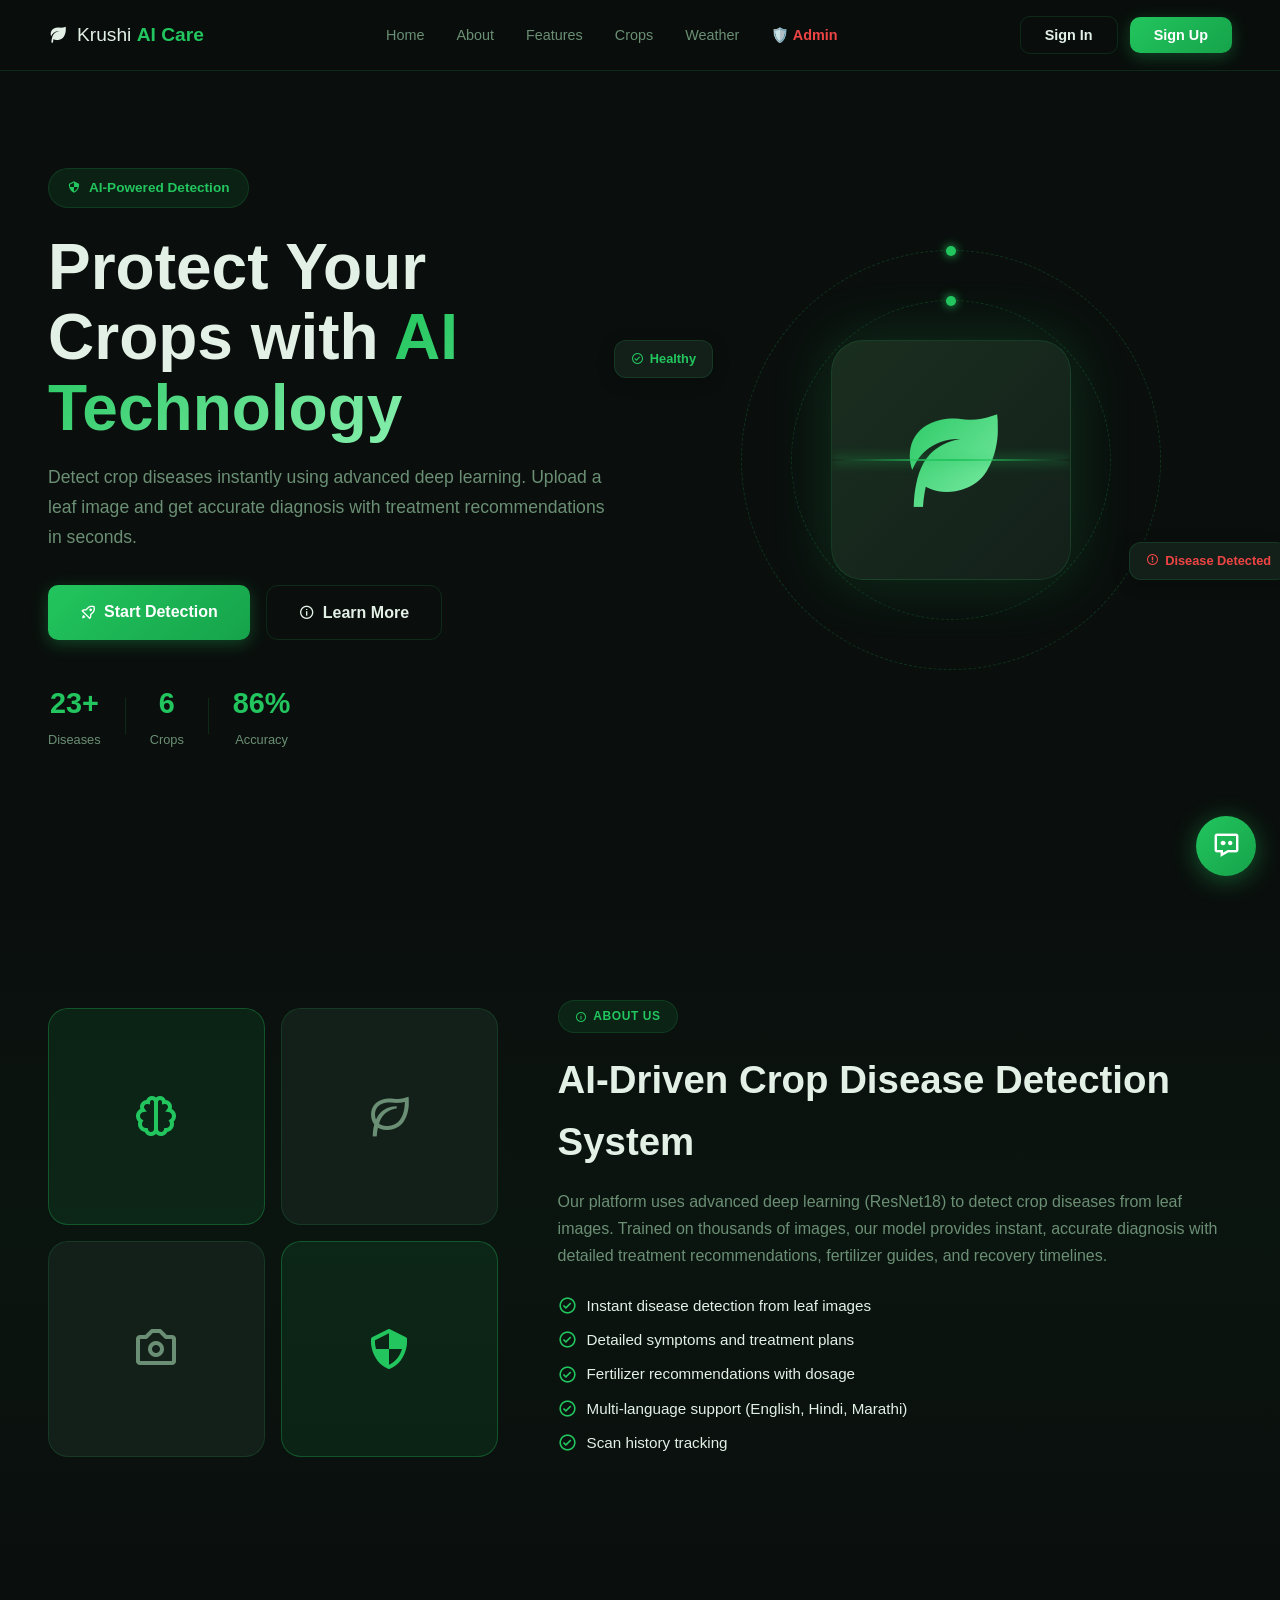
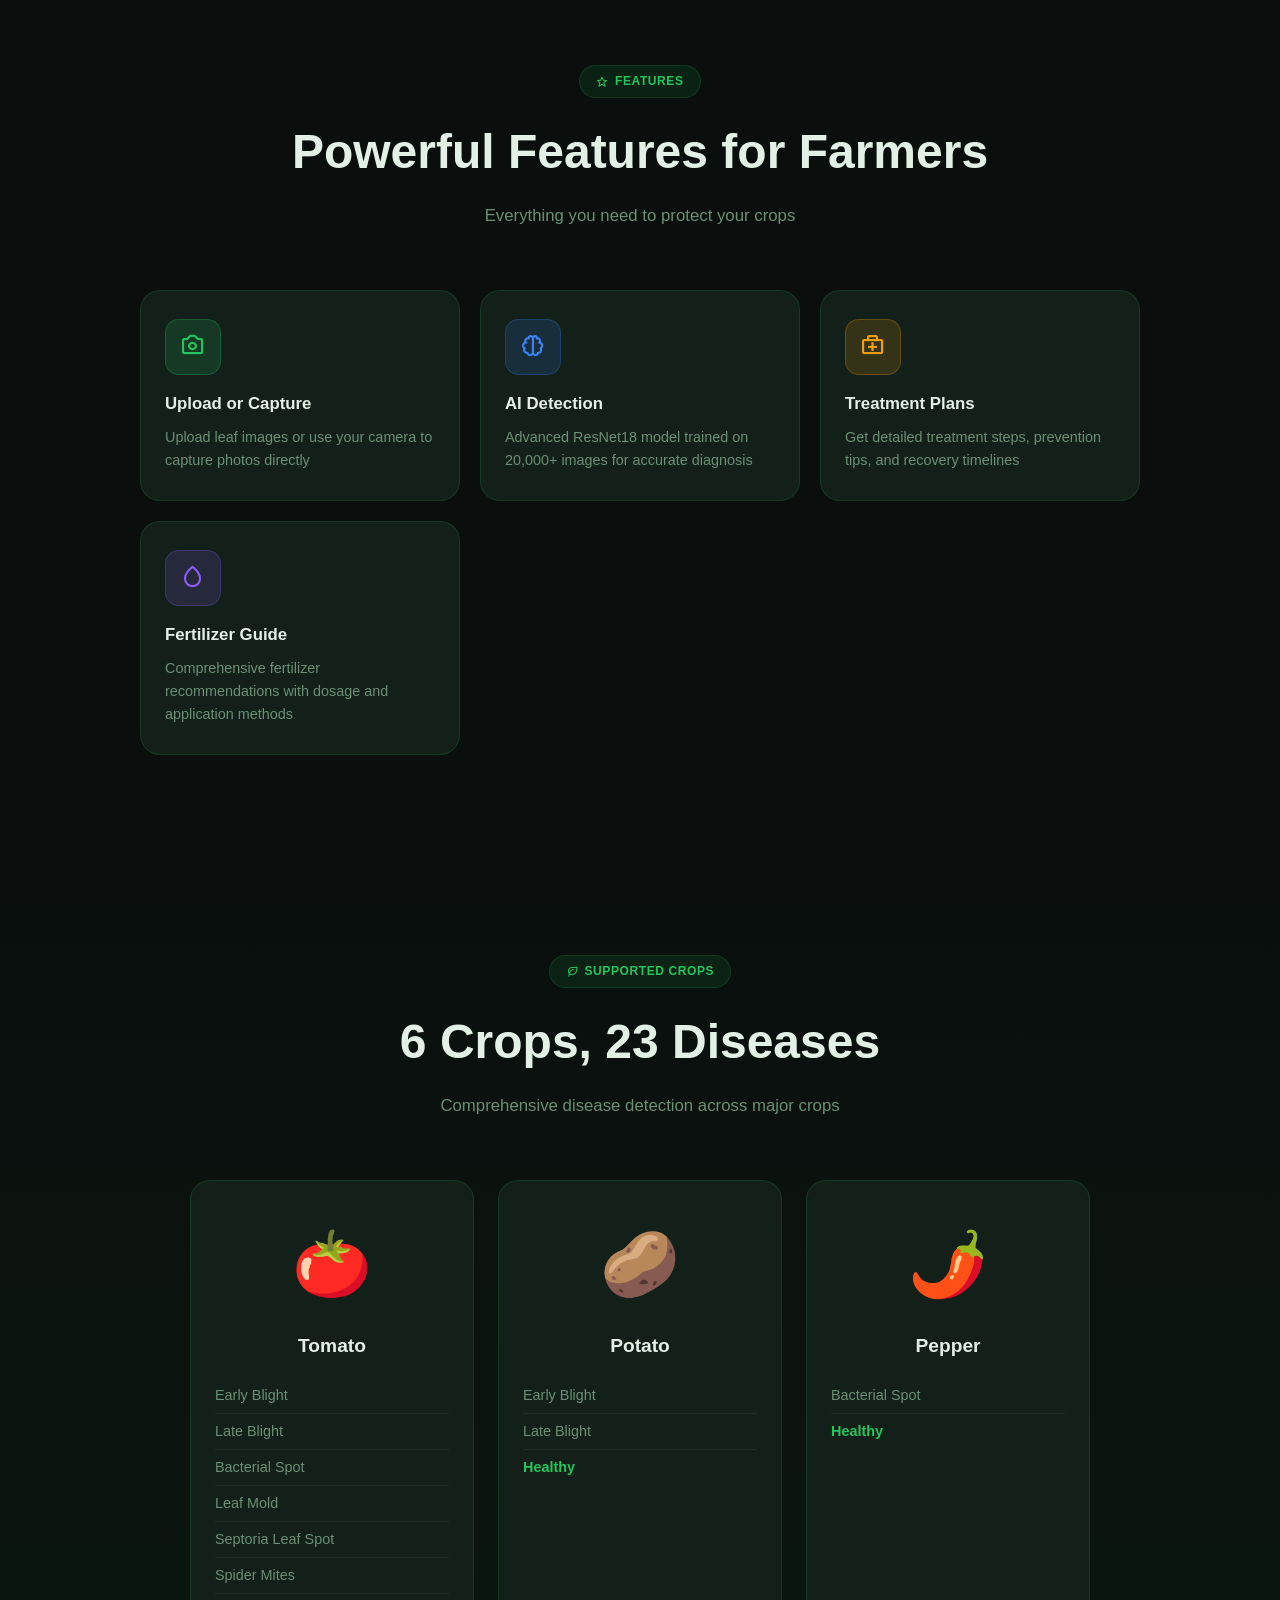
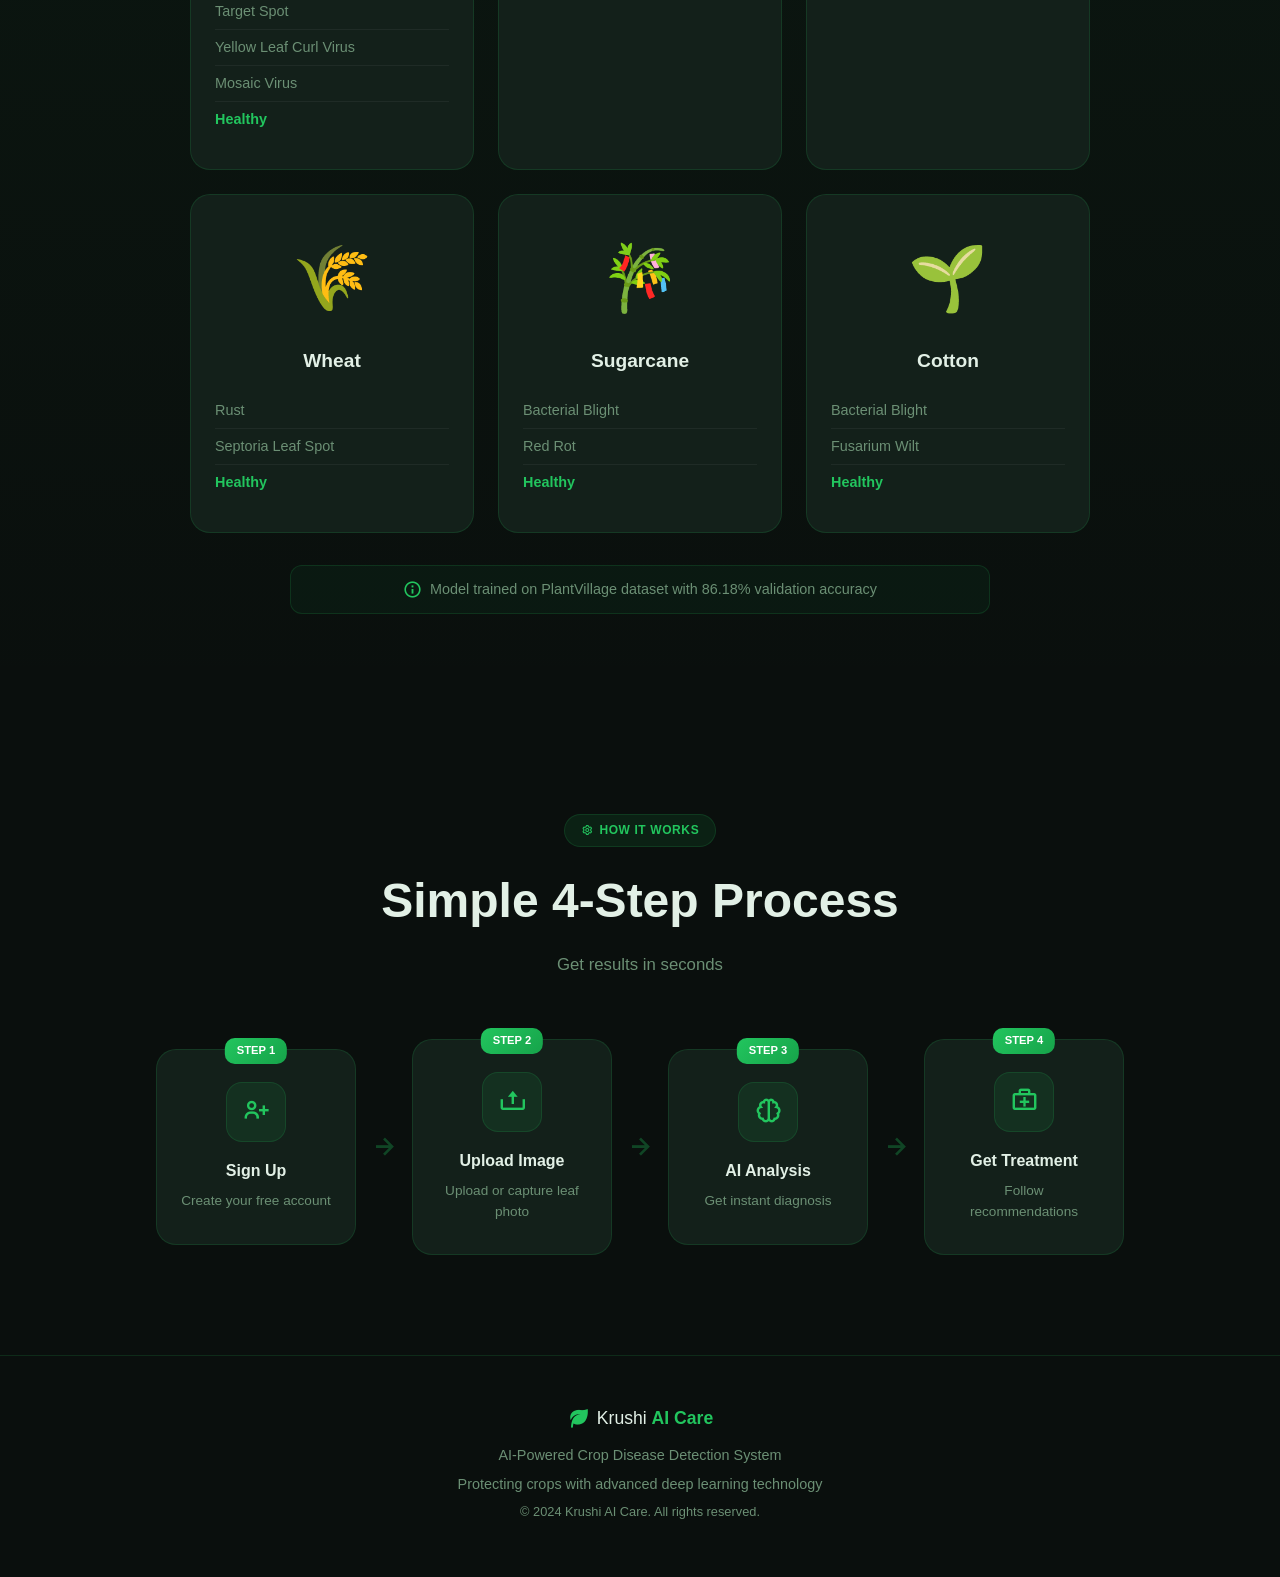
<file: frontend/index.html>
<!DOCTYPE html>
<html lang="en">
<head>
    <meta charset="UTF-8">
    <title>Krushi AI Care</title>
</head>
<body>
    <script>
        // Redirect to landing page (home page with full UI/UX)
        window.location.href = 'landing.html';
    </script>
</body>
</html>
</file>
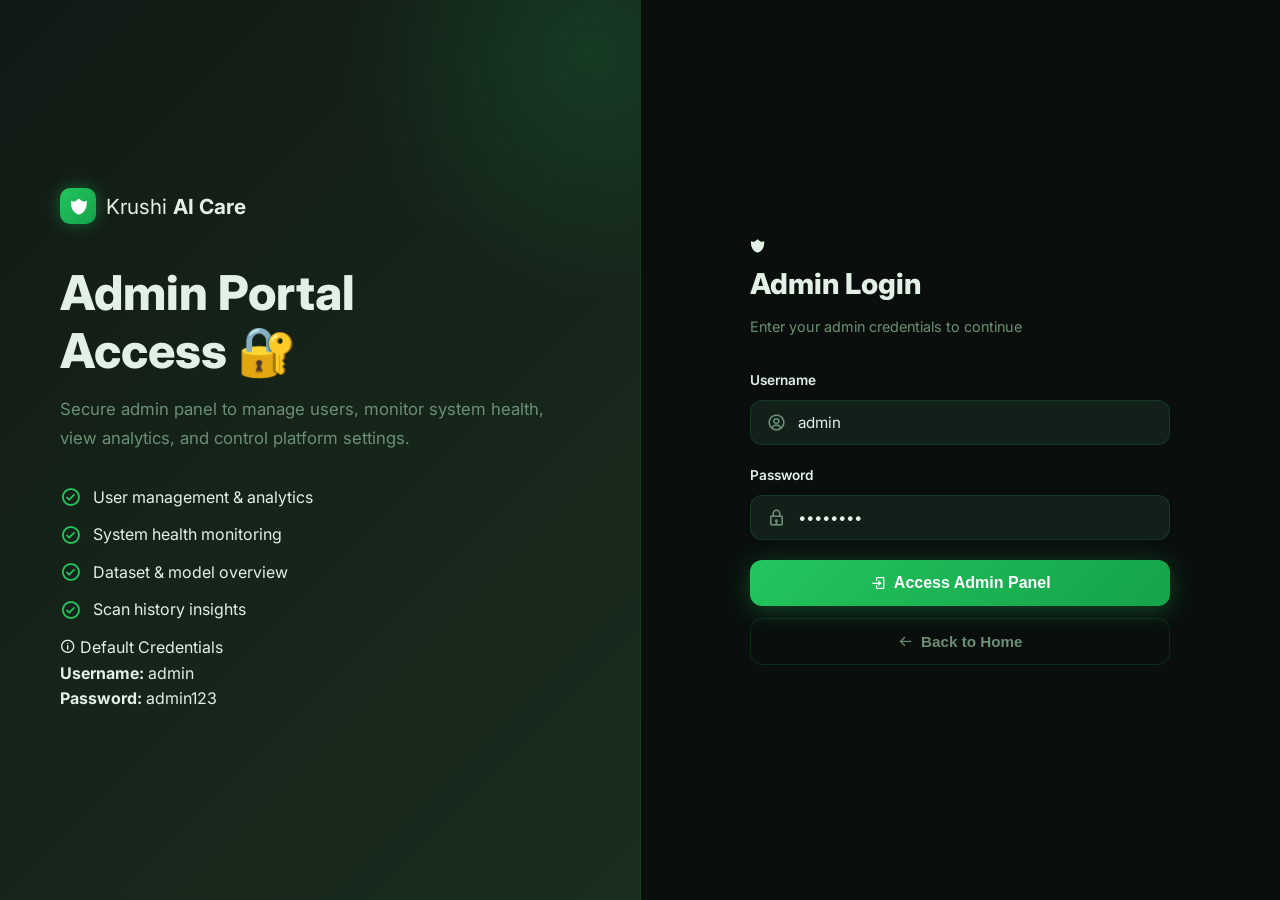
<file: frontend/admin-dashboard.html>
<!DOCTYPE html>
<html lang="en">
<head>
  <meta charset="UTF-8"/>
  <meta name="viewport" content="width=device-width, initial-scale=1.0"/>
  <title>Admin Dashboard — Krushi AI Care</title>
  <link href="https://fonts.googleapis.com/css2?family=Inter:wght@400;500;600;700;800&display=swap" rel="stylesheet"/>
  <link href="https://unpkg.com/boxicons@2.1.4/css/boxicons.min.css" rel="stylesheet"/>
  <link rel="stylesheet" href="common.css"/>
  <link rel="stylesheet" href="dashboard.css"/>
  <link rel="stylesheet" href="admin.css"/>
</head>
<body class="dash-body">

<!-- BG -->
<div class="bg">
  <div class="blob b1"></div>
  <div class="blob b2"></div>
  <div class="blob b3"></div>
</div>

<!-- SIDEBAR -->
<aside class="sidebar admin-sidebar" id="sidebar">
  <div class="side-brand">
    <div class="logo admin-logo"><i class='bx bxs-shield-alt-2'></i></div>
    <span>Admin <b>Panel</b></span>
  </div>
  
  <nav class="side-nav">
    <a href="#" class="side-link active" data-tab="overview">
      <i class='bx bx-grid-alt'></i> Overview
    </a>
    <a href="#" class="side-link" data-tab="users">
      <i class='bx bx-user'></i> Users
    </a>
    <a href="#" class="side-link" data-tab="scans">
      <i class='bx bx-scan'></i> All Scans
    </a>
    <a href="#" class="side-link" data-tab="dataset">
      <i class='bx bxs-data'></i> Dataset Info
    </a>
    <a href="#" class="side-link" data-tab="system">
      <i class='bx bx-server'></i> System Health
    </a>
  </nav>

  <div class="side-user">
    <div class="user-av admin-av">A</div>
    <div class="user-info">
      <strong>Admin</strong>
      <span>Administrator</span>
    </div>
    <button class="logout-btn" onclick="adminLogout()" title="Logout">
      <i class='bx bx-log-out'></i>
    </button>
  </div>
</aside>

<!-- MAIN -->
<main class="dash-main">
  
  <!-- TOPBAR -->
  <div class="topbar">
    <div>
      <h2 id="tabTitle">Overview</h2>
      <p id="tabSub">System statistics and quick insights</p>
    </div>
    <div class="topbar-right">
      <div class="status-badge" id="statusBadge">
        <span class="sdot" id="statusDot"></span>
        <span id="statusText">Checking...</span>
      </div>
      <button class="menu-toggle" onclick="toggleSidebar()">
        <i class='bx bx-menu'></i>
      </button>
    </div>
  </div>

  <!-- TAB: OVERVIEW -->
  <div class="tab-panel" id="tab-overview">
    <div class="stats-grid">
      <div class="stat-card">
        <div class="stat-icon" style="--ic:#4ade80"><i class='bx bx-user'></i></div>
        <div class="stat-info">
          <p class="stat-label">Total Users</p>
          <h3 id="totalUsers">0</h3>
        </div>
      </div>
      <div class="stat-card">
        <div class="stat-icon" style="--ic:#60a5fa"><i class='bx bx-scan'></i></div>
        <div class="stat-info">
          <p class="stat-label">Total Scans</p>
          <h3 id="totalScans">0</h3>
        </div>
      </div>
      <div class="stat-card">
        <div class="stat-icon" style="--ic:#f472b6"><i class='bx bxs-data'></i></div>
        <div class="stat-info">
          <p class="stat-label">Dataset Images</p>
          <h3>23,548</h3>
        </div>
      </div>
      <div class="stat-card">
        <div class="stat-icon" style="--ic:#fb923c"><i class='bx bx-leaf'></i></div>
        <div class="stat-info">
          <p class="stat-label">Supported Crops</p>
          <h3>6</h3>
        </div>
      </div>
    </div>

    <div class="admin-grid">
      <div class="admin-card">
        <h4><i class='bx bx-trending-up'></i> Recent Activity</h4>
        <div id="recentActivity" class="activity-list"></div>
      </div>
      <div class="admin-card">
        <h4><i class='bx bx-pie-chart-alt-2'></i> Disease Distribution</h4>
        <div id="diseaseChart" class="chart-area"></div>
      </div>
    </div>
  </div>

  <!-- TAB: USERS -->
  <div class="tab-panel" id="tab-users" hidden>
    <div class="table-header">
      <p id="userCount" class="table-count"></p>
      <button class="clear-btn" onclick="clearAllUsers()">
        <i class='bx bx-trash'></i> Clear All Users
      </button>
    </div>
    <div class="table-wrap">
      <table class="admin-table">
        <thead>
          <tr>
            <th>Name</th>
            <th>Email</th>
            <th>Scans</th>
            <th>Actions</th>
          </tr>
        </thead>
        <tbody id="usersTable"></tbody>
      </table>
    </div>
    <div id="usersEmpty" class="empty-state" hidden>
      <i class='bx bx-user-x'></i>
      <p>No users registered yet</p>
    </div>
  </div>

  <!-- TAB: SCANS -->
  <div class="tab-panel" id="tab-scans" hidden>
    <div class="table-header">
      <p id="scanCount" class="table-count"></p>
      <button class="clear-btn" onclick="clearAllScans()">
        <i class='bx bx-trash'></i> Clear All Scans
      </button>
    </div>
    <div id="scansList" class="scans-list"></div>
    <div id="scansEmpty" class="empty-state" hidden>
      <i class='bx bx-image-alt'></i>
      <p>No scans performed yet</p>
    </div>
  </div>

  <!-- TAB: DATASET -->
  <div class="tab-panel" id="tab-dataset" hidden>
    <div class="dataset-info">
      <div class="dataset-card">
        <h4><i class='bx bxs-data'></i> Dataset Overview</h4>
        <div class="dataset-stats">
          <div class="ds-row">
            <span>Training Images:</span>
            <strong>18,838</strong>
          </div>
          <div class="ds-row">
            <span>Validation Images:</span>
            <strong>4,710</strong>
          </div>
          <div class="ds-row">
            <span>Total Images:</span>
            <strong>23,548</strong>
          </div>
          <div class="ds-row">
            <span>Disease Classes:</span>
            <strong>23</strong>
          </div>
          <div class="ds-row">
            <span>Supported Crops:</span>
            <strong>6 (Tomato, Potato, Pepper, Wheat, Sugarcane, Cotton)</strong>
          </div>
          <div class="ds-row">
            <span>Model Architecture:</span>
            <strong>ResNet18 (Transfer Learning)</strong>
          </div>
          <div class="ds-row">
            <span>Training Epochs:</span>
            <strong>5</strong>
          </div>
          <div class="ds-row">
            <span>Training Accuracy:</span>
            <strong>85.38%</strong>
          </div>
          <div class="ds-row">
            <span>Validation Accuracy:</span>
            <strong>86.18%</strong>
          </div>
        </div>
      </div>

      <div class="dataset-card">
        <h4><i class='bx bx-leaf'></i> Supported Crops & Diseases</h4>
        <div class="crops-list">
          <div class="crop-item">
            <div class="crop-head">
              <span class="crop-emoji">🍅</span>
              <strong>Tomato</strong>
              <span class="crop-count">10 diseases</span>
            </div>
            <ul class="disease-list">
              <li>Bacterial Spot</li>
              <li>Early Blight</li>
              <li>Late Blight</li>
              <li>Leaf Mold</li>
              <li>Septoria Leaf Spot</li>
              <li>Spider Mites</li>
              <li>Target Spot</li>
              <li>Yellow Leaf Curl Virus</li>
              <li>Mosaic Virus</li>
              <li class="healthy">Healthy ✓</li>
            </ul>
          </div>
          <div class="crop-item">
            <div class="crop-head">
              <span class="crop-emoji">🥔</span>
              <strong>Potato</strong>
              <span class="crop-count">3 diseases</span>
            </div>
            <ul class="disease-list">
              <li>Early Blight</li>
              <li>Late Blight</li>
              <li class="healthy">Healthy ✓</li>
            </ul>
          </div>
          <div class="crop-item">
            <div class="crop-head">
              <span class="crop-emoji">🫑</span>
              <strong>Pepper (Bell)</strong>
              <span class="crop-count">2 diseases</span>
            </div>
            <ul class="disease-list">
              <li>Bacterial Spot</li>
              <li class="healthy">Healthy ✓</li>
            </ul>
          </div>
          <div class="crop-item">
            <div class="crop-head">
              <span class="crop-emoji">🌾</span>
              <strong>Wheat</strong>
              <span class="crop-count">3 diseases</span>
            </div>
            <ul class="disease-list">
              <li>Rust</li>
              <li>Septoria Leaf Spot</li>
              <li class="healthy">Healthy ✓</li>
            </ul>
          </div>
          <div class="crop-item">
            <div class="crop-head">
              <span class="crop-emoji">🎋</span>
              <strong>Sugarcane</strong>
              <span class="crop-count">3 diseases</span>
            </div>
            <ul class="disease-list">
              <li>Bacterial Blight</li>
              <li>Red Rot</li>
              <li class="healthy">Healthy ✓</li>
            </ul>
          </div>
          <div class="crop-item">
            <div class="crop-head">
              <span class="crop-emoji">☁️</span>
              <strong>Cotton</strong>
              <span class="crop-count">3 diseases</span>
            </div>
            <ul class="disease-list">
              <li>Bacterial Blight</li>
              <li>Fusarium Wilt</li>
              <li class="healthy">Healthy ✓</li>
            </ul>
          </div>
        </div>
      </div>
    </div>
  </div>

  <!-- TAB: SYSTEM -->
  <div class="tab-panel" id="tab-system" hidden>
    <div class="system-grid">
      <div class="system-card">
        <div class="sys-header">
          <h4><i class='bx bx-server'></i> Backend Status</h4>
          <span class="sys-badge" id="backendStatus">Checking...</span>
        </div>
        <div class="sys-info">
          <div class="sys-row">
            <span>API Endpoint:</span>
            <code>http://localhost:8000</code>
          </div>
          <div class="sys-row">
            <span>Model Status:</span>
            <strong id="modelStatus">Checking...</strong>
          </div>
          <div class="sys-row">
            <span>Framework:</span>
            <strong>Flask + PyTorch</strong>
          </div>
        </div>
      </div>

      <div class="system-card">
        <div class="sys-header">
          <h4><i class='bx bx-chip'></i> Model Information</h4>
        </div>
        <div class="sys-info">
          <div class="sys-row">
            <span>Architecture:</span>
            <strong>ResNet18 (Transfer Learning)</strong>
          </div>
          <div class="sys-row">
            <span>Input Size:</span>
            <strong>224x224 RGB</strong>
          </div>
          <div class="sys-row">
            <span>Output Classes:</span>
            <strong>23</strong>
          </div>
          <div class="sys-row">
            <span>Model File:</span>
            <code>crop_disease_model.pth</code>
          </div>
        </div>
      </div>

      <div class="system-card">
        <div class="sys-header">
          <h4><i class='bx bx-data'></i> Storage Information</h4>
        </div>
        <div class="sys-info">
          <div class="sys-row">
            <span>Users Data:</span>
            <strong id="usersStorage">0 KB</strong>
          </div>
          <div class="sys-row">
            <span>Scan History:</span>
            <strong id="scansStorage">0 KB</strong>
          </div>
          <div class="sys-row">
            <span>Total LocalStorage:</span>
            <strong id="totalStorage">0 KB</strong>
          </div>
        </div>
      </div>
    </div>
  </div>

</main>

<script src="admin-dashboard.js"></script>
</body>
</html>
</file>
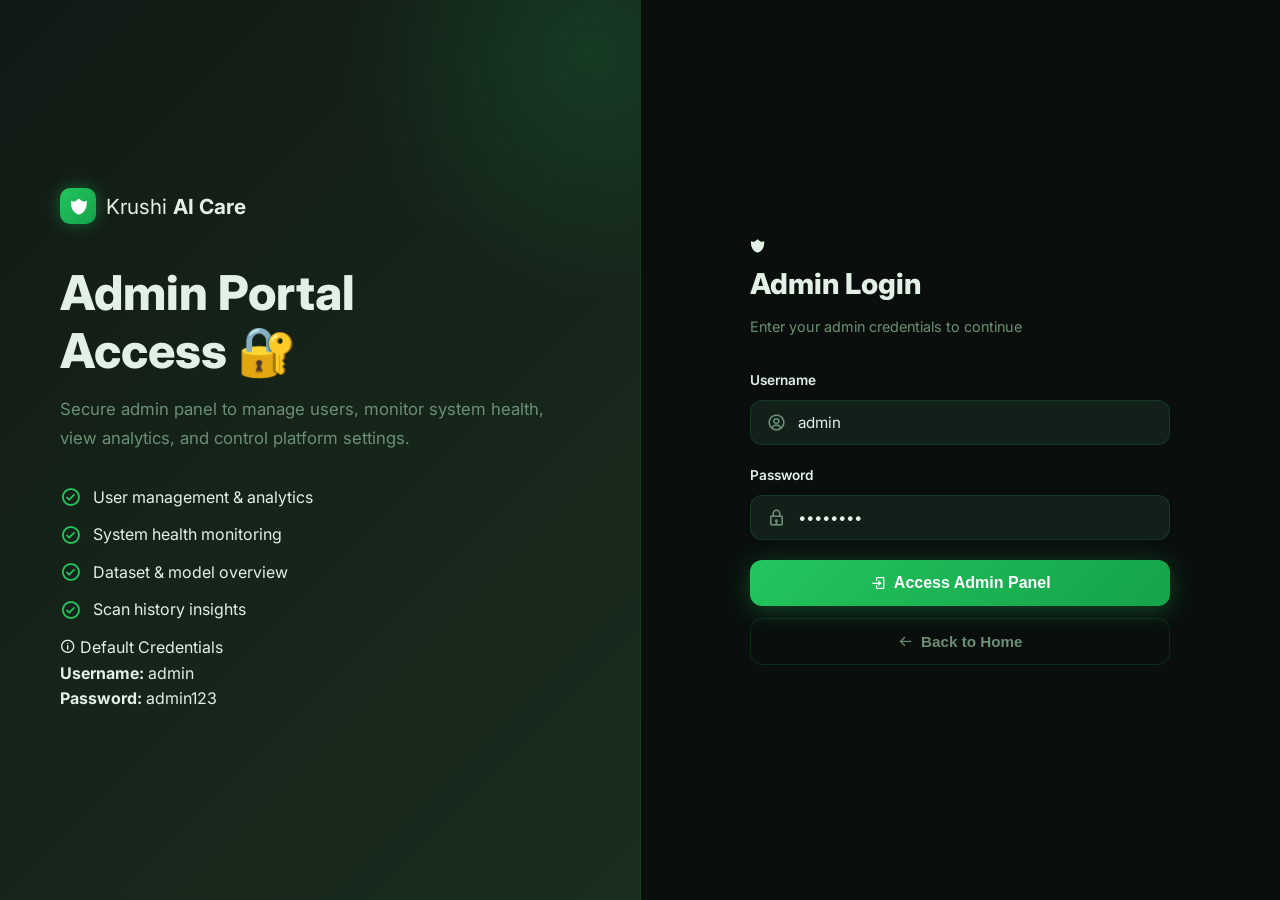
<file: frontend/admin-login.html>
<!DOCTYPE html>
<html lang="en">
<head>
  <meta charset="UTF-8"/>
  <meta name="viewport" content="width=device-width, initial-scale=1.0"/>
  <title>Admin Login — Krushi AI Care</title>
  <link href="https://fonts.googleapis.com/css2?family=Inter:wght@400;500;600;700;800&display=swap" rel="stylesheet"/>
  <link href="https://unpkg.com/boxicons@2.1.4/css/boxicons.min.css" rel="stylesheet"/>
  <link rel="stylesheet" href="common.css"/>
  <link rel="stylesheet" href="landing.css"/>
</head>
<body>

<!-- BG -->
<div class="bg">
  <div class="blob b1"></div>
  <div class="blob b2"></div>
  <div class="blob b3"></div>
</div>

<!-- ADMIN LOGIN PAGE -->
<div class="auth-page" style="display:flex">
  <div class="auth-left">
    <div class="auth-brand">
      <div class="logo"><i class='bx bxs-shield-alt-2'></i></div>
      <span>Krushi <b>AI Care</b></span>
    </div>
    <h2>Admin Portal<br>Access 🔐</h2>
    <p>Secure admin panel to manage users, monitor system health, view analytics, and control platform settings.</p>
    <ul class="auth-perks">
      <li><i class='bx bx-check-circle'></i> User management & analytics</li>
      <li><i class='bx bx-check-circle'></i> System health monitoring</li>
      <li><i class='bx bx-check-circle'></i> Dataset & model overview</li>
      <li><i class='bx bx-check-circle'></i> Scan history insights</li>
    </ul>
    <div class="admin-creds">
      <p class="creds-title"><i class='bx bx-info-circle'></i> Default Credentials</p>
      <p><strong>Username:</strong> admin</p>
      <p><strong>Password:</strong> admin123</p>
    </div>
  </div>
  <div class="auth-right">
    <div class="auth-box">
      <div class="admin-shield">
        <i class='bx bxs-shield-alt-2'></i>
      </div>
      <h3>Admin Login</h3>
      <p class="auth-sub">Enter your admin credentials to continue</p>
      <div class="field">
        <label>Username</label>
        <div class="input-row">
          <i class='bx bx-user-circle'></i>
          <input type="text" id="admin-user" placeholder="admin" value="admin"/>
        </div>
      </div>
      <div class="field">
        <label>Password</label>
        <div class="input-row">
          <i class='bx bx-lock'></i>
          <input type="password" id="admin-pass" placeholder="••••••••" value="admin123"/>
        </div>
      </div>
      <div class="err" id="admin-err"></div>
      <button class="btn-auth" onclick="doAdminLogin()">
        <i class='bx bx-log-in'></i> Access Admin Panel
      </button>
      <button class="btn-back" onclick="window.location.href='index.html'">
        <i class='bx bx-arrow-back'></i> Back to Home
      </button>
    </div>
  </div>
</div>

<script>
// Redirect if already logged in as admin (must run immediately)
const adminSession = localStorage.getItem('kac_admin_session');
if (adminSession) {
  window.location.href = 'admin-dashboard.html';
}

// Default admin credentials
const ADMIN_USER = 'admin';
const ADMIN_PASS = 'admin123';

function doAdminLogin() {
  const user = document.getElementById('admin-user').value.trim();
  const pass = document.getElementById('admin-pass').value;
  const err = document.getElementById('admin-err');

  if (!user || !pass) {
    err.textContent = 'All fields are required.';
    return;
  }

  if (user !== ADMIN_USER || pass !== ADMIN_PASS) {
    err.textContent = 'Invalid admin credentials.';
    return;
  }

  // Set admin session
  localStorage.setItem('kac_admin_session', JSON.stringify({ user, loginTime: new Date().toISOString() }));
  window.location.href = 'admin-dashboard.html';
}

// Enter key support
document.addEventListener('keydown', e => {
  if (e.key === 'Enter') doAdminLogin();
});
</script>
</body>
</html>
</file>
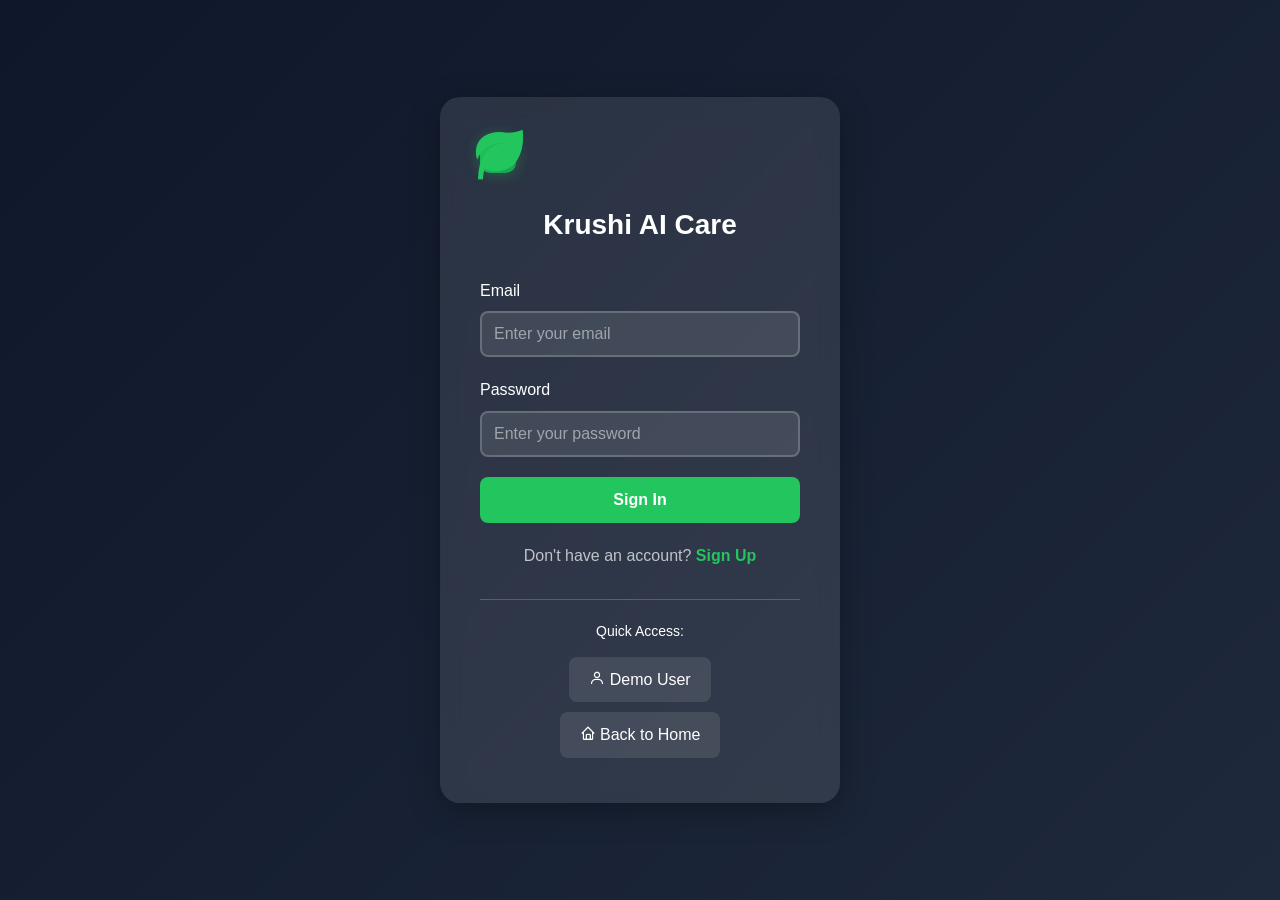
<file: frontend/auth.html>
<!DOCTYPE html>
<html lang="en">
<head>
  <meta charset="UTF-8">
  <meta name="viewport" content="width=device-width, initial-scale=1.0">
  <title>Krushi AI Care - Crop Disease Detection</title>
  <link href="https://unpkg.com/boxicons@2.1.4/css/boxicons.min.css" rel="stylesheet"/>
  <link rel="stylesheet" href="common.css"/>
  <script src="translations.js"></script>
  <style>
    body {
      margin: 0;
      font-family: 'Inter', sans-serif;
      background: linear-gradient(135deg, #0f172a 0%, #1e293b 100%);
      min-height: 100vh;
      display: flex;
      align-items: center;
      justify-content: center;
      color: white;
    }
    .container {
      max-width: 400px;
      width: 90%;
      background: rgba(255, 255, 255, 0.1);
      backdrop-filter: blur(10px);
      border-radius: 20px;
      padding: 40px;
      box-shadow: 0 8px 32px rgba(0, 0, 0, 0.3);
    }
    .logo {
      text-align: center;
      margin-bottom: 30px;
    }
    .logo i {
      font-size: 60px;
      color: #22c55e;
    }
    h1 {
      text-align: center;
      margin: 10px 0 30px;
      font-size: 28px;
    }
    .form-group {
      margin-bottom: 20px;
    }
    label {
      display: block;
      margin-bottom: 8px;
      font-weight: 500;
    }
    input {
      width: 100%;
      padding: 12px;
      border: 2px solid rgba(255, 255, 255, 0.2);
      border-radius: 8px;
      background: rgba(255, 255, 255, 0.1);
      color: white;
      font-size: 16px;
      box-sizing: border-box;
    }
    input:focus {
      outline: none;
      border-color: #22c55e;
    }
    input::placeholder {
      color: rgba(255, 255, 255, 0.5);
    }
    .btn {
      width: 100%;
      padding: 14px;
      background: #22c55e;
      color: white;
      border: none;
      border-radius: 8px;
      font-size: 16px;
      font-weight: 600;
      cursor: pointer;
      transition: all 0.3s;
    }
    .btn:hover {
      background: #16a34a;
      transform: translateY(-2px);
    }
    .toggle {
      text-align: center;
      margin-top: 20px;
      color: rgba(255, 255, 255, 0.7);
    }
    .toggle a {
      color: #22c55e;
      text-decoration: none;
      font-weight: 600;
    }
    .toggle a:hover {
      text-decoration: underline;
    }
    .quick-access {
      text-align: center;
      margin-top: 30px;
      padding-top: 20px;
      border-top: 1px solid rgba(255, 255, 255, 0.2);
    }
    .quick-btn {
      display: inline-block;
      padding: 10px 20px;
      background: rgba(255, 255, 255, 0.1);
      color: white;
      text-decoration: none;
      border-radius: 8px;
      margin: 5px;
      transition: all 0.3s;
    }
    .quick-btn:hover {
      background: rgba(255, 255, 255, 0.2);
    }
    #signUpForm {
      display: none;
    }
  </style>
</head>
<body>
  <div class="container">
    <div class="logo">
      <i class='bx bxs-leaf'></i>
    </div>
    <h1>Krushi AI Care</h1>
    
    <!-- Sign In Form -->
    <form id="signInForm">
      <div class="form-group">
        <label>Email</label>
        <input type="email" id="signInEmail" placeholder="Enter your email" required>
      </div>
      <div class="form-group">
        <label>Password</label>
        <input type="password" id="signInPassword" placeholder="Enter your password" required>
      </div>
      <button type="submit" class="btn">Sign In</button>
      <div class="toggle">
        Don't have an account? <a href="#" onclick="toggleForms(); return false;">Sign Up</a>
      </div>
    </form>

    <!-- Sign Up Form -->
    <form id="signUpForm">
      <div class="form-group">
        <label>Full Name</label>
        <input type="text" id="signUpName" placeholder="Enter your name" required>
      </div>
      <div class="form-group">
        <label>Email</label>
        <input type="email" id="signUpEmail" placeholder="Enter your email" required>
      </div>
      <div class="form-group">
        <label>Password</label>
        <input type="password" id="signUpPassword" placeholder="Create a password" required>
      </div>
      <button type="submit" class="btn">Sign Up</button>
      <div class="toggle">
        Already have an account? <a href="#" onclick="toggleForms(); return false;">Sign In</a>
      </div>
    </form>

    <!-- Quick Access -->
    <div class="quick-access">
      <p style="margin-bottom: 10px; font-size: 14px;">Quick Access:</p>
      <a href="#" onclick="quickSignIn(); return false;" class="quick-btn">
        <i class='bx bx-user'></i> Demo User
      </a>
      <a href="landing.html" class="quick-btn">
        <i class='bx bx-home'></i> Back to Home
      </a>
    </div>
  </div>

  <script>
    // Auth Guard: Check if already logged in
    const session = JSON.parse(localStorage.getItem('kac_session') || 'null');
    if (session) {
      window.location.href = 'dashboard.html';
    }

    // Toggle between sign in and sign up
    function toggleForms() {
      const signInForm = document.getElementById('signInForm');
      const signUpForm = document.getElementById('signUpForm');
      
      if (signInForm.style.display === 'none') {
        signInForm.style.display = 'block';
        signUpForm.style.display = 'none';
      } else {
        signInForm.style.display = 'none';
        signUpForm.style.display = 'block';
      }
    }

    // Quick sign in with demo user
    function quickSignIn() {
      const session = {
        email: 'demo@krishiaicare.com',
        name: 'Demo User'
      };
      localStorage.setItem('kac_session', JSON.stringify(session));
      window.location.href = 'dashboard.html';
    }

    // Sign In
    document.getElementById('signInForm').addEventListener('submit', function(e) {
      e.preventDefault();
      
      const email = document.getElementById('signInEmail').value;
      const password = document.getElementById('signInPassword').value;
      
      const users = JSON.parse(localStorage.getItem('kac_users') || '[]');
      const user = users.find(u => u.email === email && u.password === password);
      
      if (user) {
        const session = {
          email: user.email,
          name: user.name
        };
        localStorage.setItem('kac_session', JSON.stringify(session));
        window.location.href = 'dashboard.html';
      } else {
        alert('Invalid email or password!');
      }
    });

    // Sign Up
    document.getElementById('signUpForm').addEventListener('submit', function(e) {
      e.preventDefault();
      
      const name = document.getElementById('signUpName').value;
      const email = document.getElementById('signUpEmail').value;
      const password = document.getElementById('signUpPassword').value;
      
      const users = JSON.parse(localStorage.getItem('kac_users') || '[]');
      
      // Check if user already exists
      if (users.find(u => u.email === email)) {
        alert('User already exists! Please sign in.');
        return;
      }
      
      // Add new user
      users.push({ name, email, password });
      localStorage.setItem('kac_users', JSON.stringify(users));
      
      // Auto sign in
      const session = { email, name };
      localStorage.setItem('kac_session', JSON.stringify(session));
      window.location.href = 'dashboard.html';
    });
  </script>
</body>
</html>
</file>
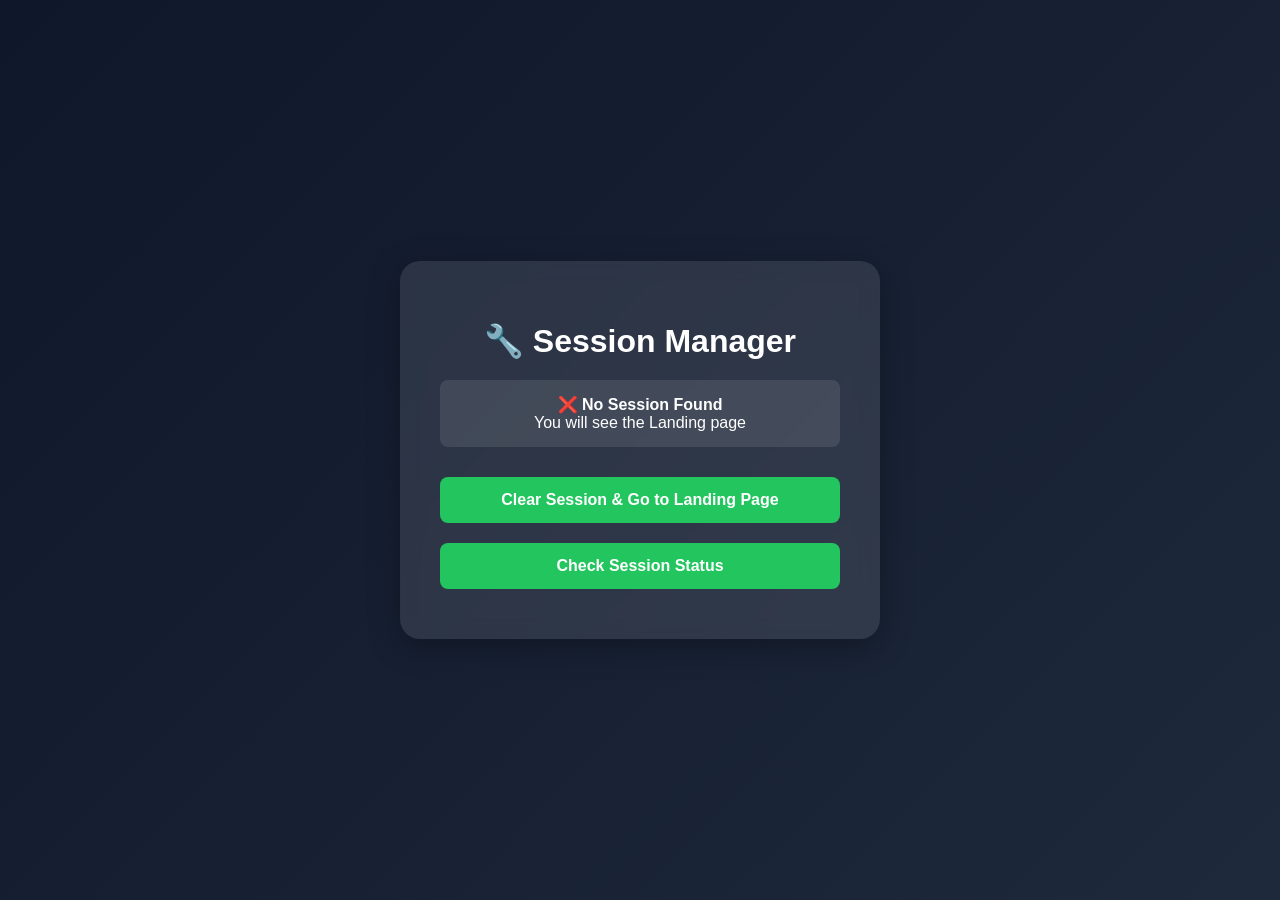
<file: frontend/clear-session.html>
<!DOCTYPE html>
<html lang="en">
<head>
    <meta charset="UTF-8">
    <meta name="viewport" content="width=device-width, initial-scale=1.0">
    <title>Clear Session - Krushi AI Care</title>
    <style>
        body {
            margin: 0;
            font-family: 'Inter', sans-serif;
            background: linear-gradient(135deg, #0f172a 0%, #1e293b 100%);
            min-height: 100vh;
            display: flex;
            align-items: center;
            justify-content: center;
            color: white;
        }
        .container {
            max-width: 400px;
            width: 90%;
            background: rgba(255, 255, 255, 0.1);
            backdrop-filter: blur(10px);
            border-radius: 20px;
            padding: 40px;
            text-align: center;
            box-shadow: 0 8px 32px rgba(0, 0, 0, 0.3);
        }
        h1 { margin-bottom: 20px; }
        .btn {
            width: 100%;
            padding: 14px;
            background: #22c55e;
            color: white;
            border: none;
            border-radius: 8px;
            font-size: 16px;
            font-weight: 600;
            cursor: pointer;
            margin: 10px 0;
        }
        .btn:hover { background: #16a34a; }
        .status {
            margin: 20px 0;
            padding: 15px;
            background: rgba(255, 255, 255, 0.1);
            border-radius: 8px;
        }
    </style>
</head>
<body>
    <div class="container">
        <h1>🔧 Session Manager</h1>
        <div class="status" id="status">
            Checking session...
        </div>
        <button class="btn" onclick="clearAndRedirect()">Clear Session & Go to Landing Page</button>
        <button class="btn" onclick="checkStatus()">Check Session Status</button>
    </div>

    <script>
        function checkStatus() {
            const session = localStorage.getItem('kac_session');
            const statusDiv = document.getElementById('status');
            
            if (session) {
                const parsed = JSON.parse(session);
                statusDiv.innerHTML = `
                    <strong>✅ Session Found</strong><br>
                    User: ${parsed.name}<br>
                    Email: ${parsed.email}
                `;
            } else {
                statusDiv.innerHTML = '<strong>❌ No Session Found</strong><br>You will see the Landing page';
            }
        }

        function clearAndRedirect() {
            localStorage.removeItem('kac_session');
            document.getElementById('status').innerHTML = '<strong>✅ Session Cleared!</strong><br>Redirecting...';
            setTimeout(() => {
                window.location.href = 'landing.html';
            }, 1000);
        }

        // Check on load
        checkStatus();
    </script>
</body>
</html>
</file>
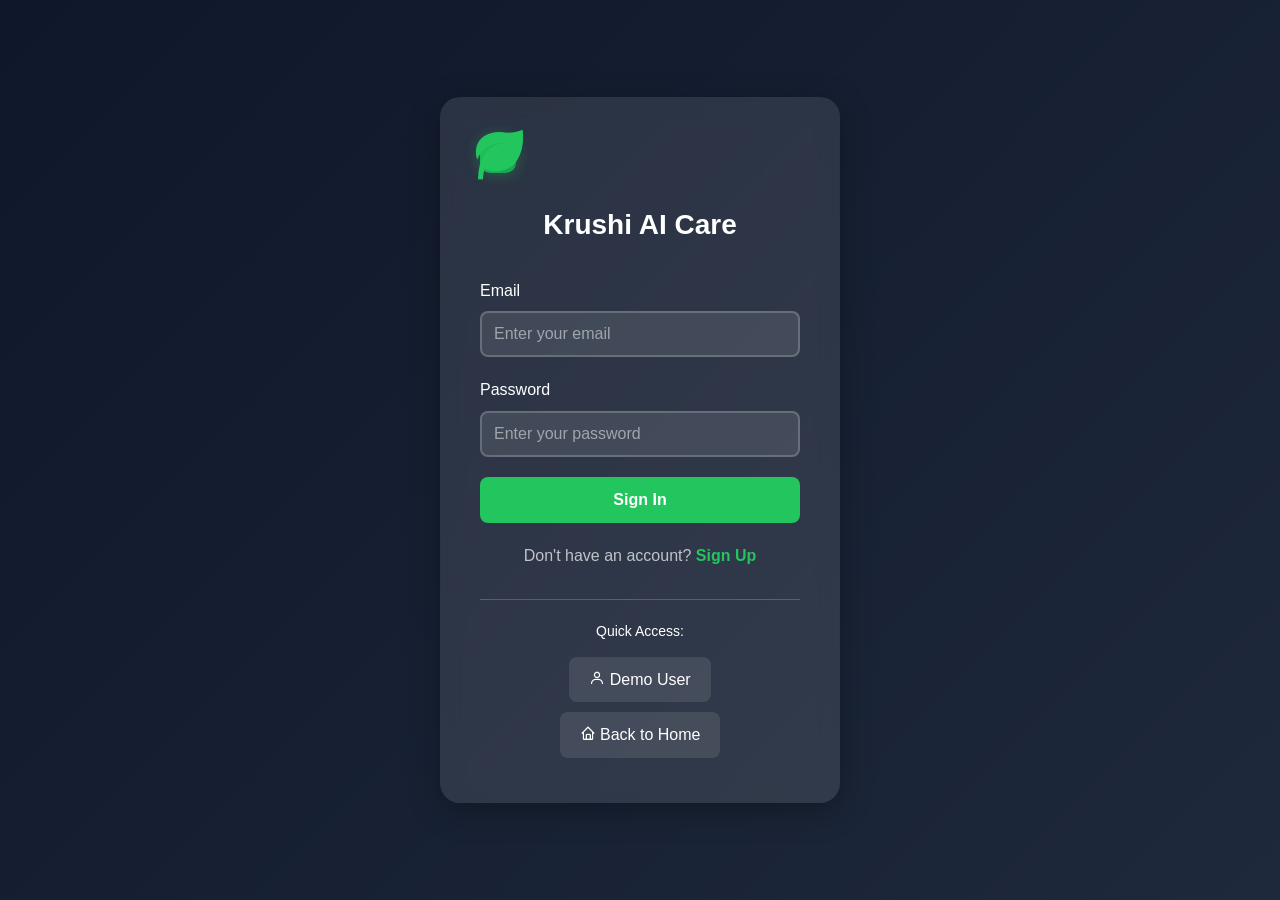
<file: frontend/dashboard.html>
<!DOCTYPE html>
<html lang="en">
<head>
  <meta charset="UTF-8"/>
  <meta name="viewport" content="width=device-width, initial-scale=1.0"/>
  <title>Dashboard — Krushi AI Care</title>
  <link href="https://fonts.googleapis.com/css2?family=Inter:wght@400;500;600;700;800&display=swap" rel="stylesheet"/>
  <link href="https://unpkg.com/boxicons@2.1.4/css/boxicons.min.css" rel="stylesheet"/>
  <link rel="stylesheet" href="common.css"/>
  <link rel="stylesheet" href="dashboard.css"/>
  <link rel="stylesheet" href="chatbot.css"/>
  <script src="translations.js"></script>
  <script src="fertilizer-data.js"></script>
</head>
<body class="dash-body">

<!-- BG -->
<div class="bg">
  <div class="blob b1"></div>
  <div class="blob b2"></div>
  <div class="blob b3"></div>
</div>

<!-- SIDEBAR -->
<aside class="sidebar" id="sidebar">
  <div class="side-brand">
    <div class="logo"><i class='bx bxs-leaf'></i></div>
    <span>Krushi <b>AI Care</b></span>
  </div>
  
  <nav class="side-nav">
    <a href="#" class="side-link active" data-tab="detect">
      <i class='bx bx-scan'></i> <span data-i18n="detectDisease">Detect Disease</span>
    </a>
    <a href="#" class="side-link" data-tab="history">
      <i class='bx bx-history'></i> <span data-i18n="scanHistory">Scan History</span>
    </a>
    <a href="#" class="side-link" data-tab="fertilizer">
      <i class='bx bxs-flask'></i> <span data-i18n="fertilizerRecommendation">Fertilizer Guide</span>
    </a>
    <a href="#" class="side-link" data-tab="crops">
      <i class='bx bxs-leaf'></i> <span data-i18n="supportedCrops">Supported Crops</span>
    </a>
    <a href="weather.html" class="side-link">
      <i class='bx bx-cloud'></i> <span>Weather</span>
    </a>
  </nav>

  <div class="side-user">
    <div class="user-av" id="userAv">A</div>
    <div class="user-info">
      <strong id="userName">User</strong>
      <span id="userEmail">user@email.com</span>
    </div>
    <button class="logout-btn" onclick="logout()" title="Logout">
      <i class='bx bx-log-out'></i>
    </button>
  </div>
</aside>

<!-- MAIN -->
<main class="dash-main">
  
  <!-- TOPBAR -->
  <div class="topbar">
    <div>
      <h2 id="tabTitle" data-i18n="detectDisease">Detect Disease</h2>
      <p id="tabSub" data-i18n="uploadSubtitle">Upload a leaf image to get instant diagnosis</p>
    </div>
    <div class="topbar-right">
      <div class="lang-switcher">
        <button class="lang-btn" onclick="setLanguage('en')" id="lang-en">EN</button>
        <button class="lang-btn" onclick="setLanguage('hi')" id="lang-hi">हिं</button>
        <button class="lang-btn" onclick="setLanguage('mr')" id="lang-mr">मर</button>
      </div>
      <div class="status-badge" id="statusBadge">
        <span class="sdot" id="statusDot"></span>
        <span id="statusText" data-i18n="checking">Checking...</span>
      </div>
      <button class="menu-toggle" onclick="toggleSidebar()">
        <i class='bx bx-menu'></i>
      </button>
    </div>
  </div>

  <!-- TAB: DETECT -->
  <div class="tab-panel" id="tab-detect">
    <div class="detect-card">
      
      <!-- Upload Options -->
      <div class="upload-options">
        <button class="option-btn active" id="uploadBtn" onclick="switchMode('upload')">
          <i class='bx bx-cloud-upload'></i> <span data-i18n="uploadImage">Upload Image</span>
        </button>
        <button class="option-btn" id="cameraBtn" onclick="switchMode('camera')">
          <i class='bx bx-camera'></i> <span data-i18n="liveCamera">Live Camera</span>
        </button>
      </div>

      <!-- Upload Mode -->
      <div class="upload-zone" id="uploadZone">
        <input type="file" id="fileInput" accept="image/*" hidden/>
        <div class="upload-empty" id="uploadEmpty">
          <div class="upload-icon"><i class='bx bx-cloud-upload'></i></div>
          <p class="upload-title" data-i18n="dropImage">Drop your leaf image here</p>
          <p class="upload-sub"><span data-i18n="browseFiles">browse files</span> · <span data-i18n="jpgPngSupported">JPG, PNG supported</span></p>
          <p class="upload-warn"><i class='bx bx-info-circle'></i> <span data-i18n="onlySupported">⚠️ AI model currently supports disease detection for Tomato, Potato, and Pepper only. Information for Wheat, Sugarcane, and Cotton is available in the Fertilizer Guide section.</span></p>
        </div>
        <div class="upload-img" id="uploadImg" hidden>
          <img id="previewImg" src="" alt="preview"/>
          <div class="img-overlay">
            <i class='bx bx-refresh'></i> <span data-i18n="changeImage">Change Image</span>
          </div>
        </div>
      </div>

      <!-- Camera Mode -->
      <div class="camera-zone" id="cameraZone" hidden>
        <video id="cameraVideo" autoplay playsinline></video>
        <canvas id="cameraCanvas" hidden></canvas>
        <div class="camera-controls">
          <button class="camera-capture" id="captureBtn" onclick="capturePhoto()">
            <i class='bx bx-camera'></i> <span data-i18n="capturePhoto">Capture Photo</span>
          </button>
          <button class="camera-stop" onclick="stopCamera()">
            <i class='bx bx-x'></i> <span data-i18n="stopCamera">Stop Camera</span>
          </button>
        </div>
      </div>

      <!-- Analyze Button -->
      <button class="analyze-btn" id="analyzeBtn" disabled>
        <span class="btn-txt"><i class='bx bx-analyse'></i> <span data-i18n="analyzeDisease">Analyze Disease</span></span>
        <span class="btn-load" hidden><i class='bx bx-loader-alt bx-spin'></i> <span data-i18n="analyzing">Analyzing...</span></span>
      </button>

      <!-- Result -->
      <div class="result-box" id="resultBox" hidden>
        <div class="result-head">
          <div class="result-ico" id="resultIco">
            <i class='bx bx-shield-quarter'></i>
          </div>
          <div>
            <p class="result-lbl" data-i18n="detectedDisease">Detected Disease</p>
            <h3 id="diseaseName"></h3>
          </div>
        </div>
        <div class="result-conf">
          <div class="conf-row">
            <span data-i18n="confidence">Confidence</span>
            <strong id="confText"></strong>
          </div>
          <div class="conf-bg">
            <div class="conf-fill" id="confFill"></div>
          </div>
        </div>
        
        <div class="result-section" id="symptomsSection">
          <div class="section-title">
            <i class='bx bx-error-circle'></i> <span data-i18n="commonSymptoms">Common Symptoms</span>
          </div>
          <ul class="symptom-list" id="symptomsList"></ul>
        </div>

        <div class="result-section" id="treatmentSection">
          <div class="section-title">
            <i class='bx bx-plus-medical'></i> <span data-i18n="recommendedTreatment">Recommended Treatment</span>
          </div>
          <ol class="treatment-steps" id="treatmentSteps"></ol>
        </div>

        <div class="result-section" id="preventionSection">
          <div class="section-title">
            <i class='bx bx-shield-check'></i> <span data-i18n="preventionTips">Prevention Tips</span>
          </div>
          <ul class="prevention-list" id="preventionList"></ul>
        </div>

        <div class="result-section" id="fertilizerSection">
          <div class="section-title">
            <i class='bx bxs-flask'></i> <span data-i18n="fertilizerGuide">Fertilizer Guide</span>
          </div>
          <div class="fertilizer-guide">
            <div class="fert-card">
              <div class="fert-header">
                <i class='bx bxs-package'></i>
                <span data-i18n="productName">Product Name</span>
              </div>
              <p id="fertName"></p>
            </div>
            <div class="fert-card">
              <div class="fert-header">
                <i class='bx bx-droplet'></i>
                <span data-i18n="dosage">Dosage</span>
              </div>
              <p id="fertDosage"></p>
            </div>
            <div class="fert-card">
              <div class="fert-header">
                <i class='bx bx-time'></i>
                <span data-i18n="frequency">Frequency</span>
              </div>
              <p id="fertFrequency"></p>
            </div>
            <div class="fert-card full-width">
              <div class="fert-header">
                <i class='bx bx-info-circle'></i>
                <span data-i18n="applicationMethod">Application Method</span>
              </div>
              <p id="fertMethod"></p>
            </div>
          </div>
        </div>

        <div class="result-section" id="recoverySection">
          <div class="section-title">
            <i class='bx bx-time-five'></i> <span data-i18n="expectedRecovery">Expected Recovery Time</span>
          </div>
          <p id="recoveryText"></p>
        </div>
      </div>

      <!-- Error -->
      <div class="error-box" id="errorBox" hidden>
        <i class='bx bx-error-circle'></i>
        <span id="errorText"></span>
      </div>

    </div>
  </div>

  <!-- TAB: HISTORY -->
  <div class="tab-panel" id="tab-history" hidden>
    <div class="history-top">
      <p id="historyCount" class="history-cnt"></p>
      <button class="clear-btn" onclick="clearHistory()">
        <i class='bx bx-trash'></i> <span data-i18n="clearAll">Clear All</span>
      </button>
    </div>
    <div id="historyList" class="history-list"></div>
    <div id="historyEmpty" class="history-empty" hidden>
      <i class='bx bx-image-alt'></i>
      <p data-i18n="noScansYet">No scans yet. Go to Detect Disease to get started!</p>
    </div>
  </div>

  <!-- TAB: FERTILIZER -->
  <div class="tab-panel" id="tab-fertilizer" hidden>
    <div class="fert-search-bar">
      <i class='bx bx-search'></i>
      <input type="text" id="fertSearch" placeholder="Search crops, diseases, or fertilizers..." />
    </div>

    <div class="fert-categories">
      <button class="fert-cat-btn active" data-category="all">All Crops</button>
      <button class="fert-cat-btn" data-category="vegetables">🥬 Vegetables</button>
      <button class="fert-cat-btn" data-category="fruits">🍎 Fruits</button>
      <button class="fert-cat-btn" data-category="flowers">🌸 Flowers</button>
      <button class="fert-cat-btn" data-category="trees">🌳 Trees</button>
    </div>

    <div class="fert-crops-grid" id="fertCropsGrid"></div>
    
    <div class="fert-disease-section" id="fertDiseaseSection" hidden>
      <button class="fert-back-btn" onclick="backToCrops()"><i class='bx bx-arrow-back'></i> Back to Crops</button>
      <h3 id="fertCropTitle"></h3>
      <div class="fert-diseases-grid" id="fertDiseasesGrid"></div>
    </div>

    <div class="fert-recommendation-section" id="fertRecommendationSection" hidden>
      <button class="fert-back-btn" onclick="backToDiseases()"><i class='bx bx-arrow-back'></i> Back to Diseases</button>
      <div class="fert-rec-card">
        <div class="fert-rec-header">
          <div class="fert-rec-icon" id="fertRecIcon"></div>
          <div>
            <p class="fert-rec-label">Disease Information</p>
            <h3 id="fertRecDiseaseName"></h3>
          </div>
        </div>
        <p class="fert-rec-desc" id="fertRecDiseaseDesc"></p>
        
        <div class="fert-rec-section">
          <h4><i class='bx bxs-flask'></i> Recommended Fertilizers</h4>
          <div id="fertRecList"></div>
        </div>
      </div>
    </div>
  </div>

  <!-- TAB: CROPS -->
  <div class="tab-panel" id="tab-crops" hidden>
    <div class="crops-header">
      <h3>Supported Crops & Disease Information</h3>
      <p class="crops-subtitle">AI detection available for Tomato, Potato & Pepper. Fertilizer guide available for all crops.</p>
    </div>

    <div class="crops-grid">
      <!-- Detection Enabled Crops -->
      <div class="ccard detection-enabled">
        <div class="crop-badge detection-badge">✔ Detection Available</div>
        <div class="crop-image" style="background-image: url('https://images.unsplash.com/photo-1592924357228-91a4daadcfea?w=400&h=300&fit=crop');"></div>
        <div class="crop-content">
          <div class="cemoji">🍅</div>
          <h4>Tomato</h4>
          <p class="crop-desc">AI-powered disease detection</p>
          <ul>
            <li>Bacterial Spot</li><li>Early Blight</li><li>Late Blight</li>
            <li>Leaf Mold</li><li>Septoria Leaf Spot</li><li>Spider Mites</li>
            <li>Target Spot</li><li>Yellow Leaf Curl Virus</li><li>Mosaic Virus</li>
            <li class="healthy">Healthy ✓</li>
          </ul>
        </div>
      </div>

      <div class="ccard detection-enabled">
        <div class="crop-badge detection-badge">✔ Detection Available</div>
        <div class="crop-image" style="background-image: url('https://images.unsplash.com/photo-1518977676601-b53f82aba655?w=400&h=300&fit=crop');"></div>
        <div class="crop-content">
          <div class="cemoji">🥔</div>
          <h4>Potato</h4>
          <p class="crop-desc">AI-powered disease detection</p>
          <ul>
            <li>Early Blight</li><li>Late Blight</li>
            <li class="healthy">Healthy ✓</li>
          </ul>
        </div>
      </div>

      <div class="ccard detection-enabled">
        <div class="crop-badge detection-badge">✔ Detection Available</div>
        <div class="crop-image" style="background-image: url('https://images.unsplash.com/photo-1563565375-f3fdfdbefa83?w=400&h=300&fit=crop');"></div>
        <div class="crop-content">
          <div class="cemoji">🫑</div>
          <h4>Pepper (Bell)</h4>
          <p class="crop-desc">AI-powered disease detection</p>
          <ul>
            <li>Bacterial Spot</li>
            <li class="healthy">Healthy ✓</li>
          </ul>
        </div>
      </div>

      <!-- Info Only Crops -->
      <div class="ccard info-only">
        <div class="crop-badge info-badge">ℹ️ Info Only</div>
        <div class="crop-image" style="background-image: url('https://images.unsplash.com/photo-1574323347407-f5e1ad6d020b?w=400&h=300&fit=crop');"></div>
        <div class="crop-content">
          <div class="cemoji">🌾</div>
          <h4>Wheat</h4>
          <p class="crop-desc">Fertilizer guide available</p>
          <ul>
            <li>Rust (Yellow/Brown/Black)</li><li>Powdery Mildew</li>
            <li>Leaf Blight</li><li>Loose Smut</li>
          </ul>
          <button class="view-guide-btn" onclick="viewFertilizerGuide('wheat')">
            <i class='bx bxs-flask'></i> View Fertilizer Guide
          </button>
        </div>
      </div>

      <div class="ccard info-only">
        <div class="crop-badge info-badge">ℹ️ Info Only</div>
        <div class="crop-image" style="background-image: url('https://images.unsplash.com/photo-1583484962917-a1c5c8b3f8e0?w=400&h=300&fit=crop');"></div>
        <div class="crop-content">
          <div class="cemoji">🌿</div>
          <h4>Sugarcane</h4>
          <p class="crop-desc">Fertilizer guide available</p>
          <ul>
            <li>Red Rot</li><li>Smut</li><li>Rust</li>
          </ul>
          <button class="view-guide-btn" onclick="viewFertilizerGuide('sugarcane')">
            <i class='bx bxs-flask'></i> View Fertilizer Guide
          </button>
        </div>
      </div>

      <div class="ccard info-only">
        <div class="crop-badge info-badge">ℹ️ Info Only</div>
        <div class="crop-image" style="background-image: url('https://images.unsplash.com/photo-1615485500834-bc10199bc727?w=400&h=300&fit=crop');"></div>
        <div class="crop-content">
          <div class="cemoji">☁️</div>
          <h4>Cotton</h4>
          <p class="crop-desc">Fertilizer guide available</p>
          <ul>
            <li>Leaf Curl Virus</li><li>Bacterial Blight</li>
            <li>Fusarium Wilt</li><li>Root Rot</li>
          </ul>
          <button class="view-guide-btn" onclick="viewFertilizerGuide('cotton')">
            <i class='bx bxs-flask'></i> View Fertilizer Guide
          </button>
        </div>
      </div>
    </div>

    <div class="crops-info-box">
      <div class="info-icon">⚠️</div>
      <div>
        <h4>Important Information</h4>
        <p>AI model currently supports disease detection for <strong>Tomato, Potato, and Pepper</strong> only. For Wheat, Sugarcane, and Cotton, please visit the <strong>Fertilizer Guide</strong> section for comprehensive disease information and treatment recommendations.</p>
      </div>
    </div>
  </div>

</main>

<script src="dashboard.js"></script>
<script src="chatbot.js"></script>
</body>
</html>
</file>
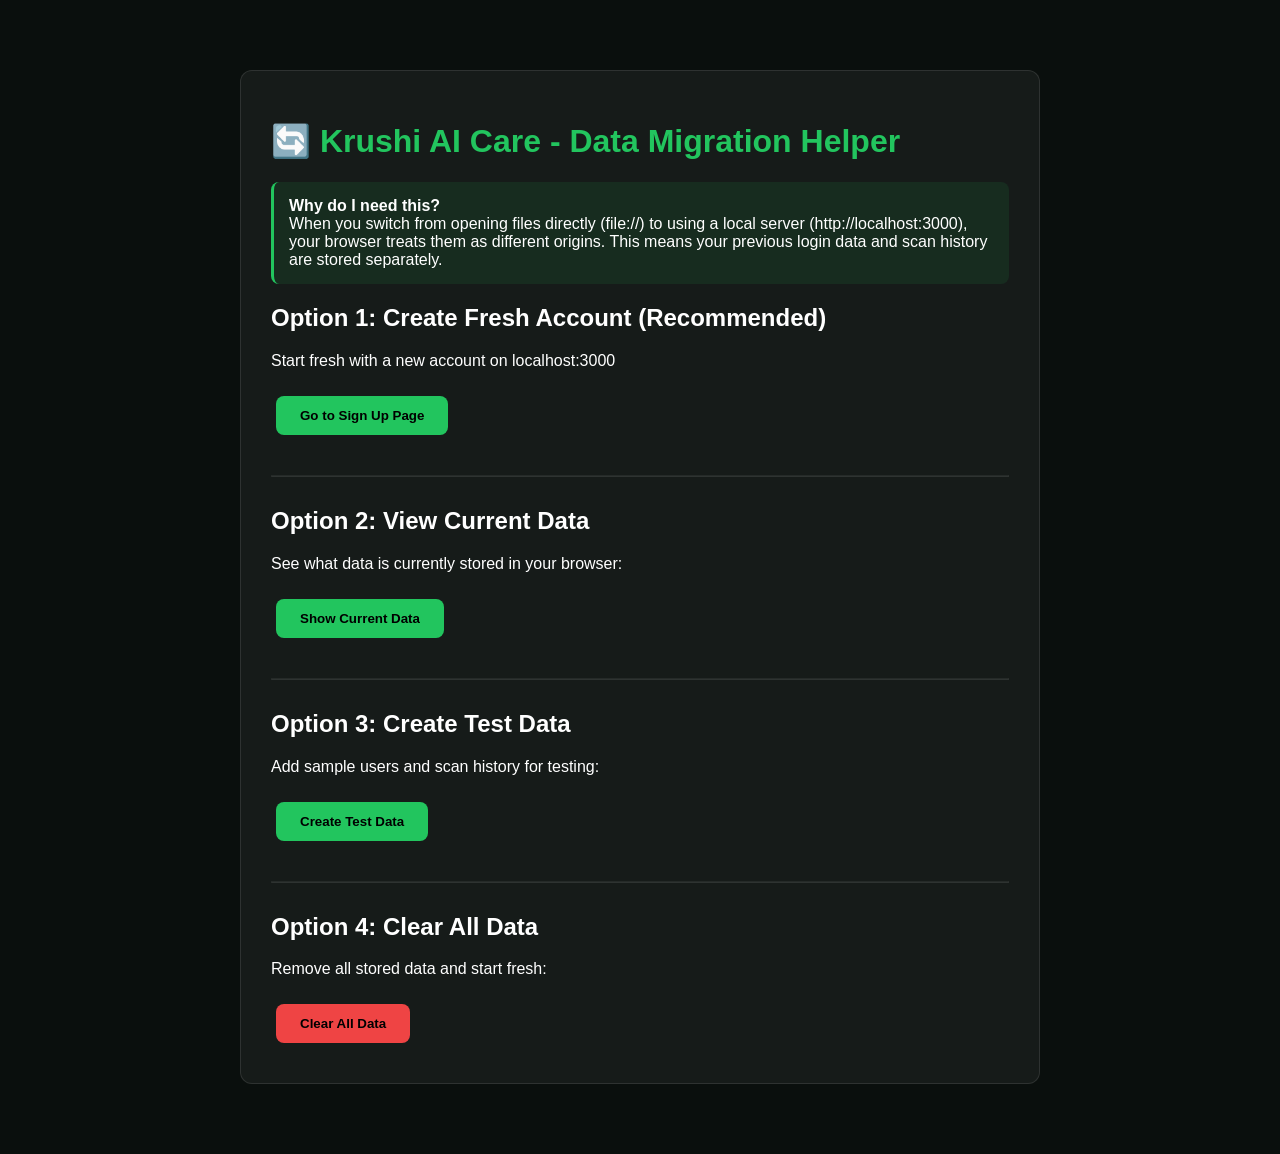
<file: frontend/data-helper.html>
<!DOCTYPE html>
<html lang="en">
<head>
  <meta charset="UTF-8">
  <meta name="viewport" content="width=device-width, initial-scale=1.0">
  <title>Data Migration Helper</title>
  <style>
    body {
      font-family: Arial, sans-serif;
      max-width: 800px;
      margin: 50px auto;
      padding: 20px;
      background: #0a0f0d;
      color: #fff;
    }
    .container {
      background: rgba(255,255,255,0.05);
      padding: 30px;
      border-radius: 12px;
      border: 1px solid rgba(255,255,255,0.1);
    }
    h1 { color: #22c55e; }
    button {
      background: #22c55e;
      color: #000;
      border: none;
      padding: 12px 24px;
      border-radius: 8px;
      font-weight: 600;
      cursor: pointer;
      margin: 10px 5px;
    }
    button:hover { background: #16a34a; }
    .info {
      background: rgba(34,197,94,0.1);
      padding: 15px;
      border-radius: 8px;
      margin: 15px 0;
      border-left: 3px solid #22c55e;
    }
    .success {
      background: rgba(34,197,94,0.2);
      padding: 15px;
      border-radius: 8px;
      margin: 15px 0;
      color: #22c55e;
    }
    textarea {
      width: 100%;
      height: 150px;
      background: rgba(0,0,0,0.3);
      color: #fff;
      border: 1px solid rgba(255,255,255,0.2);
      border-radius: 8px;
      padding: 10px;
      font-family: monospace;
      margin: 10px 0;
    }
  </style>
</head>
<body>
  <div class="container">
    <h1>🔄 Krushi AI Care - Data Migration Helper</h1>
    
    <div class="info">
      <strong>Why do I need this?</strong><br>
      When you switch from opening files directly (file://) to using a local server (http://localhost:3000), 
      your browser treats them as different origins. This means your previous login data and scan history 
      are stored separately.
    </div>

    <h2>Option 1: Create Fresh Account (Recommended)</h2>
    <p>Start fresh with a new account on localhost:3000</p>
    <button onclick="window.location.href='index.html'">Go to Sign Up Page</button>

    <hr style="margin: 30px 0; border-color: rgba(255,255,255,0.1);">

    <h2>Option 2: View Current Data</h2>
    <p>See what data is currently stored in your browser:</p>
    <button onclick="showCurrentData()">Show Current Data</button>
    <div id="currentData"></div>

    <hr style="margin: 30px 0; border-color: rgba(255,255,255,0.1);">

    <h2>Option 3: Create Test Data</h2>
    <p>Add sample users and scan history for testing:</p>
    <button onclick="createTestData()">Create Test Data</button>
    <div id="testDataResult"></div>

    <hr style="margin: 30px 0; border-color: rgba(255,255,255,0.1);">

    <h2>Option 4: Clear All Data</h2>
    <p>Remove all stored data and start fresh:</p>
    <button onclick="clearAllData()" style="background: #ef4444;">Clear All Data</button>
    <div id="clearResult"></div>
  </div>

  <script>
    function showCurrentData() {
      const users = JSON.parse(localStorage.getItem('kac_users') || '[]');
      const session = JSON.parse(localStorage.getItem('kac_session') || 'null');
      const history = JSON.parse(localStorage.getItem('kac_history') || '[]');
      const adminSession = JSON.parse(localStorage.getItem('kac_admin_session') || 'null');

      const html = `
        <div class="info" style="margin-top: 15px;">
          <strong>Users:</strong> ${users.length} registered<br>
          <strong>Current Session:</strong> ${session ? session.email : 'Not logged in'}<br>
          <strong>Scan History:</strong> ${history.length} scans<br>
          <strong>Admin Session:</strong> ${adminSession ? 'Logged in' : 'Not logged in'}
        </div>
        <textarea readonly>${JSON.stringify({users, session, history, adminSession}, null, 2)}</textarea>
      `;
      document.getElementById('currentData').innerHTML = html;
    }

    function createTestData() {
      // Create test users
      const testUsers = [
        { name: 'Test Farmer', email: 'farmer@test.com', password: '123456' },
        { name: 'Demo User', email: 'demo@test.com', password: '123456' },
        { name: 'John Doe', email: 'john@test.com', password: '123456' }
      ];

      localStorage.setItem('kac_users', JSON.stringify(testUsers));

      // Create test scan history
      const testHistory = [
        {
          disease: 'Tomato_Early_blight',
          confidence: 87.5,
          symptoms: ['Brown spots', 'Yellowing leaves'],
          treatment: ['Remove infected leaves', 'Apply fungicide'],
          prevention: ['Crop rotation', 'Proper spacing'],
          fertilizer: { name: 'Mancozeb 75% WP', dosage: '2.5g/L', frequency: 'Every 7-10 days', method: 'Foliar spray' },
          recovery_time: '3-4 weeks',
          image: null,
          date: new Date().toLocaleString(),
          user: 'farmer@test.com'
        },
        {
          disease: 'Potato___Late_blight',
          confidence: 92.3,
          symptoms: ['Dark lesions', 'White fuzzy growth'],
          treatment: ['Apply systemic fungicide', 'Remove infected plants'],
          prevention: ['Use resistant varieties', 'Monitor weather'],
          fertilizer: { name: 'Metalaxyl + Mancozeb', dosage: '2.5g/L', frequency: 'Every 5-7 days', method: 'Complete coverage spray' },
          recovery_time: 'Very difficult to recover',
          image: null,
          date: new Date().toLocaleString(),
          user: 'farmer@test.com'
        }
      ];

      localStorage.setItem('kac_history', JSON.stringify(testHistory));

      document.getElementById('testDataResult').innerHTML = `
        <div class="success">
          ✅ Test data created successfully!<br><br>
          <strong>Test Accounts:</strong><br>
          • farmer@test.com / 123456<br>
          • demo@test.com / 123456<br>
          • john@test.com / 123456<br><br>
          <strong>Admin Account:</strong><br>
          • admin / admin123<br><br>
          <button onclick="window.location.href='index.html'">Go to Login Page</button>
        </div>
      `;
    }

    function clearAllData() {
      if (!confirm('Are you sure you want to clear ALL data? This cannot be undone!')) {
        return;
      }

      localStorage.removeItem('kac_users');
      localStorage.removeItem('kac_session');
      localStorage.removeItem('kac_history');
      localStorage.removeItem('kac_admin_session');
      localStorage.removeItem('kac_language');

      document.getElementById('clearResult').innerHTML = `
        <div class="success">
          ✅ All data cleared successfully!<br>
          <button onclick="window.location.reload()">Refresh Page</button>
        </div>
      `;
    }
  </script>
</body>
</html>
</file>
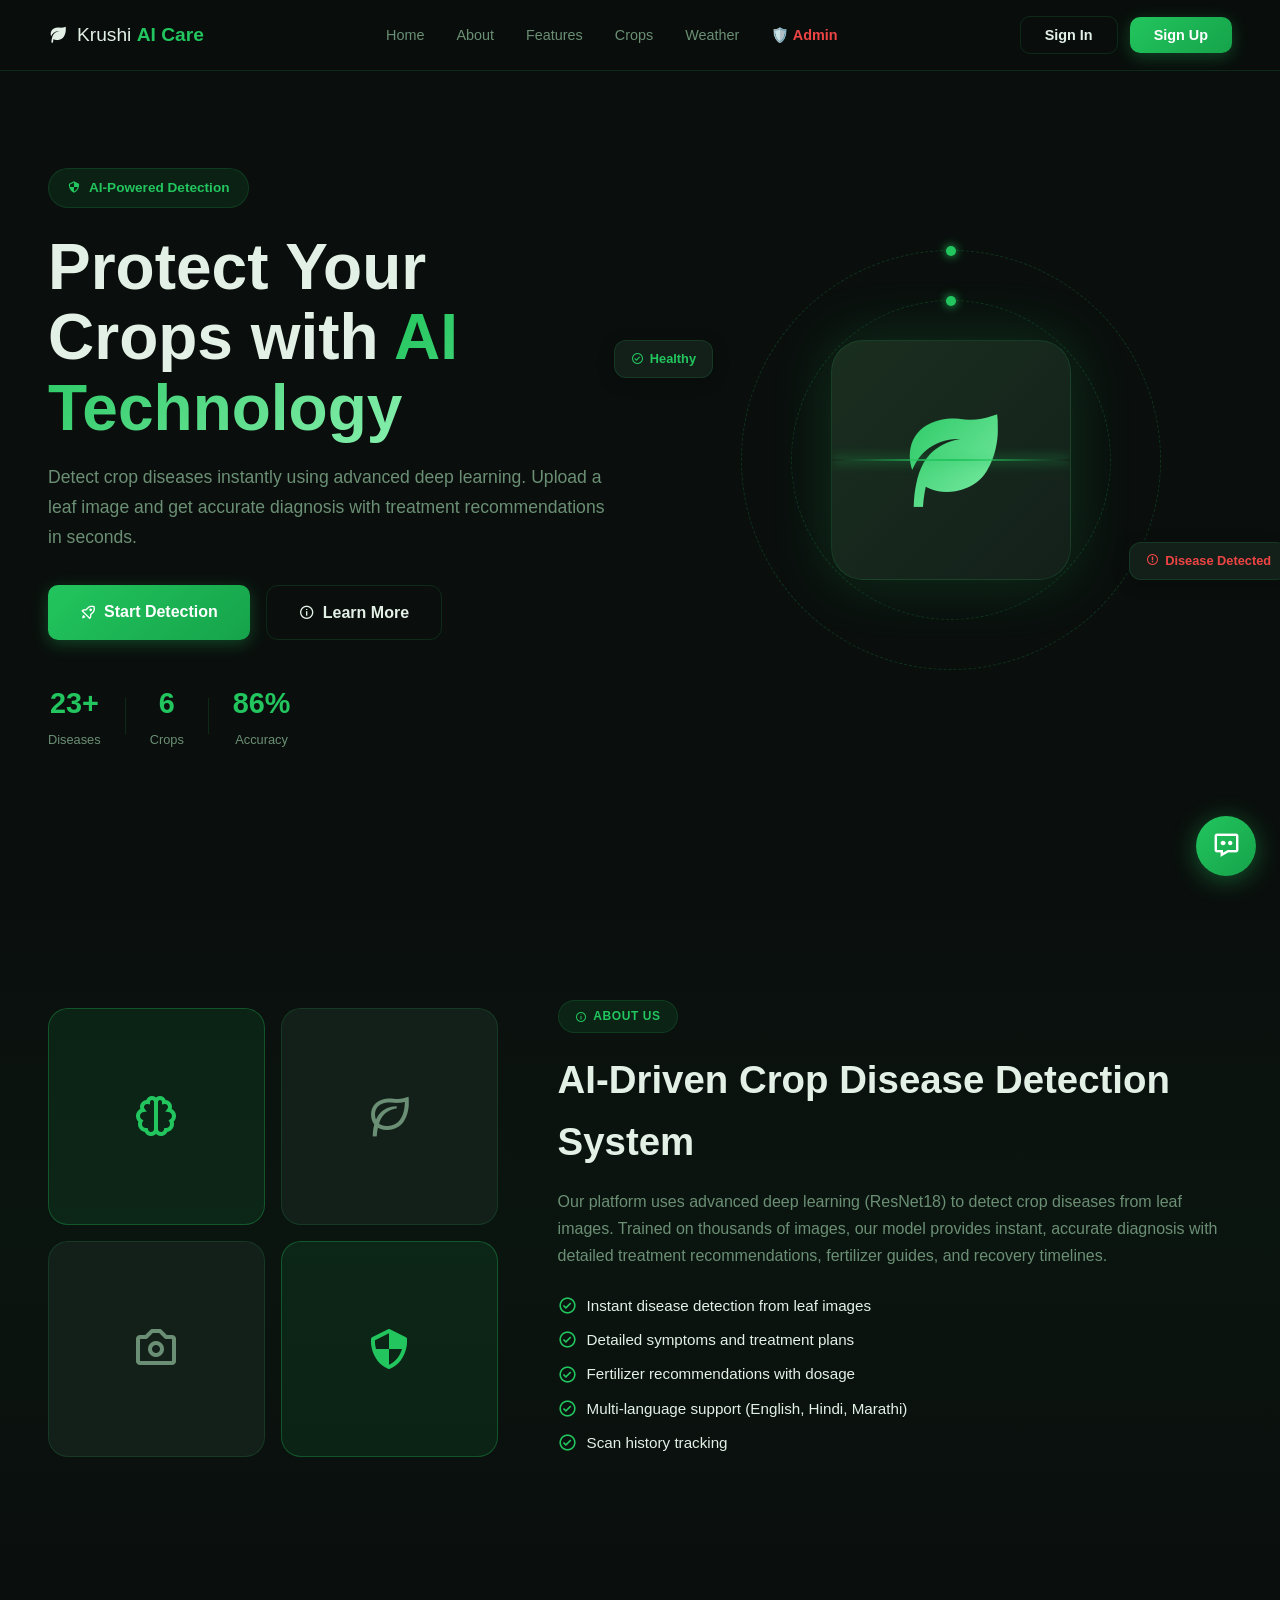
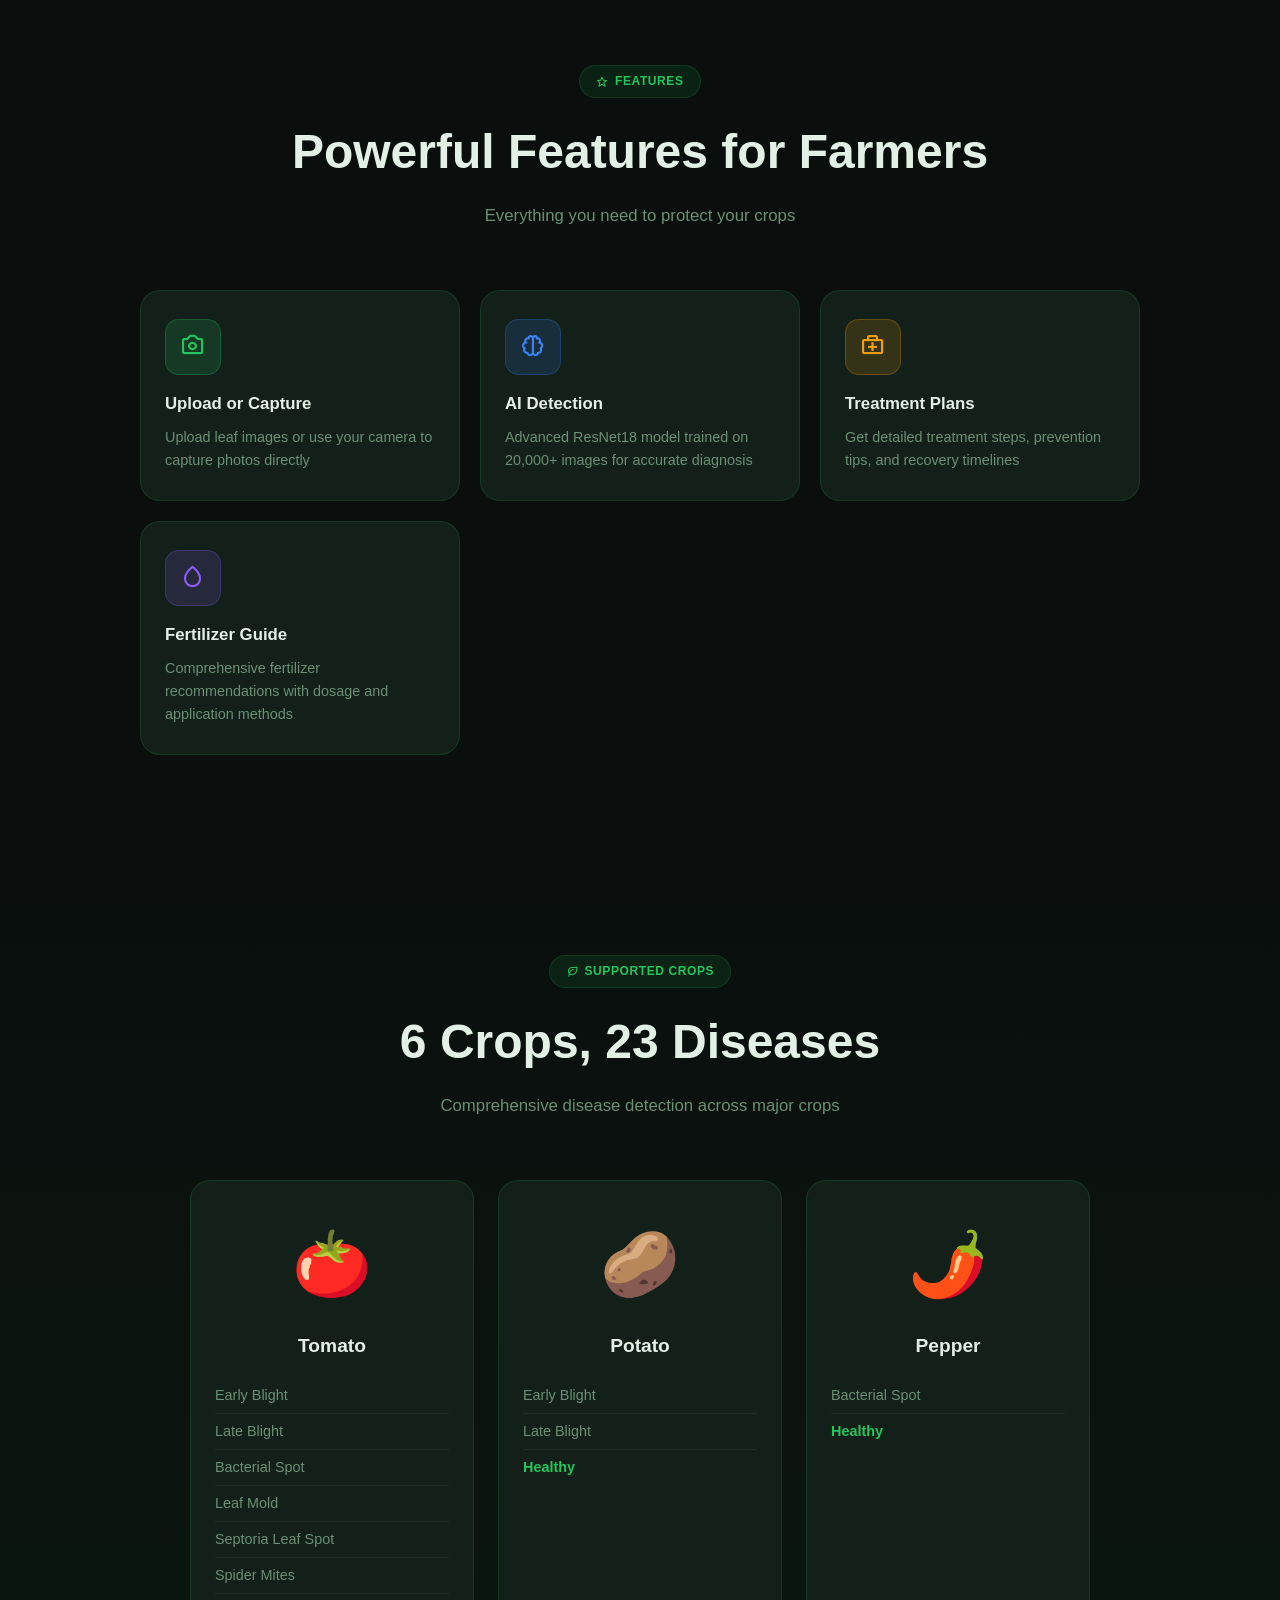
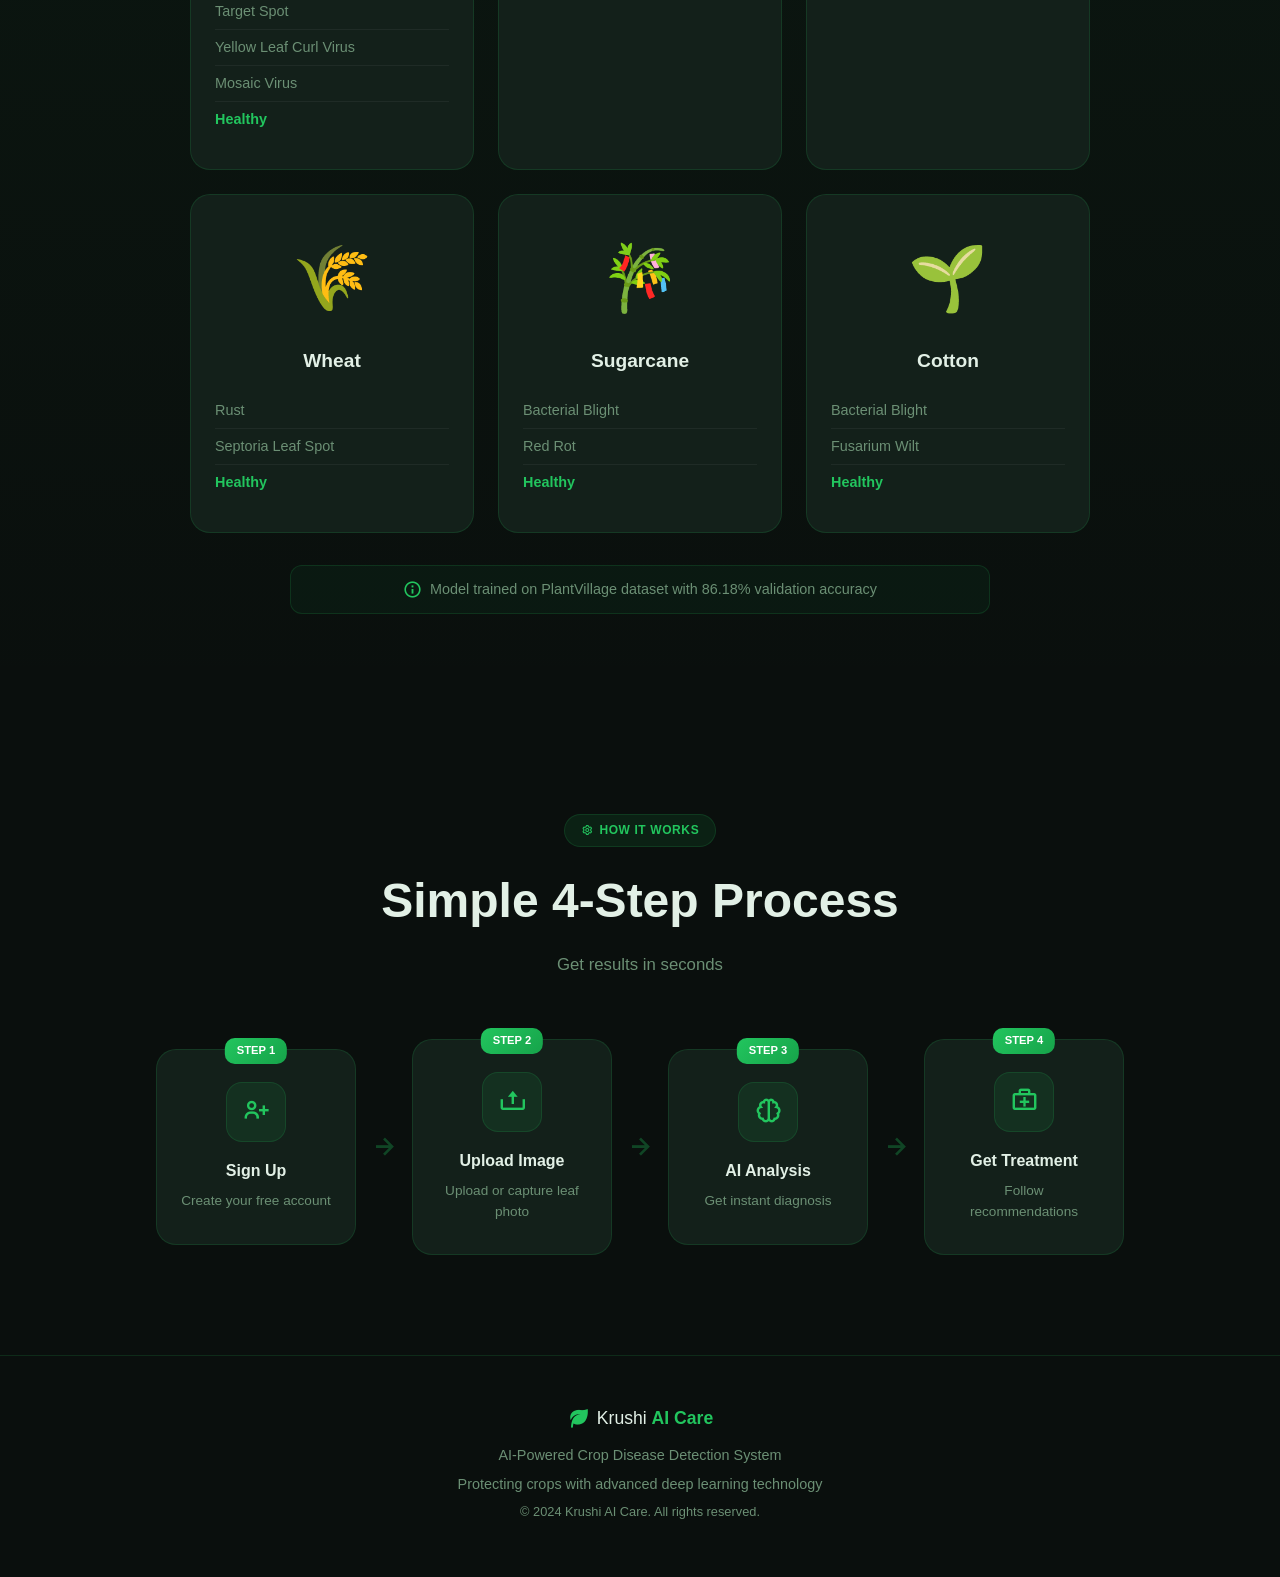
<file: frontend/landing.html>
<!DOCTYPE html>
<html lang="en">
<head>
  <meta charset="UTF-8">
  <meta name="viewport" content="width=device-width, initial-scale=1.0">
  <title>Krushi AI Care - AI-Powered Crop Disease Detection</title>
  <link href="https://unpkg.com/boxicons@2.1.4/css/boxicons.min.css" rel="stylesheet"/>
  <link rel="stylesheet" href="common.css"/>
  <link rel="stylesheet" href="landing.css"/>
  <link rel="stylesheet" href="chatbot.css"/>
</head>
<body>
  <!-- Navbar -->
  <nav class="nav">
    <div class="nav-brand">
      <i class='bx bxs-leaf'></i>
      <span>Krushi <b>AI Care</b></span>
    </div>
    <ul class="nav-links">
      <li><a href="#home">Home</a></li>
      <li><a href="#about">About</a></li>
      <li><a href="#features">Features</a></li>
      <li><a href="#crops">Crops</a></li>
      <li><a href="weather.html">Weather</a></li>
      <li><a href="admin-login.html" class="admin-nav-link">🛡️ Admin</a></li>
    </ul>
    <div class="nav-btns" id="navBtns">
      <button class="btn-signin" id="signInBtn" onclick="window.location.href='auth.html'">Sign In</button>
      <button class="btn-signup" id="signUpBtn" onclick="window.location.href='auth.html'">Sign Up</button>
      <button class="btn-signup" id="dashboardBtn" onclick="window.location.href='dashboard.html'" style="display:none;">Go to Dashboard</button>
    </div>
  </nav>

  <!-- Hero Section -->
  <section class="hero" id="home">
    <div class="hero-text">
      <div class="badge">
        <i class='bx bx-shield-quarter'></i>
        AI-Powered Detection
      </div>
      <h1>
        Protect Your Crops with <span class="green-text">AI Technology</span>
      </h1>
      <p>
        Detect crop diseases instantly using advanced deep learning. Upload a leaf image and get accurate diagnosis with treatment recommendations in seconds.
      </p>
      <div class="hero-actions">
        <button class="btn-signup big" onclick="window.location.href='auth.html'">
          <i class='bx bx-rocket'></i>
          Start Detection
        </button>
        <a href="#about" class="btn-outline-big">
          <i class='bx bx-info-circle'></i>
          Learn More
        </a>
      </div>
      <div class="stats">
        <div class="stat">
          <strong>23+</strong>
          <span>Diseases</span>
        </div>
        <div class="sdiv"></div>
        <div class="stat">
          <strong>6</strong>
          <span>Crops</span>
        </div>
        <div class="sdiv"></div>
        <div class="stat">
          <strong>86%</strong>
          <span>Accuracy</span>
        </div>
      </div>
    </div>
    <div class="hero-visual">
      <div class="hero-card">
        <i class='bx bxs-leaf leaf-big'></i>
        <div class="scanline"></div>
      </div>
      <div class="ring r1">
        <div class="rdot"></div>
      </div>
      <div class="ring r2">
        <div class="rdot"></div>
      </div>
      <div class="fbadge fb1">
        <i class='bx bx-check-circle'></i>
        Healthy
      </div>
      <div class="fbadge fb2">
        <i class='bx bx-error-circle'></i>
        Disease Detected
      </div>
    </div>
  </section>

  <!-- About Section -->
  <section class="about" id="about">
    <div class="about-grid">
      <div class="about-icons">
        <div class="ai-cell green">
          <i class='bx bx-brain'></i>
        </div>
        <div class="ai-cell">
          <i class='bx bx-leaf'></i>
        </div>
        <div class="ai-cell">
          <i class='bx bx-camera'></i>
        </div>
        <div class="ai-cell green">
          <i class='bx bx-shield-quarter'></i>
        </div>
      </div>
      <div class="about-text">
        <div class="chip">
          <i class='bx bx-info-circle'></i>
          About Us
        </div>
        <h2>AI-Driven Crop Disease Detection System</h2>
        <p>
          Our platform uses advanced deep learning (ResNet18) to detect crop diseases from leaf images. 
          Trained on thousands of images, our model provides instant, accurate diagnosis with detailed 
          treatment recommendations, fertilizer guides, and recovery timelines.
        </p>
        <ul class="check-list">
          <li><i class='bx bx-check-circle'></i> Instant disease detection from leaf images</li>
          <li><i class='bx bx-check-circle'></i> Detailed symptoms and treatment plans</li>
          <li><i class='bx bx-check-circle'></i> Fertilizer recommendations with dosage</li>
          <li><i class='bx bx-check-circle'></i> Multi-language support (English, Hindi, Marathi)</li>
          <li><i class='bx bx-check-circle'></i> Scan history tracking</li>
        </ul>
      </div>
    </div>
  </section>

  <!-- Features Section -->
  <section id="features">
    <div class="sec-head">
      <div class="chip">
        <i class='bx bx-star'></i>
        Features
      </div>
      <h2>Powerful Features for Farmers</h2>
      <p>Everything you need to protect your crops</p>
    </div>
    <div class="cards4">
      <div class="fcard" style="--ic: #22c55e">
        <div class="ficon">
          <i class='bx bx-camera'></i>
        </div>
        <h4>Upload or Capture</h4>
        <p>Upload leaf images or use your camera to capture photos directly</p>
      </div>
      <div class="fcard" style="--ic: #3b82f6">
        <div class="ficon">
          <i class='bx bx-brain'></i>
        </div>
        <h4>AI Detection</h4>
        <p>Advanced ResNet18 model trained on 20,000+ images for accurate diagnosis</p>
      </div>
      <div class="fcard" style="--ic: #f59e0b">
        <div class="ficon">
          <i class='bx bx-first-aid'></i>
        </div>
        <h4>Treatment Plans</h4>
        <p>Get detailed treatment steps, prevention tips, and recovery timelines</p>
      </div>
      <div class="fcard" style="--ic: #8b5cf6">
        <div class="ficon">
          <i class='bx bx-droplet'></i>
        </div>
        <h4>Fertilizer Guide</h4>
        <p>Comprehensive fertilizer recommendations with dosage and application methods</p>
      </div>
    </div>
  </section>

  <!-- Crops Section -->
  <section class="crops" id="crops">
    <div class="sec-head">
      <div class="chip">
        <i class='bx bx-leaf'></i>
        Supported Crops
      </div>
      <h2>6 Crops, 23 Diseases</h2>
      <p>Comprehensive disease detection across major crops</p>
    </div>
    <div class="crops-grid">
      <div class="ccard">
        <div class="cemoji">🍅</div>
        <h4>Tomato</h4>
        <ul>
          <li>Early Blight</li>
          <li>Late Blight</li>
          <li>Bacterial Spot</li>
          <li>Leaf Mold</li>
          <li>Septoria Leaf Spot</li>
          <li>Spider Mites</li>
          <li>Target Spot</li>
          <li>Yellow Leaf Curl Virus</li>
          <li>Mosaic Virus</li>
          <li class="healthy">Healthy</li>
        </ul>
      </div>
      <div class="ccard">
        <div class="cemoji">🥔</div>
        <h4>Potato</h4>
        <ul>
          <li>Early Blight</li>
          <li>Late Blight</li>
          <li class="healthy">Healthy</li>
        </ul>
      </div>
      <div class="ccard">
        <div class="cemoji">🌶️</div>
        <h4>Pepper</h4>
        <ul>
          <li>Bacterial Spot</li>
          <li class="healthy">Healthy</li>
        </ul>
      </div>
      <div class="ccard">
        <div class="cemoji">🌾</div>
        <h4>Wheat</h4>
        <ul>
          <li>Rust</li>
          <li>Septoria Leaf Spot</li>
          <li class="healthy">Healthy</li>
        </ul>
      </div>
      <div class="ccard">
        <div class="cemoji">🎋</div>
        <h4>Sugarcane</h4>
        <ul>
          <li>Bacterial Blight</li>
          <li>Red Rot</li>
          <li class="healthy">Healthy</li>
        </ul>
      </div>
      <div class="ccard">
        <div class="cemoji">🌱</div>
        <h4>Cotton</h4>
        <ul>
          <li>Bacterial Blight</li>
          <li>Fusarium Wilt</li>
          <li class="healthy">Healthy</li>
        </ul>
      </div>
    </div>
    <div class="crops-warn">
      <i class='bx bx-info-circle'></i>
      <span>Model trained on PlantVillage dataset with 86.18% validation accuracy</span>
    </div>
  </section>

  <!-- How It Works Section -->
  <section>
    <div class="sec-head">
      <div class="chip">
        <i class='bx bx-cog'></i>
        How It Works
      </div>
      <h2>Simple 4-Step Process</h2>
      <p>Get results in seconds</p>
    </div>
    <div class="steps">
      <div class="step">
        <div class="snum">STEP 1</div>
        <div class="sicon">
          <i class='bx bx-user-plus'></i>
        </div>
        <h4>Sign Up</h4>
        <p>Create your free account</p>
      </div>
      <i class='bx bx-right-arrow-alt sarrow'></i>
      <div class="step">
        <div class="snum">STEP 2</div>
        <div class="sicon">
          <i class='bx bx-upload'></i>
        </div>
        <h4>Upload Image</h4>
        <p>Upload or capture leaf photo</p>
      </div>
      <i class='bx bx-right-arrow-alt sarrow'></i>
      <div class="step">
        <div class="snum">STEP 3</div>
        <div class="sicon">
          <i class='bx bx-brain'></i>
        </div>
        <h4>AI Analysis</h4>
        <p>Get instant diagnosis</p>
      </div>
      <i class='bx bx-right-arrow-alt sarrow'></i>
      <div class="step">
        <div class="snum">STEP 4</div>
        <div class="sicon">
          <i class='bx bx-first-aid'></i>
        </div>
        <h4>Get Treatment</h4>
        <p>Follow recommendations</p>
      </div>
    </div>
  </section>

  <!-- Footer -->
  <footer class="footer">
    <div class="footer-brand">
      <i class='bx bxs-leaf'></i>
      <span>Krushi <b>AI Care</b></span>
    </div>
    <p>AI-Powered Crop Disease Detection System</p>
    <p>Protecting crops with advanced deep learning technology</p>
    <p class="copy">© 2024 Krushi AI Care. All rights reserved.</p>
  </footer>

  <script>
    // Check if user is already logged in
    const session = JSON.parse(localStorage.getItem('kac_session') || 'null');
    if (session) {
      // Show Dashboard button, hide Sign In/Sign Up
      document.getElementById('signInBtn').style.display = 'none';
      document.getElementById('signUpBtn').style.display = 'none';
      document.getElementById('dashboardBtn').style.display = 'block';
    }
  </script>
  <script src="chatbot.js"></script>
</body>
</html>
</file>
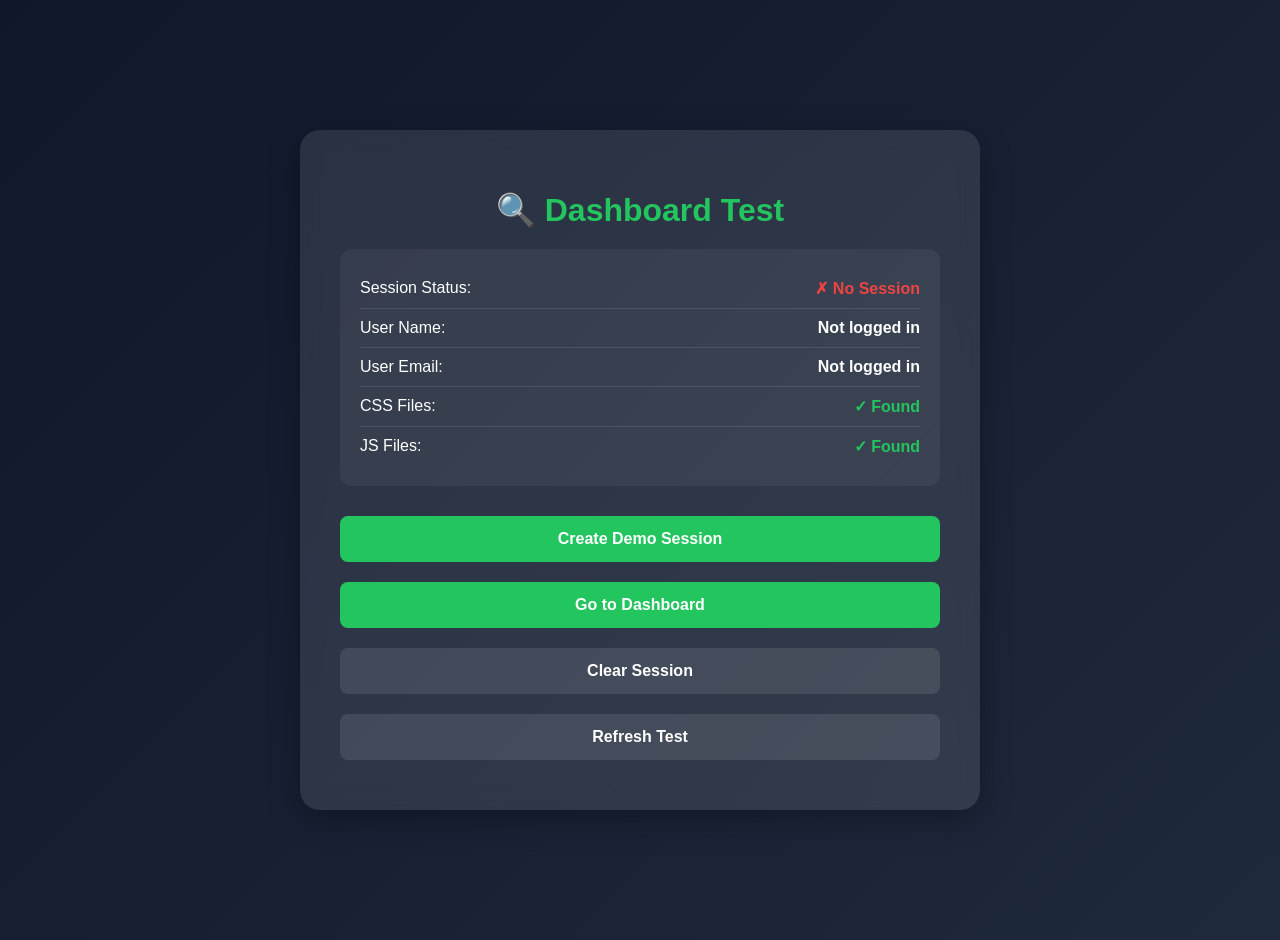
<file: frontend/test-dashboard.html>
<!DOCTYPE html>
<html lang="en">
<head>
    <meta charset="UTF-8">
    <meta name="viewport" content="width=device-width, initial-scale=1.0">
    <title>Dashboard Test - Krushi AI Care</title>
    <style>
        body {
            margin: 0;
            font-family: 'Inter', sans-serif;
            background: linear-gradient(135deg, #0f172a 0%, #1e293b 100%);
            min-height: 100vh;
            display: flex;
            align-items: center;
            justify-content: center;
            color: white;
            padding: 20px;
        }
        .container {
            max-width: 600px;
            width: 100%;
            background: rgba(255, 255, 255, 0.1);
            backdrop-filter: blur(10px);
            border-radius: 20px;
            padding: 40px;
            text-align: center;
            box-shadow: 0 8px 32px rgba(0, 0, 0, 0.3);
        }
        h1 { margin-bottom: 20px; color: #22c55e; }
        .status {
            margin: 20px 0;
            padding: 20px;
            background: rgba(255, 255, 255, 0.05);
            border-radius: 12px;
            text-align: left;
        }
        .status-item {
            display: flex;
            justify-content: space-between;
            padding: 10px 0;
            border-bottom: 1px solid rgba(255, 255, 255, 0.1);
        }
        .status-item:last-child { border-bottom: none; }
        .btn {
            width: 100%;
            padding: 14px;
            background: #22c55e;
            color: white;
            border: none;
            border-radius: 8px;
            font-size: 16px;
            font-weight: 600;
            cursor: pointer;
            margin: 10px 0;
        }
        .btn:hover { background: #16a34a; }
        .btn-secondary {
            background: rgba(255, 255, 255, 0.1);
        }
        .btn-secondary:hover {
            background: rgba(255, 255, 255, 0.2);
        }
        .success { color: #22c55e; }
        .error { color: #ef4444; }
    </style>
</head>
<body>
    <div class="container">
        <h1>🔍 Dashboard Test</h1>
        
        <div class="status" id="status">
            <div class="status-item">
                <span>Session Status:</span>
                <strong id="sessionStatus">Checking...</strong>
            </div>
            <div class="status-item">
                <span>User Name:</span>
                <strong id="userName">-</strong>
            </div>
            <div class="status-item">
                <span>User Email:</span>
                <strong id="userEmail">-</strong>
            </div>
            <div class="status-item">
                <span>CSS Files:</span>
                <strong id="cssStatus">Checking...</strong>
            </div>
            <div class="status-item">
                <span>JS Files:</span>
                <strong id="jsStatus">Checking...</strong>
            </div>
        </div>

        <button class="btn" onclick="createDemoSession()">Create Demo Session</button>
        <button class="btn" onclick="goToDashboard()">Go to Dashboard</button>
        <button class="btn btn-secondary" onclick="clearSession()">Clear Session</button>
        <button class="btn btn-secondary" onclick="location.reload()">Refresh Test</button>
    </div>

    <script>
        function checkStatus() {
            // Check session
            const session = localStorage.getItem('kac_session');
            const sessionStatus = document.getElementById('sessionStatus');
            const userName = document.getElementById('userName');
            const userEmail = document.getElementById('userEmail');
            
            if (session) {
                const parsed = JSON.parse(session);
                sessionStatus.innerHTML = '<span class="success">✓ Active</span>';
                userName.textContent = parsed.name;
                userEmail.textContent = parsed.email;
            } else {
                sessionStatus.innerHTML = '<span class="error">✗ No Session</span>';
                userName.textContent = 'Not logged in';
                userEmail.textContent = 'Not logged in';
            }

            // Check CSS files
            fetch('common.css')
                .then(res => {
                    if (res.ok) {
                        return fetch('dashboard.css');
                    }
                    throw new Error('common.css not found');
                })
                .then(res => {
                    if (res.ok) {
                        document.getElementById('cssStatus').innerHTML = '<span class="success">✓ Found</span>';
                    } else {
                        throw new Error('dashboard.css not found');
                    }
                })
                .catch(err => {
                    document.getElementById('cssStatus').innerHTML = '<span class="error">✗ Missing</span>';
                });

            // Check JS files
            fetch('dashboard.js')
                .then(res => {
                    if (res.ok) {
                        return fetch('translations.js');
                    }
                    throw new Error('dashboard.js not found');
                })
                .then(res => {
                    if (res.ok) {
                        document.getElementById('jsStatus').innerHTML = '<span class="success">✓ Found</span>';
                    } else {
                        throw new Error('translations.js not found');
                    }
                })
                .catch(err => {
                    document.getElementById('jsStatus').innerHTML = '<span class="error">✗ Missing</span>';
                });
        }

        function createDemoSession() {
            const session = {
                email: 'demo@krishiaicare.com',
                name: 'Demo User'
            };
            localStorage.setItem('kac_session', JSON.stringify(session));
            alert('✓ Demo session created!');
            checkStatus();
        }

        function goToDashboard() {
            const session = localStorage.getItem('kac_session');
            if (!session) {
                alert('⚠️ Please create a session first!');
                return;
            }
            window.location.href = 'dashboard.html';
        }

        function clearSession() {
            localStorage.removeItem('kac_session');
            alert('✓ Session cleared!');
            checkStatus();
        }

        // Check on load
        checkStatus();
    </script>
</body>
</html>
</file>
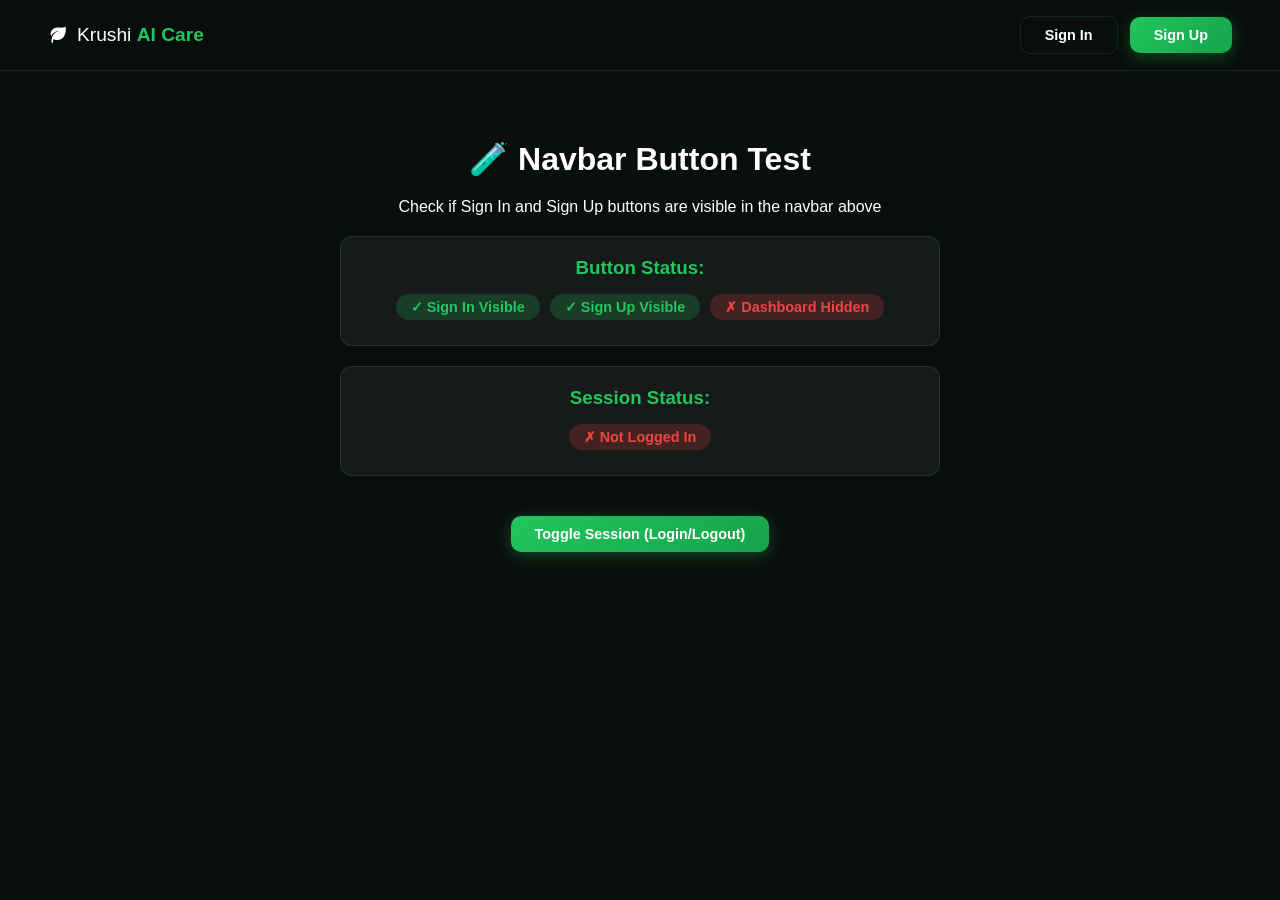
<file: frontend/test-navbar.html>
<!DOCTYPE html>
<html lang="en">
<head>
  <meta charset="UTF-8">
  <meta name="viewport" content="width=device-width, initial-scale=1.0">
  <title>Navbar Test</title>
  <link href="https://unpkg.com/boxicons@2.1.4/css/boxicons.min.css" rel="stylesheet"/>
  <style>
    * { margin: 0; padding: 0; box-sizing: border-box; }
    
    body {
      font-family: 'Inter', sans-serif;
      background: #0a0f0d;
      color: white;
    }

    .nav {
      position: fixed;
      top: 0;
      left: 0;
      right: 0;
      z-index: 100;
      display: flex;
      align-items: center;
      justify-content: space-between;
      padding: 16px 48px;
      background: rgba(10,15,13,0.85);
      backdrop-filter: blur(20px);
      border-bottom: 1px solid rgba(34,197,94,0.15);
    }

    .nav-brand {
      display: flex;
      align-items: center;
      gap: 10px;
      font-size: 1.2rem;
      color: white;
    }

    .nav-brand b { color: #22c55e; }

    .nav-btns {
      display: flex;
      gap: 12px;
      align-items: center;
    }

    .btn-signin {
      padding: 10px 24px;
      border: 1px solid rgba(34,197,94,0.15);
      background: transparent;
      color: white;
      border-radius: 10px;
      font-size: 0.9rem;
      font-weight: 600;
      cursor: pointer;
      transition: all 0.2s;
    }

    .btn-signin:hover {
      border-color: #22c55e;
      color: #22c55e;
      background: rgba(34,197,94,0.05);
    }

    .btn-signup {
      padding: 10px 24px;
      border: none;
      background: linear-gradient(135deg, #22c55e, #16a34a);
      color: #fff;
      border-radius: 10px;
      font-size: 0.9rem;
      font-weight: 600;
      cursor: pointer;
      box-shadow: 0 4px 16px rgba(34,197,94,0.3);
      transition: all 0.2s;
    }

    .btn-signup:hover {
      transform: translateY(-2px);
      box-shadow: 0 6px 24px rgba(34,197,94,0.5);
    }

    .content {
      margin-top: 100px;
      padding: 40px;
      text-align: center;
    }

    .test-info {
      background: rgba(255,255,255,0.05);
      border: 1px solid rgba(34,197,94,0.2);
      border-radius: 12px;
      padding: 20px;
      margin: 20px auto;
      max-width: 600px;
    }

    .test-info h3 {
      color: #22c55e;
      margin-bottom: 10px;
    }

    .status {
      display: inline-block;
      padding: 5px 15px;
      border-radius: 20px;
      font-size: 0.9rem;
      font-weight: 600;
      margin: 5px;
    }

    .status.success {
      background: rgba(34,197,94,0.2);
      color: #22c55e;
    }

    .status.error {
      background: rgba(239,68,68,0.2);
      color: #ef4444;
    }
  </style>
</head>
<body>
  <!-- Navbar -->
  <nav class="nav">
    <div class="nav-brand">
      <i class='bx bxs-leaf'></i>
      <span>Krushi <b>AI Care</b></span>
    </div>
    <div class="nav-btns" id="navBtns">
      <button class="btn-signin" id="signInBtn" onclick="alert('Sign In clicked!')">Sign In</button>
      <button class="btn-signup" id="signUpBtn" onclick="alert('Sign Up clicked!')">Sign Up</button>
      <button class="btn-signup" id="dashboardBtn" onclick="alert('Dashboard clicked!')" style="display:none;">Go to Dashboard</button>
    </div>
  </nav>

  <!-- Content -->
  <div class="content">
    <h1>🧪 Navbar Button Test</h1>
    <p style="margin: 20px 0;">Check if Sign In and Sign Up buttons are visible in the navbar above</p>

    <div class="test-info">
      <h3>Button Status:</h3>
      <div id="buttonStatus"></div>
    </div>

    <div class="test-info">
      <h3>Session Status:</h3>
      <div id="sessionStatus"></div>
    </div>

    <button class="btn-signup" onclick="toggleSession()" style="margin: 20px;">
      Toggle Session (Login/Logout)
    </button>
  </div>

  <script>
    function checkButtons() {
      const signInBtn = document.getElementById('signInBtn');
      const signUpBtn = document.getElementById('signUpBtn');
      const dashboardBtn = document.getElementById('dashboardBtn');
      
      const statusDiv = document.getElementById('buttonStatus');
      
      let html = '';
      
      if (signInBtn && window.getComputedStyle(signInBtn).display !== 'none') {
        html += '<span class="status success">✓ Sign In Visible</span>';
      } else {
        html += '<span class="status error">✗ Sign In Hidden</span>';
      }
      
      if (signUpBtn && window.getComputedStyle(signUpBtn).display !== 'none') {
        html += '<span class="status success">✓ Sign Up Visible</span>';
      } else {
        html += '<span class="status error">✗ Sign Up Hidden</span>';
      }
      
      if (dashboardBtn && window.getComputedStyle(dashboardBtn).display !== 'none') {
        html += '<span class="status success">✓ Dashboard Visible</span>';
      } else {
        html += '<span class="status error">✗ Dashboard Hidden</span>';
      }
      
      statusDiv.innerHTML = html;
    }

    function checkSession() {
      const session = localStorage.getItem('kac_session');
      const sessionDiv = document.getElementById('sessionStatus');
      
      if (session) {
        const parsed = JSON.parse(session);
        sessionDiv.innerHTML = `<span class="status success">✓ Logged In as ${parsed.name}</span>`;
      } else {
        sessionDiv.innerHTML = '<span class="status error">✗ Not Logged In</span>';
      }
    }

    function toggleSession() {
      const session = localStorage.getItem('kac_session');
      
      if (session) {
        // Logout
        localStorage.removeItem('kac_session');
        document.getElementById('signInBtn').style.display = 'block';
        document.getElementById('signUpBtn').style.display = 'block';
        document.getElementById('dashboardBtn').style.display = 'none';
      } else {
        // Login
        localStorage.setItem('kac_session', JSON.stringify({
          email: 'demo@krishiaicare.com',
          name: 'Demo User'
        }));
        document.getElementById('signInBtn').style.display = 'none';
        document.getElementById('signUpBtn').style.display = 'none';
        document.getElementById('dashboardBtn').style.display = 'block';
      }
      
      checkButtons();
      checkSession();
    }

    // Check on load
    const session = JSON.parse(localStorage.getItem('kac_session') || 'null');
    if (session) {
      document.getElementById('signInBtn').style.display = 'none';
      document.getElementById('signUpBtn').style.display = 'none';
      document.getElementById('dashboardBtn').style.display = 'block';
    }

    checkButtons();
    checkSession();
  </script>
</body>
</html>
</file>
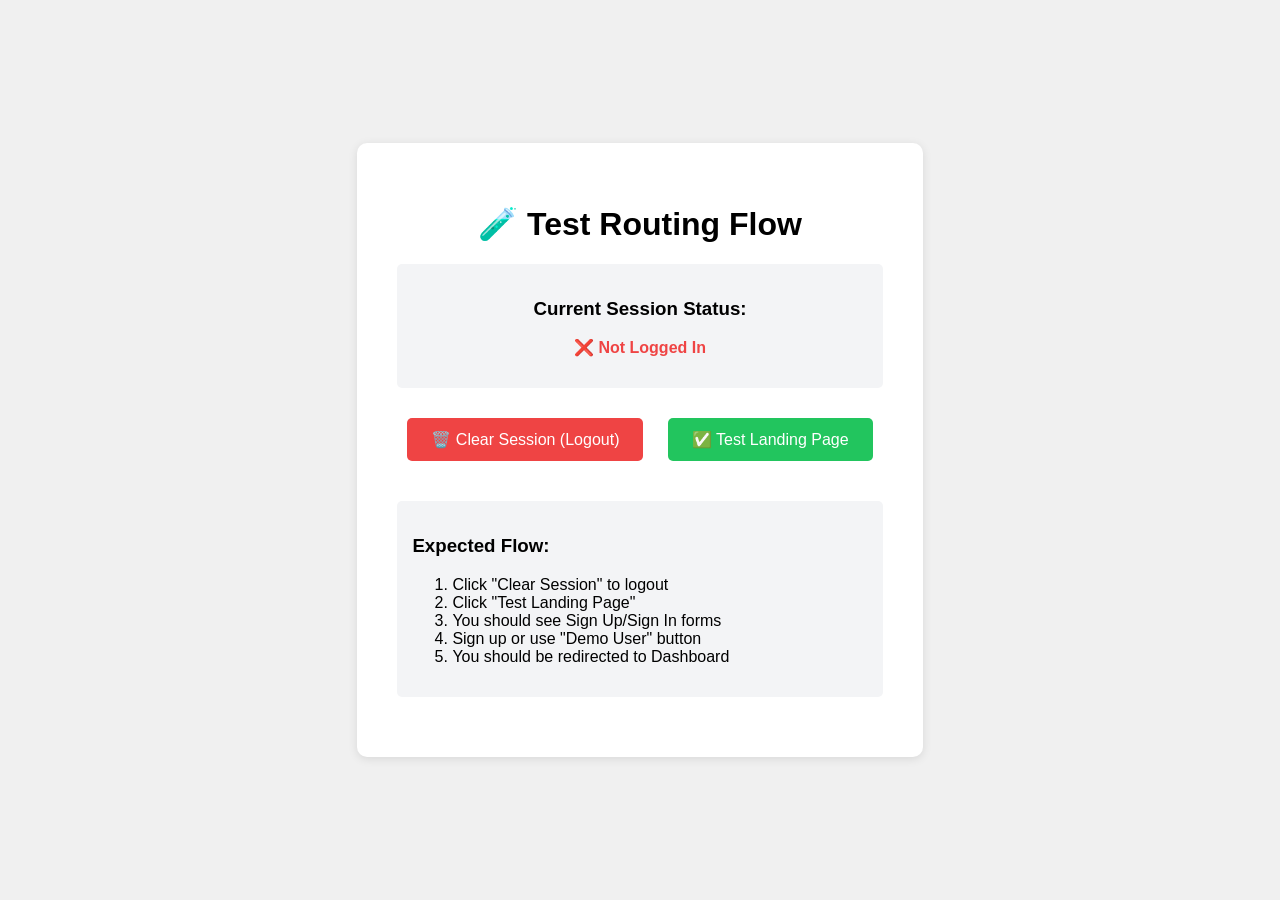
<file: frontend/test-routing.html>
<!DOCTYPE html>
<html>
<head>
    <title>Clear Session - Krushi AI Care</title>
    <style>
        body {
            font-family: Arial, sans-serif;
            display: flex;
            justify-content: center;
            align-items: center;
            min-height: 100vh;
            background: #f0f0f0;
            margin: 0;
        }
        .container {
            background: white;
            padding: 40px;
            border-radius: 10px;
            box-shadow: 0 2px 10px rgba(0,0,0,0.1);
            text-align: center;
        }
        button {
            padding: 12px 24px;
            margin: 10px;
            border: none;
            border-radius: 5px;
            cursor: pointer;
            font-size: 16px;
        }
        .clear-btn {
            background: #ef4444;
            color: white;
        }
        .test-btn {
            background: #22c55e;
            color: white;
        }
        .info {
            margin: 20px 0;
            padding: 15px;
            background: #f3f4f6;
            border-radius: 5px;
        }
    </style>
</head>
<body>
    <div class="container">
        <h1>🧪 Test Routing Flow</h1>
        
        <div class="info">
            <h3>Current Session Status:</h3>
            <p id="sessionStatus">Checking...</p>
        </div>

        <button class="clear-btn" onclick="clearSession()">
            🗑️ Clear Session (Logout)
        </button>
        
        <button class="test-btn" onclick="testFlow()">
            ✅ Test Landing Page
        </button>

        <div class="info" style="margin-top: 30px; text-align: left;">
            <h3>Expected Flow:</h3>
            <ol>
                <li>Click "Clear Session" to logout</li>
                <li>Click "Test Landing Page"</li>
                <li>You should see Sign Up/Sign In forms</li>
                <li>Sign up or use "Demo User" button</li>
                <li>You should be redirected to Dashboard</li>
            </ol>
        </div>
    </div>

    <script>
        function checkSession() {
            const session = JSON.parse(localStorage.getItem('kac_session') || 'null');
            const statusEl = document.getElementById('sessionStatus');
            
            if (session) {
                statusEl.innerHTML = `
                    <strong style="color: #22c55e;">✅ Logged In</strong><br>
                    Name: ${session.name}<br>
                    Email: ${session.email}
                `;
            } else {
                statusEl.innerHTML = '<strong style="color: #ef4444;">❌ Not Logged In</strong>';
            }
        }

        function clearSession() {
            localStorage.removeItem('kac_session');
            alert('Session cleared! You are now logged out.');
            checkSession();
        }

        function testFlow() {
            window.location.href = 'landing.html';
        }

        // Check session on load
        checkSession();
    </script>
</body>
</html>
</file>
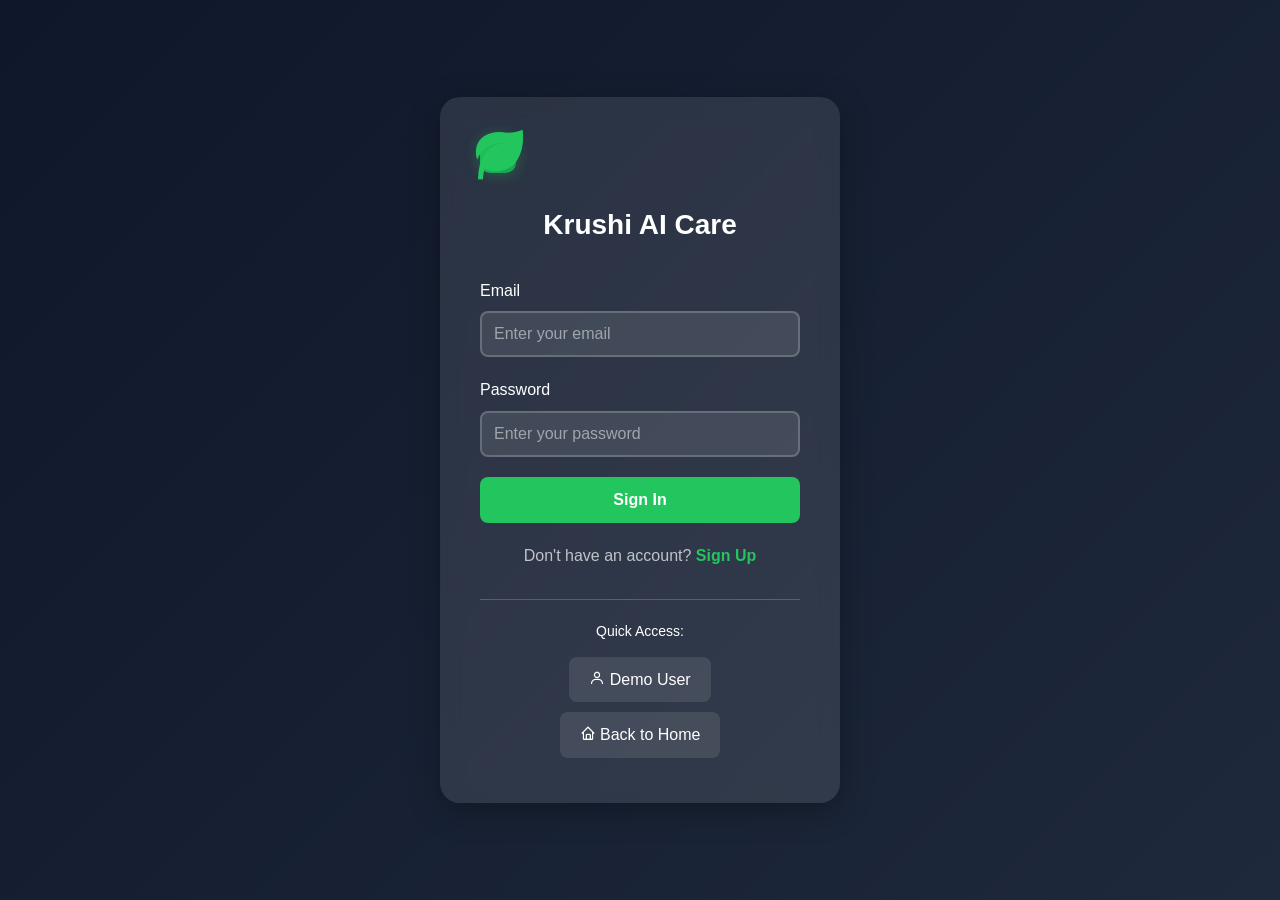
<file: frontend/weather.html>
<!DOCTYPE html>
<html lang="en">
<head>
  <meta charset="UTF-8"/>
  <meta name="viewport" content="width=device-width, initial-scale=1.0"/>
  <title>Weather - Krushi AI Care</title>
  <link href="https://fonts.googleapis.com/css2?family=Inter:wght@400;500;600;700;800&display=swap" rel="stylesheet"/>
  <link href="https://unpkg.com/boxicons@2.1.4/css/boxicons.min.css" rel="stylesheet"/>
  <link rel="stylesheet" href="common.css"/>
  <link rel="stylesheet" href="dashboard.css"/>
  <style>
    .weather-main {
      padding: 20px;
      max-width: 1200px;
      margin: 0 auto;
    }

    .weather-search {
      background: var(--card);
      border: 1px solid var(--border);
      border-radius: 16px;
      padding: 20px;
      margin-bottom: 24px;
      display: flex;
      gap: 12px;
      align-items: center;
    }

    .weather-search input {
      flex: 1;
      background: var(--dark2);
      border: 1px solid var(--border);
      border-radius: 12px;
      padding: 12px 16px;
      color: var(--text);
      font-size: 1rem;
      outline: none;
    }

    .weather-search input:focus {
      border-color: var(--green);
    }

    .weather-search button {
      padding: 12px 24px;
      background: linear-gradient(135deg, var(--green), var(--green-d));
      color: white;
      border: none;
      border-radius: 12px;
      font-weight: 600;
      cursor: pointer;
      display: flex;
      align-items: center;
      gap: 8px;
      transition: all 0.2s;
    }

    .weather-search button:hover {
      transform: translateY(-2px);
      box-shadow: 0 4px 16px rgba(34,197,94,0.3);
    }

    .weather-card {
      background: linear-gradient(135deg, rgba(34,197,94,0.1), rgba(34,197,94,0.05));
      border: 1px solid rgba(34,197,94,0.2);
      border-radius: 24px;
      padding: 32px;
      margin-bottom: 24px;
    }

    .weather-header {
      display: flex;
      align-items: center;
      justify-content: space-between;
      margin-bottom: 24px;
    }

    .weather-location {
      display: flex;
      align-items: center;
      gap: 12px;
    }

    .weather-location i {
      font-size: 2rem;
      color: var(--green);
    }

    .weather-location h2 {
      font-size: 1.8rem;
      margin: 0;
    }

    .weather-location p {
      color: var(--muted);
      margin: 4px 0 0 0;
    }

    .weather-main-info {
      display: flex;
      align-items: center;
      gap: 32px;
      margin-bottom: 32px;
    }

    .weather-icon-big {
      width: 120px;
      height: 120px;
      background: rgba(34,197,94,0.15);
      border-radius: 20px;
      display: flex;
      align-items: center;
      justify-content: center;
      font-size: 4rem;
    }

    .weather-temp-main {
      flex: 1;
    }

    .weather-temp {
      font-size: 4rem;
      font-weight: 800;
      color: var(--green);
      line-height: 1;
      margin-bottom: 8px;
    }

    .weather-desc {
      font-size: 1.2rem;
      color: var(--text);
      text-transform: capitalize;
      margin-bottom: 8px;
    }

    .weather-feels {
      color: var(--muted);
      font-size: 0.95rem;
    }

    .weather-grid {
      display: grid;
      grid-template-columns: repeat(auto-fit, minmax(200px, 1fr));
      gap: 16px;
      margin-bottom: 24px;
    }

    .weather-item {
      background: rgba(255,255,255,0.03);
      border: 1px solid rgba(255,255,255,0.08);
      border-radius: 12px;
      padding: 16px;
      display: flex;
      align-items: center;
      gap: 12px;
    }

    .weather-item i {
      font-size: 2rem;
      color: var(--green);
    }

    .weather-item-info {
      flex: 1;
    }

    .weather-label {
      font-size: 0.85rem;
      color: var(--muted);
      margin-bottom: 4px;
    }

    .weather-value {
      font-size: 1.2rem;
      font-weight: 700;
      color: var(--text);
    }

    .forecast-section {
      background: var(--card);
      border: 1px solid var(--border);
      border-radius: 16px;
      padding: 24px;
    }

    .forecast-section h3 {
      margin: 0 0 20px 0;
      display: flex;
      align-items: center;
      gap: 8px;
    }

    .forecast-grid {
      display: grid;
      grid-template-columns: repeat(auto-fit, minmax(150px, 1fr));
      gap: 16px;
    }

    .forecast-card {
      background: var(--dark2);
      border: 1px solid var(--border);
      border-radius: 12px;
      padding: 16px;
      text-align: center;
      transition: all 0.2s;
    }

    .forecast-card:hover {
      transform: translateY(-4px);
      border-color: var(--green);
    }

    .forecast-day {
      font-weight: 600;
      margin-bottom: 8px;
      color: var(--text);
    }

    .forecast-icon {
      font-size: 2.5rem;
      margin: 8px 0;
    }

    .forecast-temp {
      font-size: 1.1rem;
      font-weight: 700;
      color: var(--green);
      margin: 8px 0;
    }

    .forecast-desc {
      font-size: 0.85rem;
      color: var(--muted);
      text-transform: capitalize;
    }

    .loading {
      text-align: center;
      padding: 60px 20px;
      color: var(--muted);
    }

    .loading i {
      font-size: 3rem;
      color: var(--green);
      animation: spin 1s linear infinite;
    }

    .error-box {
      background: rgba(239,68,68,0.1);
      border: 1px solid rgba(239,68,68,0.3);
      border-radius: 12px;
      padding: 20px;
      text-align: center;
      color: #ef4444;
    }

    .error-box i {
      font-size: 3rem;
      margin-bottom: 12px;
    }

    .farming-tips {
      background: var(--card);
      border: 1px solid var(--border);
      border-radius: 16px;
      padding: 24px;
      margin-top: 24px;
    }

    .farming-tips h3 {
      margin: 0 0 16px 0;
      display: flex;
      align-items: center;
      gap: 8px;
      color: var(--green);
    }

    .tips-grid {
      display: grid;
      gap: 12px;
    }

    .tip-item {
      background: rgba(34,197,94,0.05);
      border: 1px solid rgba(34,197,94,0.2);
      border-radius: 12px;
      padding: 16px;
      display: flex;
      align-items: start;
      gap: 12px;
    }

    .tip-item i {
      color: var(--green);
      font-size: 1.5rem;
      margin-top: 2px;
    }

    .tip-content h4 {
      margin: 0 0 8px 0;
      font-size: 1rem;
    }

    .tip-content p {
      margin: 0;
      color: var(--muted);
      font-size: 0.9rem;
      line-height: 1.5;
    }

    @keyframes spin {
      from { transform: rotate(0deg); }
      to { transform: rotate(360deg); }
    }
  </style>
</head>
<body class="dash-body">

<!-- BG -->
<div class="bg">
  <div class="blob b1"></div>
  <div class="blob b2"></div>
  <div class="blob b3"></div>
</div>

<!-- SIDEBAR -->
<aside class="sidebar" id="sidebar">
  <div class="side-brand">
    <div class="logo"><i class='bx bxs-leaf'></i></div>
    <span>Krushi <b>AI Care</b></span>
  </div>
  
  <nav class="side-nav">
    <a href="dashboard.html" class="side-link">
      <i class='bx bx-scan'></i> <span>Detect Disease</span>
    </a>
    <a href="dashboard.html" class="side-link">
      <i class='bx bx-history'></i> <span>Scan History</span>
    </a>
    <a href="dashboard.html" class="side-link">
      <i class='bx bxs-flask'></i> <span>Fertilizer Guide</span>
    </a>
    <a href="dashboard.html" class="side-link">
      <i class='bx bxs-leaf'></i> <span>Supported Crops</span>
    </a>
    <a href="weather.html" class="side-link active">
      <i class='bx bx-cloud'></i> <span>Weather</span>
    </a>
    <div class="side-divider"></div>
    <a href="admin-login.html" class="side-link admin-link">
      <i class='bx bx-shield'></i> <span>Admin Panel</span>
    </a>
  </nav>

  <div class="side-user">
    <div class="user-av" id="userAv">U</div>
    <div class="user-info">
      <strong id="userName">User</strong>
      <span id="userEmail">user@email.com</span>
    </div>
    <button class="logout-btn" onclick="logout()" title="Logout">
      <i class='bx bx-log-out'></i>
    </button>
  </div>
</aside>

<!-- MAIN -->
<main class="dash-main">
  
  <!-- TOPBAR -->
  <div class="topbar">
    <div>
      <h2>Weather Forecast</h2>
      <p>Real-time weather information for farming</p>
    </div>
    <div class="topbar-right">
      <button class="menu-toggle" onclick="toggleSidebar()">
        <i class='bx bx-menu'></i>
      </button>
    </div>
  </div>

  <div class="weather-main">
    <!-- Search -->
    <div class="weather-search">
      <i class='bx bx-search' style="color: var(--muted); font-size: 1.5rem;"></i>
      <input type="text" id="cityInput" placeholder="Enter city name (e.g., Mumbai, Pune, Delhi)" />
      <button onclick="searchWeather()">
        <i class='bx bx-search'></i>
        Search
      </button>
      <button onclick="getCurrentLocation()" style="background: rgba(255,255,255,0.1);">
        <i class='bx bx-current-location'></i>
        Current Location
      </button>
    </div>

    <!-- Loading -->
    <div id="loading" class="loading" style="display:none;">
      <i class='bx bx-loader-alt bx-spin'></i>
      <p>Loading weather data...</p>
    </div>

    <!-- Error -->
    <div id="errorBox" class="error-box" style="display:none;">
      <i class='bx bx-error-circle'></i>
      <p id="errorText"></p>
    </div>

    <!-- Weather Data -->
    <div id="weatherData" style="display:none;">
      <!-- Current Weather -->
      <div class="weather-card">
        <div class="weather-header">
          <div class="weather-location">
            <i class='bx bx-map'></i>
            <div>
              <h2 id="cityName">-</h2>
              <p id="countryName">-</p>
            </div>
          </div>
          <div style="text-align: right; color: var(--muted);">
            <p id="currentDate">-</p>
            <p id="currentTime">-</p>
          </div>
        </div>

        <div class="weather-main-info">
          <div class="weather-icon-big" id="weatherIcon">
            ☀️
          </div>
          <div class="weather-temp-main">
            <div class="weather-temp" id="temperature">--°C</div>
            <div class="weather-desc" id="description">-</div>
            <div class="weather-feels">Feels like <span id="feelsLike">--°C</span></div>
          </div>
        </div>

        <div class="weather-grid">
          <div class="weather-item">
            <i class='bx bx-droplet'></i>
            <div class="weather-item-info">
              <div class="weather-label">Humidity</div>
              <div class="weather-value" id="humidity">--%</div>
            </div>
          </div>
          <div class="weather-item">
            <i class='bx bx-wind'></i>
            <div class="weather-item-info">
              <div class="weather-label">Wind Speed</div>
              <div class="weather-value" id="windSpeed">-- km/h</div>
            </div>
          </div>
          <div class="weather-item">
            <i class='bx bx-tachometer'></i>
            <div class="weather-item-info">
              <div class="weather-label">Pressure</div>
              <div class="weather-value" id="pressure">-- hPa</div>
            </div>
          </div>
          <div class="weather-item">
            <i class='bx bx-show'></i>
            <div class="weather-item-info">
              <div class="weather-label">Visibility</div>
              <div class="weather-value" id="visibility">-- km</div>
            </div>
          </div>
          <div class="weather-item">
            <i class='bx bx-sun'></i>
            <div class="weather-item-info">
              <div class="weather-label">UV Index</div>
              <div class="weather-value" id="uvIndex">-</div>
            </div>
          </div>
          <div class="weather-item">
            <i class='bx bx-cloud-rain'></i>
            <div class="weather-item-info">
              <div class="weather-label">Precipitation</div>
              <div class="weather-value" id="precipitation">-- mm</div>
            </div>
          </div>
        </div>
      </div>

      <!-- Farming Tips -->
      <div class="farming-tips" id="farmingTips">
        <h3><i class='bx bxs-leaf'></i> Farming Recommendations</h3>
        <div class="tips-grid" id="tipsGrid"></div>
      </div>

      <!-- 5-Day Forecast -->
      <div class="forecast-section">
        <h3><i class='bx bx-calendar'></i> 5-Day Forecast</h3>
        <div class="forecast-grid" id="forecastGrid"></div>
      </div>
    </div>
  </div>

</main>

<script>
  // Auth Guard
  const session = JSON.parse(localStorage.getItem('kac_session') || 'null');
  if (!session) {
    window.location.href = 'auth.html';
  }
  document.getElementById('userName').textContent = session.name;
  document.getElementById('userEmail').textContent = session.email;
  document.getElementById('userAv').textContent = session.name.charAt(0).toUpperCase();

  function logout() {
    localStorage.removeItem('kac_session');
    window.location.href = 'index.html';
  }

  function toggleSidebar() {
    document.getElementById('sidebar').classList.toggle('open');
  }

  // Weather API (OpenWeatherMap - Free API)
  const API_KEY = ''; // Add your API key here or use demo mode
  const API_BASE = 'https://api.openweathermap.org/data/2.5';

  // Weather Icons
  const weatherIcons = {
    '01d': '☀️', '01n': '🌙',
    '02d': '⛅', '02n': '☁️',
    '03d': '☁️', '03n': '☁️',
    '04d': '☁️', '04n': '☁️',
    '09d': '🌧️', '09n': '🌧️',
    '10d': '🌦️', '10n': '🌧️',
    '11d': '⛈️', '11n': '⛈️',
    '13d': '❄️', '13n': '❄️',
    '50d': '🌫️', '50n': '🌫️'
  };

  // Load default city on page load
  window.addEventListener('DOMContentLoaded', () => {
    const savedCity = localStorage.getItem('weather_city') || 'Mumbai';
    document.getElementById('cityInput').value = savedCity;
    searchWeather();
  });

  async function searchWeather() {
    const city = document.getElementById('cityInput').value.trim();
    if (!city) {
      showError('Please enter a city name');
      return;
    }

    showLoading();
    
    try {
      // Demo mode - using mock data
      setTimeout(() => {
        showDemoWeather(city);
      }, 1000);
      
      // Save city
      localStorage.setItem('weather_city', city);
    } catch (error) {
      showError('Failed to fetch weather data');
    }
  }

  function showDemoWeather(city) {
    hideLoading();
    document.getElementById('weatherData').style.display = 'block';
    
    // Mock data
    const temp = Math.floor(Math.random() * 15) + 20; // 20-35°C
    const humidity = Math.floor(Math.random() * 30) + 50; // 50-80%
    const windSpeed = Math.floor(Math.random() * 20) + 5; // 5-25 km/h
    
    document.getElementById('cityName').textContent = city;
    document.getElementById('countryName').textContent = 'India';
    document.getElementById('currentDate').textContent = new Date().toLocaleDateString('en-IN', { 
      weekday: 'long', year: 'numeric', month: 'long', day: 'numeric' 
    });
    document.getElementById('currentTime').textContent = new Date().toLocaleTimeString('en-IN', {
      hour: '2-digit', minute: '2-digit'
    });
    
    document.getElementById('weatherIcon').textContent = '☀️';
    document.getElementById('temperature').textContent = `${temp}°C`;
    document.getElementById('description').textContent = 'Clear Sky';
    document.getElementById('feelsLike').textContent = `${temp + 2}°C`;
    document.getElementById('humidity').textContent = `${humidity}%`;
    document.getElementById('windSpeed').textContent = `${windSpeed} km/h`;
    document.getElementById('pressure').textContent = '1013 hPa';
    document.getElementById('visibility').textContent = '10 km';
    document.getElementById('uvIndex').textContent = '7 (High)';
    document.getElementById('precipitation').textContent = '0 mm';
    
    // Generate farming tips
    generateFarmingTips(temp, humidity, windSpeed);
    
    // Generate forecast
    generateForecast();
  }

  function generateFarmingTips(temp, humidity, windSpeed) {
    const tips = [];
    
    if (temp > 30) {
      tips.push({
        icon: 'bx-sun',
        title: 'High Temperature Alert',
        desc: 'Increase irrigation frequency. Provide shade for sensitive crops. Monitor for heat stress.'
      });
    }
    
    if (humidity > 70) {
      tips.push({
        icon: 'bx-droplet',
        title: 'High Humidity',
        desc: 'Watch for fungal diseases. Ensure good air circulation. Consider fungicide application.'
      });
    } else if (humidity < 40) {
      tips.push({
        icon: 'bx-water',
        title: 'Low Humidity',
        desc: 'Increase watering. Use mulch to retain moisture. Monitor for pest activity.'
      });
    }
    
    if (windSpeed > 15) {
      tips.push({
        icon: 'bx-wind',
        title: 'Strong Winds',
        desc: 'Secure tall plants. Delay spraying operations. Check for physical damage to crops.'
      });
    }
    
    tips.push({
      icon: 'bx-leaf',
      title: 'General Recommendation',
      desc: 'Monitor crops daily. Maintain proper spacing. Keep fields weed-free for better growth.'
    });
    
    const tipsGrid = document.getElementById('tipsGrid');
    tipsGrid.innerHTML = tips.map(tip => `
      <div class="tip-item">
        <i class='bx ${tip.icon}'></i>
        <div class="tip-content">
          <h4>${tip.title}</h4>
          <p>${tip.desc}</p>
        </div>
      </div>
    `).join('');
  }

  function generateForecast() {
    const days = ['Tomorrow', 'Day 3', 'Day 4', 'Day 5', 'Day 6'];
    const icons = ['⛅', '☀️', '🌧️', '⛅', '☀️'];
    const temps = [28, 30, 25, 27, 29];
    const descs = ['Partly Cloudy', 'Sunny', 'Light Rain', 'Partly Cloudy', 'Clear Sky'];
    
    const forecastGrid = document.getElementById('forecastGrid');
    forecastGrid.innerHTML = days.map((day, i) => `
      <div class="forecast-card">
        <div class="forecast-day">${day}</div>
        <div class="forecast-icon">${icons[i]}</div>
        <div class="forecast-temp">${temps[i]}°C</div>
        <div class="forecast-desc">${descs[i]}</div>
      </div>
    `).join('');
  }

  function getCurrentLocation() {
    if (!navigator.geolocation) {
      showError('Geolocation is not supported by your browser');
      return;
    }
    
    showLoading();
    navigator.geolocation.getCurrentPosition(
      (position) => {
        const lat = position.coords.latitude;
        const lon = position.coords.longitude;
        
        // Get city name from coordinates and show weather
        getCityFromCoords(lat, lon);
      },
      (error) => {
        hideLoading();
        let errorMsg = 'Unable to get your location. ';
        if (error.code === 1) {
          errorMsg += 'Location permission denied. Please allow location access or enter city manually.';
        } else if (error.code === 2) {
          errorMsg += 'Location unavailable. Please enter city manually.';
        } else {
          errorMsg += 'Please enter city manually.';
        }
        showError(errorMsg);
      },
      {
        enableHighAccuracy: true,
        timeout: 10000,
        maximumAge: 0
      }
    );
  }

  function getCityFromCoords(lat, lon) {
    // Demo mode: Map coordinates to nearest major Indian city
    const indianCities = [
      { name: 'Mumbai', lat: 19.0760, lon: 72.8777 },
      { name: 'Delhi', lat: 28.7041, lon: 77.1025 },
      { name: 'Bangalore', lat: 12.9716, lon: 77.5946 },
      { name: 'Pune', lat: 18.5204, lon: 73.8567 },
      { name: 'Hyderabad', lat: 17.3850, lon: 78.4867 },
      { name: 'Chennai', lat: 13.0827, lon: 80.2707 },
      { name: 'Kolkata', lat: 22.5726, lon: 88.3639 },
      { name: 'Ahmedabad', lat: 23.0225, lon: 72.5714 },
      { name: 'Jaipur', lat: 26.9124, lon: 75.7873 },
      { name: 'Lucknow', lat: 26.8467, lon: 80.9462 }
    ];
    
    // Find nearest city
    let nearestCity = indianCities[0];
    let minDistance = getDistance(lat, lon, nearestCity.lat, nearestCity.lon);
    
    for (let city of indianCities) {
      const distance = getDistance(lat, lon, city.lat, city.lon);
      if (distance < minDistance) {
        minDistance = distance;
        nearestCity = city;
      }
    }
    
    document.getElementById('cityInput').value = nearestCity.name;
    searchWeather();
  }

  function getDistance(lat1, lon1, lat2, lon2) {
    const R = 6371; // Earth's radius in km
    const dLat = (lat2 - lat1) * Math.PI / 180;
    const dLon = (lon2 - lon1) * Math.PI / 180;
    const a = Math.sin(dLat/2) * Math.sin(dLat/2) +
              Math.cos(lat1 * Math.PI / 180) * Math.cos(lat2 * Math.PI / 180) *
              Math.sin(dLon/2) * Math.sin(dLon/2);
    const c = 2 * Math.atan2(Math.sqrt(a), Math.sqrt(1-a));
    return R * c;
  }

  function showLoading() {
    document.getElementById('loading').style.display = 'block';
    document.getElementById('errorBox').style.display = 'none';
    document.getElementById('weatherData').style.display = 'none';
  }

  function hideLoading() {
    document.getElementById('loading').style.display = 'none';
  }

  function showError(message) {
    hideLoading();
    document.getElementById('errorText').textContent = message;
    document.getElementById('errorBox').style.display = 'block';
    document.getElementById('weatherData').style.display = 'none';
  }
</script>

</body>
</html>
</file>
<file: frontend/common.css>
/* ===== RESET & BASE ===== */
* { margin: 0; padding: 0; box-sizing: border-box; }

:root {
  --green: #22c55e;
  --green-d: #16a34a;
  --dark: #0a0f0d;
  --dark2: #111a14;
  --dark3: #1a2e1f;
  --card: #13201a;
  --border: rgba(34,197,94,0.15);
  --text: #e2f0e6;
  --muted: #6b8f74;
}

html { scroll-behavior: smooth; }

body {
  font-family: 'Inter', sans-serif;
  background: var(--dark);
  color: var(--text);
  overflow-x: hidden;
  line-height: 1.6;
}

/* ===== BACKGROUND ===== */
.bg {
  position: fixed;
  inset: 0;
  z-index: 0;
  pointer-events: none;
  overflow: hidden;
}
.blob {
  position: absolute;
  border-radius: 50%;\n  background: radial-gradient(circle, rgba(34,197,94,0.15), transparent 70%);
  animation: float-blob 20s ease-in-out infinite;
}
.b1 { width: 400px; height: 400px; top: -100px; left: -100px; animation-delay: 0s; }
.b2 { width: 500px; height: 500px; bottom: -150px; right: -150px; animation-delay: -7s; }
.b3 { width: 300px; height: 300px; top: 40%; left: 50%; animation-delay: -14s; }

@keyframes float-blob {
  0%, 100% { transform: translate(0, 0) scale(1); }
  33% { transform: translate(30px, -30px) scale(1.1); }
  66% { transform: translate(-20px, 20px) scale(0.9); }
}

/* ===== LOGO ===== */
.logo {
  width: 36px;
  height: 36px;
  border-radius: 10px;
  background: linear-gradient(135deg, var(--green), var(--green-d));
  display: flex;
  align-items: center;
  justify-content: center;
  font-size: 1.2rem;
  color: #fff;
  box-shadow: 0 0 16px rgba(34,197,94,0.4);
}

/* ===== ANIMATIONS ===== */
@keyframes pulse-dot {
  0%,100% { box-shadow: 0 0 4px var(--green); }
  50% { box-shadow: 0 0 12px var(--green); }
}

@keyframes float-card {
  0%, 100% { transform: translateY(0); }
  50% { transform: translateY(-20px); }
}

@keyframes scan {
  0% { top: 0; }
  50% { top: 100%; }
  100% { top: 0; }
}

@keyframes spin {
  from { transform: rotate(0deg); }
  to { transform: rotate(360deg); }
}

@keyframes float-badge {
  0%, 100% { transform: translateY(0); }
  50% { transform: translateY(-10px); }
}
</file>
<file: frontend/dashboard.css>
/* ===== DASHBOARD LAYOUT ===== */
.dash-body {
  display: flex;
  height: 100vh;
  overflow: hidden;
}

/* ===== SIDEBAR ===== */
.sidebar {
  width: 280px;
  background: var(--dark2);
  border-right: 1px solid var(--border);
  display: flex;
  flex-direction: column;
  position: relative;
  z-index: 10;
  transition: transform 0.3s;
}

.side-brand {
  display: flex;
  align-items: center;
  gap: 10px;
  padding: 24px;
  border-bottom: 1px solid var(--border);
  font-size: 1.2rem;
}

.side-nav {
  flex: 1;
  padding: 24px 16px;
  overflow-y: auto;
}

.side-link {
  display: flex;
  align-items: center;
  gap: 12px;
  padding: 12px 16px;
  color: var(--muted);
  text-decoration: none;
  border-radius: 12px;
  font-size: 0.95rem;
  font-weight: 600;
  margin-bottom: 8px;
  transition: all 0.2s;
}

.side-link:hover {
  background: rgba(34,197,94,0.05);
  color: var(--green);
}

.side-link.active {
  background: rgba(34,197,94,0.1);
  color: var(--green);
  border: 1px solid var(--border);
}

.side-link i {
  font-size: 1.3rem;
}

.side-divider {
  height: 1px;
  background: var(--border);
  margin: 16px 0;
}

.admin-link {
  background: rgba(239, 68, 68, 0.05);
  border: 1px solid rgba(239, 68, 68, 0.2);
  color: #ef4444;
}

.admin-link:hover {
  background: rgba(239, 68, 68, 0.1);
  color: #ef4444;
  border-color: #ef4444;
}

.admin-link i {
  color: #ef4444;
}

.side-user {
  display: flex;
  align-items: center;
  gap: 12px;
  padding: 20px;
  border-top: 1px solid var(--border);
}

.user-av {
  width: 44px;
  height: 44px;
  border-radius: 12px;
  background: linear-gradient(135deg, var(--green), var(--green-d));
  display: flex;
  align-items: center;
  justify-content: center;
  font-size: 1.2rem;
  font-weight: 700;
  color: #fff;
  flex-shrink: 0;
}

.user-info {
  flex: 1;
  min-width: 0;
}

.user-info strong {
  display: block;
  font-size: 0.9rem;
  color: var(--text);
  white-space: nowrap;
  overflow: hidden;
  text-overflow: ellipsis;
}

.user-info span {
  display: block;
  font-size: 0.75rem;
  color: var(--muted);
  white-space: nowrap;
  overflow: hidden;
  text-overflow: ellipsis;
}

.logout-btn {
  width: 36px;
  height: 36px;
  border-radius: 10px;
  background: transparent;
  border: 1px solid var(--border);
  color: var(--muted);
  cursor: pointer;
  display: flex;
  align-items: center;
  justify-content: center;
  font-size: 1.2rem;
  transition: all 0.2s;
  flex-shrink: 0;
}

.logout-btn:hover {
  background: rgba(239,68,68,0.1);
  border-color: rgba(239,68,68,0.3);
  color: #ef4444;
}

/* ===== MAIN AREA ===== */
.dash-main {
  flex: 1;
  display: flex;
  flex-direction: column;
  overflow: hidden;
  position: relative;
}

.topbar {
  display: flex;
  align-items: center;
  justify-content: space-between;
  padding: 24px 32px;
  border-bottom: 1px solid var(--border);
  background: rgba(10,15,13,0.8);
  backdrop-filter: blur(20px);
  position: relative;
  z-index: 5;
}

.topbar h2 {
  font-size: 1.6rem;
  font-weight: 800;
  margin-bottom: 4px;
}

.topbar p {
  color: var(--muted);
  font-size: 0.9rem;
}

.topbar-right {
  display: flex;
  align-items: center;
  gap: 16px;
}

.lang-switcher {
  display: flex;
  gap: 4px;
  background: var(--card);
  border: 1px solid var(--border);
  padding: 4px;
  border-radius: 12px;
}

.lang-btn {
  padding: 6px 12px;
  background: transparent;
  border: none;
  color: var(--muted);
  font-size: 0.85rem;
  font-weight: 600;
  border-radius: 8px;
  cursor: pointer;
  transition: all 0.2s;
}

.lang-btn:hover {
  background: rgba(34,197,94,0.1);
  color: var(--green);
}

.lang-btn.active {
  background: var(--green);
  color: #000;
}

.status-badge {
  display: flex;
  align-items: center;
  gap: 8px;
  background: var(--card);
  border: 1px solid var(--border);
  padding: 8px 16px;
  border-radius: 20px;
  font-size: 0.85rem;
}

.sdot {
  width: 8px;
  height: 8px;
  border-radius: 50%;
  background: #555;
}

.sdot.online {
  background: var(--green);
  box-shadow: 0 0 8px var(--green);
  animation: pulse-dot 2s infinite;
}

.sdot.offline {
  background: #ef4444;
}

.menu-toggle {
  display: none;
  width: 40px;
  height: 40px;
  border-radius: 10px;
  background: var(--card);
  border: 1px solid var(--border);
  color: var(--text);
  cursor: pointer;
  align-items: center;
  justify-content: center;
  font-size: 1.4rem;
}

/* ===== TAB PANELS ===== */
.tab-panel {
  flex: 1;
  overflow-y: auto;
  padding: 32px;
}

/* ===== DETECT TAB ===== */
.detect-card {
  max-width: 700px;
  margin: 0 auto;
  background: var(--card);
  border: 1px solid var(--border);
  border-radius: 24px;
  padding: 36px;
  box-shadow: 0 8px 48px rgba(0,0,0,0.3);
}

.upload-options {
  display: flex;
  gap: 1rem;
  margin-bottom: 1.5rem;
}

.option-btn {
  flex: 1;
  padding: 0.875rem;
  background: rgba(255,255,255,0.05);
  border: 1px solid rgba(255,255,255,0.1);
  border-radius: 12px;
  color: #fff;
  font-size: 0.95rem;
  font-weight: 500;
  cursor: pointer;
  display: flex;
  align-items: center;
  justify-content: center;
  gap: 0.5rem;
  transition: all 0.3s;
}

.option-btn i {
  font-size: 1.25rem;
}

.option-btn:hover {
  background: rgba(255,255,255,0.08);
  border-color: rgba(34,197,94,0.3);
}

.option-btn.active {
  background: rgba(34,197,94,0.15);
  border-color: #22c55e;
  color: #22c55e;
}

.camera-zone {
  position: relative;
  background: #000;
  border-radius: 12px;
  overflow: hidden;
  aspect-ratio: 4/3;
  max-height: 500px;
  margin-bottom: 20px;
}

#cameraVideo {
  width: 100%;
  height: 100%;
  object-fit: cover;
}

.camera-controls {
  position: absolute;
  bottom: 1.5rem;
  left: 50%;
  transform: translateX(-50%);
  display: flex;
  gap: 1rem;
  z-index: 10;
}

.camera-capture,
.camera-stop {
  padding: 0.875rem 1.5rem;
  border-radius: 50px;
  font-weight: 600;
  font-size: 0.95rem;
  cursor: pointer;
  display: flex;
  align-items: center;
  gap: 0.5rem;
  transition: all 0.3s;
  border: none;
}

.camera-capture {
  background: #22c55e;
  color: #000;
}

.camera-capture:hover {
  background: #16a34a;
  transform: scale(1.05);
}

.camera-stop {
  background: rgba(255,255,255,0.15);
  color: #fff;
  backdrop-filter: blur(10px);
}

.camera-stop:hover {
  background: rgba(255,59,48,0.8);
}

.upload-zone {
  border: 2px dashed rgba(34,197,94,0.3);
  border-radius: 16px;
  cursor: pointer;
  transition: all 0.3s;
  margin-bottom: 20px;
  overflow: hidden;
  min-height: 220px;
  display: flex;
  align-items: center;
  justify-content: center;
}

.upload-zone:hover,
.upload-zone.drag-over {
  border-color: var(--green);
  background: rgba(34,197,94,0.05);
}

.upload-empty {
  padding: 40px 20px;
  text-align: center;
}

.upload-icon {
  width: 80px;
  height: 80px;
  border-radius: 20px;
  margin: 0 auto 16px;
  background: rgba(34,197,94,0.1);
  border: 1px solid var(--border);
  display: flex;
  align-items: center;
  justify-content: center;
  font-size: 2.5rem;
  color: var(--green);
  transition: transform 0.3s;
}

.upload-zone:hover .upload-icon {
  transform: scale(1.1);
}

.upload-title {
  font-weight: 600;
  font-size: 1.05rem;
  margin-bottom: 8px;
}

.upload-sub {
  color: var(--muted);
  font-size: 0.9rem;
  margin-bottom: 12px;
}

.upload-sub span {
  color: var(--green);
  text-decoration: underline;
}

.upload-warn {
  color: var(--muted);
  font-size: 0.8rem;
  display: flex;
  align-items: center;
  justify-content: center;
  gap: 6px;
}

.upload-warn i {
  color: var(--green);
}

.upload-img {
  position: relative;
  width: 100%;
}

.upload-img img {
  width: 100%;
  max-height: 320px;
  object-fit: cover;
  display: block;
}

.img-overlay {
  position: absolute;
  inset: 0;
  background: rgba(0,0,0,0.6);
  display: flex;
  align-items: center;
  justify-content: center;
  color: #fff;
  font-weight: 600;
  gap: 8px;
  opacity: 0;
  transition: opacity 0.3s;
}

.upload-img:hover .img-overlay {
  opacity: 1;
}

.analyze-btn {
  width: 100%;
  padding: 16px;
  background: linear-gradient(135deg, var(--green), var(--green-d));
  color: #fff;
  border: none;
  border-radius: 12px;
  font-size: 1rem;
  font-weight: 700;
  cursor: pointer;
  box-shadow: 0 4px 24px rgba(34,197,94,0.3);
  transition: all 0.2s;
  margin-bottom: 20px;
}

.analyze-btn:hover:not(:disabled) {
  transform: translateY(-2px);
  box-shadow: 0 6px 32px rgba(34,197,94,0.5);
}

.analyze-btn:disabled {
  opacity: 0.4;
  cursor: not-allowed;
  transform: none;
}

.result-box {
  background: var(--dark3);
  border: 1px solid var(--border);
  border-radius: 16px;
  padding: 24px;
}

.result-head {
  display: flex;
  align-items: center;
  gap: 16px;
  margin-bottom: 20px;
}

.result-ico {
  width: 56px;
  height: 56px;
  border-radius: 14px;
  background: rgba(34,197,94,0.15);
  border: 1px solid var(--border);
  display: flex;
  align-items: center;
  justify-content: center;
  font-size: 1.8rem;
  color: var(--green);
  flex-shrink: 0;
}

.result-ico.danger {
  background: rgba(239,68,68,0.15);
  color: #ef4444;
  border-color: rgba(239,68,68,0.2);
}

.result-lbl {
  font-size: 0.75rem;
  color: var(--muted);
  text-transform: uppercase;
  letter-spacing: 0.05em;
  margin-bottom: 4px;
}

.result-head h3 {
  font-size: 1.3rem;
  font-weight: 700;
}

.result-conf {
  margin-bottom: 20px;
}

.conf-row {
  display: flex;
  justify-content: space-between;
  margin-bottom: 8px;
  font-size: 0.9rem;
  color: var(--muted);
}

.conf-row strong {
  color: var(--green);
  font-size: 1.05rem;
}

.conf-bg {
  height: 10px;
  background: rgba(255,255,255,0.06);
  border-radius: 5px;
  overflow: hidden;
}

.conf-fill {
  height: 100%;
  border-radius: 5px;
  width: 0%;
  background: linear-gradient(90deg, var(--green-d), var(--green));
  transition: width 1s cubic-bezier(0.4,0,0.2,1);
  box-shadow: 0 0 8px rgba(34,197,94,0.5);
}

.result-treat {
  background: rgba(34,197,94,0.06);
  border: 1px solid var(--border);
  border-radius: 12px;
  padding: 16px;
}

.result-section {
  margin-top: 1.5rem;
  padding: 1.25rem;
  background: rgba(255,255,255,0.03);
  border-radius: 12px;
  border: 1px solid rgba(255,255,255,0.06);
}

.section-title {
  display: flex;
  align-items: center;
  gap: 0.5rem;
  font-weight: 600;
  font-size: 1rem;
  color: #22c55e;
  margin-bottom: 0.75rem;
}

.section-title i {
  font-size: 1.25rem;
}

.result-section p {
  color: rgba(255,255,255,0.8);
  line-height: 1.6;
  font-size: 0.95rem;
}

.symptom-list,
.prevention-list {
  list-style: none;
  padding: 0;
  margin: 0;
}

.symptom-list li,
.prevention-list li {
  padding: 0.625rem 0.75rem;
  margin-bottom: 0.5rem;
  background: rgba(255,255,255,0.03);
  border-left: 3px solid #22c55e;
  border-radius: 6px;
  color: rgba(255,255,255,0.85);
  font-size: 0.9rem;
  line-height: 1.5;
}

.treatment-steps {
  list-style: none;
  padding: 0;
  margin: 0;
  counter-reset: step-counter;
}

.treatment-steps li {
  padding: 0.75rem 0.75rem 0.75rem 2.5rem;
  margin-bottom: 0.5rem;
  background: rgba(255,255,255,0.03);
  border-radius: 6px;
  color: rgba(255,255,255,0.85);
  font-size: 0.9rem;
  line-height: 1.5;
  position: relative;
  counter-increment: step-counter;
}

.treatment-steps li::before {
  content: counter(step-counter);
  position: absolute;
  left: 0.75rem;
  top: 0.75rem;
  width: 24px;
  height: 24px;
  background: #22c55e;
  color: #000;
  border-radius: 50%;
  display: flex;
  align-items: center;
  justify-content: center;
  font-weight: 700;
  font-size: 0.8rem;
}

.fertilizer-guide {
  display: grid;
  grid-template-columns: repeat(auto-fit, minmax(200px, 1fr));
  gap: 0.75rem;
}

.fert-card {
  padding: 1rem;
  background: rgba(255,255,255,0.03);
  border-radius: 8px;
  border: 1px solid rgba(255,255,255,0.06);
}

.fert-card.full-width {
  grid-column: 1 / -1;
}

.fert-header {
  display: flex;
  align-items: center;
  gap: 0.5rem;
  color: rgba(255,255,255,0.6);
  font-size: 0.85rem;
  font-weight: 600;
  margin-bottom: 0.5rem;
  text-transform: uppercase;
  letter-spacing: 0.05em;
}

.fert-header i {
  font-size: 1.1rem;
  color: #22c55e;
}

.fert-card p {
  color: #22c55e;
  font-weight: 600;
  font-size: 0.95rem;
  margin: 0;
  line-height: 1.5;
}

.treat-title {
  display: flex;
  align-items: center;
  gap: 8px;
  font-size: 0.8rem;
  font-weight: 700;
  color: var(--green);
  text-transform: uppercase;
  letter-spacing: 0.05em;
  margin-bottom: 8px;
}

.result-treat p {
  color: var(--muted);
  font-size: 0.95rem;
  line-height: 1.6;
}

.error-box {
  display: flex;
  align-items: center;
  gap: 12px;
  background: rgba(239,68,68,0.08);
  border: 1px solid rgba(239,68,68,0.2);
  border-radius: 12px;
  padding: 16px;
  color: #fca5a5;
  font-size: 0.95rem;
}

.error-box i {
  font-size: 1.5rem;
  color: #ef4444;
  flex-shrink: 0;
}

/* ===== HISTORY TAB ===== */
.history-top {
  display: flex;
  align-items: center;
  justify-content: space-between;
  margin-bottom: 24px;
}

.history-cnt {
  color: var(--muted);
  font-size: 0.9rem;
}

.clear-btn {
  padding: 10px 20px;
  background: transparent;
  border: 1px solid var(--border);
  color: var(--muted);
  border-radius: 10px;
  font-size: 0.85rem;
  font-weight: 600;
  cursor: pointer;
  display: flex;
  align-items: center;
  gap: 6px;
  transition: all 0.2s;
}

.clear-btn:hover {
  background: rgba(239,68,68,0.1);
  border-color: rgba(239,68,68,0.3);
  color: #ef4444;
}

.history-list {
  display: flex;
  flex-direction: column;
  gap: 16px;
}

.history-item {
  display: flex;
  align-items: center;
  gap: 16px;
  background: var(--card);
  border: 1px solid var(--border);
  border-radius: 16px;
  padding: 16px;
  transition: all 0.3s;
}

.history-item:hover {
  border-color: rgba(34,197,94,0.3);
  box-shadow: 0 4px 16px rgba(0,0,0,0.2);
}

.history-img {
  width: 80px;
  height: 80px;
  border-radius: 12px;
  overflow: hidden;
  background: var(--dark3);
  display: flex;
  align-items: center;
  justify-content: center;
  flex-shrink: 0;
}

.history-img img {
  width: 100%;
  height: 100%;
  object-fit: cover;
}

.history-img i {
  font-size: 2rem;
  color: var(--muted);
}

.history-info {
  flex: 1;
  min-width: 0;
}

.history-info h4 {
  font-size: 1rem;
  font-weight: 700;
  margin-bottom: 6px;
}

.history-date {
  display: flex;
  align-items: center;
  gap: 6px;
  color: var(--muted);
  font-size: 0.8rem;
  margin-bottom: 8px;
}

.history-treat {
  color: var(--muted);
  font-size: 0.85rem;
  line-height: 1.5;
}

.history-badge {
  padding: 8px 16px;
  border-radius: 10px;
  font-size: 0.9rem;
  font-weight: 700;
  flex-shrink: 0;
}

.badge-healthy {
  background: rgba(34,197,94,0.1);
  color: var(--green);
  border: 1px solid rgba(34,197,94,0.3);
}

.badge-disease {
  background: rgba(239,68,68,0.1);
  color: #ef4444;
  border: 1px solid rgba(239,68,68,0.3);
}

.history-empty {
  text-align: center;
  padding: 80px 20px;
  color: var(--muted);
}

.history-empty i {
  font-size: 4rem;
  margin-bottom: 16px;
  opacity: 0.5;
}

/* ===== CROPS TAB ===== */
.crops-header {
  text-align: center;
  margin-bottom: 40px;
}

.crops-header h3 {
  font-size: 2rem;
  font-weight: 800;
  margin-bottom: 12px;
  background: linear-gradient(135deg, var(--green), var(--green-d));
  -webkit-background-clip: text;
  -webkit-text-fill-color: transparent;
  background-clip: text;
}

.crops-subtitle {
  color: var(--muted);
  font-size: 1rem;
}

.crops-grid {
  display: grid;
  grid-template-columns: repeat(auto-fit, minmax(320px, 1fr));
  gap: 28px;
  max-width: 1200px;
  margin: 0 auto 40px;
}

.ccard {
  background: var(--card);
  border: 2px solid var(--border);
  border-radius: 24px;
  overflow: hidden;
  transition: all 0.4s cubic-bezier(0.4, 0, 0.2, 1);
  position: relative;
}

.ccard:hover {
  transform: translateY(-8px);
  box-shadow: 0 20px 60px rgba(0,0,0,0.4);
}

.ccard.detection-enabled {
  border-color: rgba(34,197,94,0.4);
}

.ccard.detection-enabled:hover {
  border-color: var(--green);
  box-shadow: 0 20px 60px rgba(34,197,94,0.3);
}

.ccard.info-only {
  border-color: rgba(59,130,246,0.4);
}

.ccard.info-only:hover {
  border-color: #3b82f6;
  box-shadow: 0 20px 60px rgba(59,130,246,0.3);
}

.crop-badge {
  position: absolute;
  top: 16px;
  right: 16px;
  padding: 8px 16px;
  border-radius: 20px;
  font-size: 0.75rem;
  font-weight: 700;
  text-transform: uppercase;
  letter-spacing: 0.05em;
  z-index: 2;
  backdrop-filter: blur(10px);
}

.detection-badge {
  background: rgba(34,197,94,0.9);
  color: #000;
  box-shadow: 0 4px 12px rgba(34,197,94,0.4);
}

.info-badge {
  background: rgba(59,130,246,0.9);
  color: #fff;
  box-shadow: 0 4px 12px rgba(59,130,246,0.4);
}

.crop-image {
  width: 100%;
  height: 200px;
  background-size: cover;
  background-position: center;
  position: relative;
}

.crop-image::after {
  content: '';
  position: absolute;
  inset: 0;
  background: linear-gradient(to bottom, transparent 0%, rgba(10,15,13,0.8) 100%);
}

.crop-content {
  padding: 24px;
}

.cemoji {
  font-size: 3rem;
  margin-bottom: 12px;
  text-align: center;
}

.ccard h4 {
  font-size: 1.4rem;
  font-weight: 700;
  margin-bottom: 8px;
  text-align: center;
}

.crop-desc {
  text-align: center;
  color: var(--muted);
  font-size: 0.85rem;
  margin-bottom: 20px;
  padding-bottom: 16px;
  border-bottom: 1px solid var(--border);
}

.ccard ul {
  list-style: none;
  text-align: left;
  margin-bottom: 20px;
}

.ccard li {
  padding: 8px 12px;
  color: var(--muted);
  font-size: 0.9rem;
  border-bottom: 1px solid rgba(255,255,255,0.05);
  display: flex;
  align-items: center;
  gap: 8px;
}

.ccard li::before {
  content: '•';
  color: var(--green);
  font-weight: 700;
  font-size: 1.2rem;
}

.ccard li:last-child {
  border-bottom: none;
}

.ccard li.healthy {
  color: var(--green);
  font-weight: 600;
}

.ccard li.healthy::before {
  content: '✓';
}

.view-guide-btn {
  width: 100%;
  padding: 12px 20px;
  background: linear-gradient(135deg, #3b82f6, #2563eb);
  color: #fff;
  border: none;
  border-radius: 12px;
  font-size: 0.95rem;
  font-weight: 600;
  cursor: pointer;
  display: flex;
  align-items: center;
  justify-content: center;
  gap: 8px;
  transition: all 0.3s;
}

.view-guide-btn:hover {
  background: linear-gradient(135deg, #2563eb, #1d4ed8);
  transform: translateY(-2px);
  box-shadow: 0 8px 20px rgba(59,130,246,0.4);
}

.view-guide-btn i {
  font-size: 1.2rem;
}

.crops-info-box {
  max-width: 900px;
  margin: 0 auto;
  background: rgba(251,191,36,0.1);
  border: 2px solid rgba(251,191,36,0.3);
  border-radius: 20px;
  padding: 24px;
  display: flex;
  gap: 20px;
  align-items: flex-start;
}

.info-icon {
  font-size: 2.5rem;
  flex-shrink: 0;
}

.crops-info-box h4 {
  font-size: 1.1rem;
  font-weight: 700;
  margin-bottom: 8px;
  color: #fbbf24;
}

.crops-info-box p {
  color: var(--muted);
  font-size: 0.95rem;
  line-height: 1.6;
}

.crops-info-box strong {
  color: var(--text);
  font-weight: 600;
}

.crops-warn {
  text-align: center;
  color: var(--muted);
  font-size: 0.9rem;
  display: flex;
  align-items: center;
  justify-content: center;
  gap: 8px;
  background: rgba(34,197,94,0.05);
  border: 1px solid var(--border);
  padding: 12px 24px;
  border-radius: 12px;
  max-width: 700px;
  margin: 0 auto;
}

.crops-warn i {
  color: var(--green);
  font-size: 1.2rem;
}

/* ===== RESPONSIVE ===== */
@media (max-width: 768px) {
  .sidebar {
    position: fixed;
    left: 0;
    top: 0;
    bottom: 0;
    transform: translateX(-100%);
    z-index: 100;
    box-shadow: 4px 0 24px rgba(0,0,0,0.5);
  }
  
  .sidebar.open {
    transform: translateX(0);
  }
  
  .menu-toggle {
    display: flex;
  }
  
  .tab-panel {
    padding: 20px;
  }
  
  .detect-card {
    padding: 24px;
  }
  
  .topbar {
    padding: 16px 20px;
  }
  
  .history-item {
    flex-direction: column;
    text-align: center;
  }
  
  .history-img {
    width: 100%;
    height: 200px;
  }
}


/* ===== FERTILIZER TAB ===== */
.fert-search-bar {
  display: flex;
  align-items: center;
  gap: 12px;
  background: var(--card);
  border: 1px solid var(--border);
  border-radius: 16px;
  padding: 14px 20px;
  margin-bottom: 24px;
  max-width: 600px;
}

.fert-search-bar i {
  font-size: 1.3rem;
  color: var(--muted);
}

.fert-search-bar input {
  flex: 1;
  background: transparent;
  border: none;
  outline: none;
  color: var(--text);
  font-size: 0.95rem;
}

.fert-categories {
  display: flex;
  gap: 12px;
  margin-bottom: 32px;
  flex-wrap: wrap;
}

.fert-cat-btn {
  padding: 10px 20px;
  background: var(--card);
  border: 1px solid var(--border);
  border-radius: 12px;
  color: var(--muted);
  font-size: 0.9rem;
  font-weight: 600;
  cursor: pointer;
  transition: all 0.3s;
}

.fert-cat-btn:hover {
  background: rgba(34,197,94,0.1);
  border-color: rgba(34,197,94,0.3);
  color: var(--green);
}

.fert-cat-btn.active {
  background: var(--green);
  border-color: var(--green);
  color: #000;
}

.fert-crops-grid {
  display: grid;
  grid-template-columns: repeat(auto-fill, minmax(200px, 1fr));
  gap: 20px;
  margin-bottom: 32px;
}

.fert-crop-card {
  background: var(--card);
  border: 1px solid var(--border);
  border-radius: 16px;
  overflow: hidden;
  cursor: pointer;
  transition: all 0.3s;
  position: relative;
  pointer-events: auto;
}

.fert-crop-card:hover {
  transform: translateY(-4px);
  border-color: rgba(34,197,94,0.5);
  box-shadow: 0 8px 24px rgba(0,0,0,0.3);
}

.fert-crop-image {
  width: 100%;
  height: 140px;
  background-size: cover;
  background-position: center;
  position: relative;
  pointer-events: none;
}

.fert-crop-image::after {
  content: '';
  position: absolute;
  inset: 0;
  background: linear-gradient(to bottom, transparent 0%, rgba(10,15,13,0.7) 100%);
  pointer-events: none;
}

.fert-crop-content {
  padding: 20px;
  text-align: center;
  pointer-events: none;
}

.fert-crop-icon {
  font-size: 3rem;
  margin-bottom: 12px;
}

.fert-crop-card h4 {
  font-size: 1.1rem;
  font-weight: 700;
  margin-bottom: 6px;
}

.fert-crop-card p {
  color: var(--muted);
  font-size: 0.85rem;
}

.fert-back-btn {
  display: inline-flex;
  align-items: center;
  gap: 8px;
  padding: 10px 20px;
  background: var(--card);
  border: 1px solid var(--border);
  border-radius: 12px;
  color: var(--text);
  font-size: 0.9rem;
  font-weight: 600;
  cursor: pointer;
  margin-bottom: 24px;
  transition: all 0.3s;
}

.fert-back-btn:hover {
  background: rgba(34,197,94,0.1);
  border-color: var(--green);
  color: var(--green);
}

.fert-disease-section h3 {
  font-size: 1.5rem;
  font-weight: 700;
  margin-bottom: 24px;
}

.fert-diseases-grid {
  display: grid;
  grid-template-columns: repeat(auto-fill, minmax(280px, 1fr));
  gap: 20px;
}

.fert-disease-card {
  background: var(--card);
  border: 1px solid var(--border);
  border-radius: 16px;
  overflow: hidden;
  cursor: pointer;
  transition: all 0.3s;
  position: relative;
  pointer-events: auto;
}

.fert-disease-card:hover {
  transform: translateY(-4px);
  border-color: rgba(34,197,94,0.5);
  box-shadow: 0 8px 24px rgba(0,0,0,0.3);
}

.fert-disease-image {
  width: 100%;
  height: 160px;
  background-size: cover;
  background-position: center;
  position: relative;
  pointer-events: none;
}

.fert-disease-image::after {
  content: '';
  position: absolute;
  inset: 0;
  background: linear-gradient(to bottom, transparent 0%, rgba(10,15,13,0.7) 100%);
  pointer-events: none;
}

.fert-disease-content {
  padding: 20px;
  pointer-events: none;
}

.fert-disease-icon {
  font-size: 2.5rem;
  margin-bottom: 12px;
  text-align: center;
}

.fert-disease-card h4 {
  font-size: 1.05rem;
  font-weight: 700;
  margin-bottom: 8px;
}

.fert-severity {
  display: inline-block;
  padding: 4px 12px;
  border-radius: 8px;
  font-size: 0.75rem;
  font-weight: 700;
  text-transform: uppercase;
  margin-bottom: 12px;
}

.fert-severity.high {
  background: rgba(239,68,68,0.15);
  color: #ef4444;
}

.fert-severity.medium {
  background: rgba(251,191,36,0.15);
  color: #fbbf24;
}

.fert-severity.low {
  background: rgba(34,197,94,0.15);
  color: var(--green);
}

.fert-disease-card p {
  color: var(--muted);
  font-size: 0.9rem;
  line-height: 1.5;
}

.fert-rec-card {
  background: var(--card);
  border: 1px solid var(--border);
  border-radius: 20px;
  padding: 32px;
  max-width: 900px;
}

.fert-rec-header {
  display: flex;
  align-items: center;
  gap: 16px;
  margin-bottom: 16px;
}

.fert-rec-icon {
  width: 64px;
  height: 64px;
  border-radius: 16px;
  background: rgba(34,197,94,0.15);
  display: flex;
  align-items: center;
  justify-content: center;
  font-size: 2.5rem;
  flex-shrink: 0;
}

.fert-rec-label {
  font-size: 0.75rem;
  color: var(--muted);
  text-transform: uppercase;
  letter-spacing: 0.05em;
  margin-bottom: 4px;
}

.fert-rec-header h3 {
  font-size: 1.5rem;
  font-weight: 700;
}

.fert-rec-desc {
  color: var(--muted);
  font-size: 0.95rem;
  line-height: 1.6;
  margin-bottom: 32px;
  padding-bottom: 24px;
  border-bottom: 1px solid var(--border);
}

.fert-rec-section h4 {
  display: flex;
  align-items: center;
  gap: 10px;
  font-size: 1.2rem;
  font-weight: 700;
  color: var(--green);
  margin-bottom: 24px;
}

.fert-rec-section h4 i {
  font-size: 1.4rem;
}

.fert-rec-item {
  background: var(--dark3);
  border: 1px solid var(--border);
  border-radius: 16px;
  overflow: hidden;
  margin-bottom: 20px;
  display: flex;
  flex-direction: column;
}

.fert-rec-item:last-child {
  margin-bottom: 0;
}

.fert-rec-item-image {
  width: 100%;
  height: 200px;
  background-size: cover;
  background-position: center;
  position: relative;
}

.fert-rec-item-image::after {
  content: '';
  position: absolute;
  inset: 0;
  background: linear-gradient(to bottom, transparent 0%, rgba(10,15,13,0.8) 100%);
}

.fert-rec-item-body {
  padding: 24px;
}

.fert-rec-item-header {
  display: flex;
  align-items: center;
  justify-content: space-between;
  margin-bottom: 20px;
}

.fert-rec-item-header h5 {
  font-size: 1.2rem;
  font-weight: 700;
}

.fert-type-badge {
  padding: 6px 14px;
  background: rgba(34,197,94,0.15);
  color: var(--green);
  border-radius: 8px;
  font-size: 0.8rem;
  font-weight: 600;
  text-transform: uppercase;
}

.fert-rec-details {
  display: grid;
  grid-template-columns: repeat(auto-fit, minmax(200px, 1fr));
  gap: 16px;
  margin-bottom: 20px;
}

.fert-detail {
  display: flex;
  align-items: flex-start;
  gap: 12px;
  padding: 12px;
  background: rgba(255,255,255,0.03);
  border-radius: 10px;
}

.fert-detail i {
  font-size: 1.3rem;
  color: var(--green);
  margin-top: 2px;
}

.fert-detail strong {
  display: block;
  font-size: 0.8rem;
  color: var(--muted);
  text-transform: uppercase;
  letter-spacing: 0.05em;
  margin-bottom: 4px;
}

.fert-detail p {
  color: var(--text);
  font-size: 0.9rem;
  margin: 0;
}

.fert-instructions,
.fert-safety,
.fert-results {
  margin-top: 20px;
  padding-top: 20px;
  border-top: 1px solid rgba(255,255,255,0.06);
}

.fert-instructions strong,
.fert-safety strong,
.fert-results strong {
  display: flex;
  align-items: center;
  gap: 8px;
  font-size: 0.95rem;
  color: var(--green);
  margin-bottom: 12px;
}

.fert-instructions strong i,
.fert-safety strong i,
.fert-results strong i {
  font-size: 1.2rem;
}

.fert-instructions ol {
  margin: 0;
  padding-left: 20px;
}

.fert-instructions li {
  color: var(--muted);
  font-size: 0.9rem;
  line-height: 1.6;
  margin-bottom: 8px;
}

.fert-safety p,
.fert-results p {
  color: var(--muted);
  font-size: 0.9rem;
  line-height: 1.6;
  margin: 0;
}
</file>
<file: frontend/admin.css>
/* ===== ADMIN AUTH ===== */
.admin-creds {
  margin-top: 32px;
  padding: 20px;
  background: rgba(34,197,94,0.08);
  border: 1px solid var(--border);
  border-radius: 12px;
}

.creds-title {
  display: flex;
  align-items: center;
  gap: 8px;
  color: var(--green);
  font-weight: 600;
  font-size: 0.9rem;
  margin-bottom: 12px;
}

.admin-creds p {
  color: var(--text);
  font-size: 0.9rem;
  margin-bottom: 6px;
}

.admin-creds strong {
  color: var(--green);
}

.admin-shield {
  width: 80px;
  height: 80px;
  border-radius: 20px;
  background: linear-gradient(135deg, #f59e0b, #d97706);
  display: flex;
  align-items: center;
  justify-content: center;
  font-size: 2.5rem;
  color: #fff;
  margin: 0 auto 24px;
  box-shadow: 0 8px 24px rgba(245,158,11,0.3);
}

.admin-sidebar .logo {
  background: linear-gradient(135deg, #f59e0b, #d97706);
  box-shadow: 0 0 16px rgba(245,158,11,0.4);
}

.admin-logo {
  background: linear-gradient(135deg, #f59e0b, #d97706);
  box-shadow: 0 0 16px rgba(245,158,11,0.4);
}

.admin-av {
  background: linear-gradient(135deg, #f59e0b, #d97706);
}

/* ===== STATS GRID ===== */
.stats-grid {
  display: grid;
  grid-template-columns: repeat(auto-fit, minmax(240px, 1fr));
  gap: 20px;
  margin-bottom: 32px;
}

.stat-card {
  background: var(--card);
  border: 1px solid var(--border);
  border-radius: 16px;
  padding: 24px;
  display: flex;
  align-items: center;
  gap: 16px;
  transition: all 0.3s;
}

.stat-card:hover {
  border-color: rgba(34,197,94,0.3);
  box-shadow: 0 4px 16px rgba(0,0,0,0.2);
}

.stat-icon {
  width: 56px;
  height: 56px;
  border-radius: 14px;
  background: color-mix(in srgb, var(--ic) 15%, transparent);
  border: 1px solid color-mix(in srgb, var(--ic) 25%, transparent);
  display: flex;
  align-items: center;
  justify-content: center;
  font-size: 1.8rem;
  color: var(--ic);
  flex-shrink: 0;
}

.stat-info {
  flex: 1;
}

.stat-label {
  color: var(--muted);
  font-size: 0.85rem;
  margin-bottom: 4px;
}

.stat-info h3 {
  font-size: 2rem;
  font-weight: 800;
  color: var(--text);
}

/* ===== ADMIN GRID ===== */
.admin-grid {
  display: grid;
  grid-template-columns: repeat(auto-fit, minmax(400px, 1fr));
  gap: 24px;
}

.admin-card {
  background: var(--card);
  border: 1px solid var(--border);
  border-radius: 16px;
  padding: 24px;
}

.admin-card h4 {
  display: flex;
  align-items: center;
  gap: 8px;
  font-size: 1.05rem;
  margin-bottom: 20px;
  color: var(--text);
}

.activity-list {
  display: flex;
  flex-direction: column;
  gap: 12px;
}

.activity-item {
  display: flex;
  align-items: center;
  gap: 12px;
  padding: 12px;
  background: var(--dark3);
  border-radius: 10px;
}

.activity-item i {
  font-size: 1.5rem;
  color: var(--green);
  flex-shrink: 0;
}

.activity-item p {
  font-size: 0.9rem;
  margin-bottom: 4px;
}

.activity-item span {
  font-size: 0.75rem;
  color: var(--muted);
}

.empty-msg {
  text-align: center;
  color: var(--muted);
  padding: 40px 20px;
}

/* ===== CHART ===== */
.chart-area {
  display: flex;
  flex-direction: column;
  gap: 12px;
}

.chart-row {
  display: flex;
  align-items: center;
  gap: 12px;
}

.chart-label {
  width: 140px;
  font-size: 0.85rem;
  color: var(--text);
  white-space: nowrap;
  overflow: hidden;
  text-overflow: ellipsis;
}

.chart-bar-bg {
  flex: 1;
  height: 24px;
  background: rgba(255,255,255,0.05);
  border-radius: 6px;
  overflow: hidden;
}

.chart-bar {
  height: 100%;
  background: linear-gradient(90deg, var(--green-d), var(--green));
  border-radius: 6px;
  transition: width 0.5s ease;
}

.chart-val {
  width: 40px;
  text-align: right;
  font-weight: 700;
  color: var(--green);
  font-size: 0.9rem;
}

/* ===== TABLE ===== */
.table-header {
  display: flex;
  align-items: center;
  justify-content: space-between;
  margin-bottom: 20px;
}

.table-count {
  color: var(--muted);
  font-size: 0.9rem;
}

.table-wrap {
  overflow-x: auto;
}

.admin-table {
  width: 100%;
  border-collapse: collapse;
  background: var(--card);
  border: 1px solid var(--border);
  border-radius: 12px;
  overflow: hidden;
}

.admin-table thead {
  background: var(--dark3);
}

.admin-table th {
  padding: 16px;
  text-align: left;
  font-size: 0.85rem;
  font-weight: 700;
  color: var(--text);
  text-transform: uppercase;
  letter-spacing: 0.05em;
}

.admin-table td {
  padding: 16px;
  border-top: 1px solid var(--border);
  color: var(--text);
  font-size: 0.9rem;
}

.btn-delete {
  padding: 8px 16px;
  background: transparent;
  border: 1px solid rgba(239,68,68,0.3);
  color: #ef4444;
  border-radius: 8px;
  font-size: 0.8rem;
  font-weight: 600;
  cursor: pointer;
  display: inline-flex;
  align-items: center;
  gap: 6px;
  transition: all 0.2s;
}

.btn-delete:hover {
  background: rgba(239,68,68,0.1);
  border-color: #ef4444;
}

.empty-state {
  text-align: center;
  padding: 80px 20px;
  color: var(--muted);
}

.empty-state i {
  font-size: 4rem;
  margin-bottom: 16px;
  opacity: 0.5;
}

/* ===== SCANS LIST ===== */
.scans-list {
  display: flex;
  flex-direction: column;
  gap: 16px;
}

.scan-item {
  display: flex;
  align-items: center;
  gap: 16px;
  background: var(--card);
  border: 1px solid var(--border);
  border-radius: 16px;
  padding: 16px;
  transition: all 0.3s;
}

.scan-item:hover {
  border-color: rgba(34,197,94,0.3);
  box-shadow: 0 4px 16px rgba(0,0,0,0.2);
}

.scan-img {
  width: 100px;
  height: 100px;
  border-radius: 12px;
  overflow: hidden;
  background: var(--dark3);
  display: flex;
  align-items: center;
  justify-content: center;
  flex-shrink: 0;
}

.scan-img img {
  width: 100%;
  height: 100%;
  object-fit: cover;
}

.scan-img i {
  font-size: 2.5rem;
  color: var(--muted);
}

.scan-info {
  flex: 1;
  min-width: 0;
}

.scan-info h4 {
  font-size: 1.05rem;
  margin-bottom: 8px;
}

.scan-user,
.scan-date {
  display: flex;
  align-items: center;
  gap: 6px;
  color: var(--muted);
  font-size: 0.8rem;
  margin-bottom: 6px;
}

.scan-treat {
  color: var(--muted);
  font-size: 0.85rem;
  line-height: 1.5;
  margin-top: 8px;
}

.scan-badge {
  padding: 10px 18px;
  border-radius: 10px;
  font-size: 1rem;
  font-weight: 700;
  flex-shrink: 0;
}

.badge-healthy {
  background: rgba(34,197,94,0.1);
  color: var(--green);
  border: 1px solid rgba(34,197,94,0.3);
}

.badge-disease {
  background: rgba(239,68,68,0.1);
  color: #ef4444;
  border: 1px solid rgba(239,68,68,0.3);
}

/* ===== DATASET INFO ===== */
.dataset-info {
  display: grid;
  grid-template-columns: repeat(auto-fit, minmax(400px, 1fr));
  gap: 24px;
}

.dataset-card {
  background: var(--card);
  border: 1px solid var(--border);
  border-radius: 16px;
  padding: 24px;
}

.dataset-card h4 {
  display: flex;
  align-items: center;
  gap: 8px;
  font-size: 1.05rem;
  margin-bottom: 20px;
}

.dataset-stats {
  display: flex;
  flex-direction: column;
  gap: 12px;
}

.ds-row {
  display: flex;
  justify-content: space-between;
  align-items: center;
  padding: 12px;
  background: var(--dark3);
  border-radius: 8px;
}

.ds-row span {
  color: var(--muted);
  font-size: 0.9rem;
}

.ds-row strong {
  color: var(--green);
  font-size: 1rem;
}

.crops-list {
  display: flex;
  flex-direction: column;
  gap: 16px;
}

.crop-item {
  padding: 16px;
  background: var(--dark3);
  border-radius: 12px;
}

.crop-head {
  display: flex;
  align-items: center;
  gap: 12px;
  margin-bottom: 12px;
}

.crop-emoji {
  font-size: 2rem;
}

.crop-head strong {
  flex: 1;
  font-size: 1rem;
}

.crop-count {
  font-size: 0.8rem;
  color: var(--muted);
}

.disease-list {
  list-style: none;
  display: grid;
  grid-template-columns: repeat(auto-fill, minmax(180px, 1fr));
  gap: 8px;
}

.disease-list li {
  padding: 6px 12px;
  background: rgba(255,255,255,0.03);
  border-radius: 6px;
  font-size: 0.85rem;
  color: var(--muted);
}

.disease-list li.healthy {
  color: var(--green);
  font-weight: 600;
}

/* ===== SYSTEM HEALTH ===== */
.system-grid {
  display: grid;
  grid-template-columns: repeat(auto-fit, minmax(350px, 1fr));
  gap: 24px;
}

.system-card {
  background: var(--card);
  border: 1px solid var(--border);
  border-radius: 16px;
  padding: 24px;
}

.sys-header {
  display: flex;
  align-items: center;
  justify-content: space-between;
  margin-bottom: 20px;
}

.sys-header h4 {
  display: flex;
  align-items: center;
  gap: 8px;
  font-size: 1.05rem;
}

.sys-badge {
  padding: 6px 14px;
  border-radius: 20px;
  font-size: 0.75rem;
  font-weight: 700;
  text-transform: uppercase;
  letter-spacing: 0.05em;
}

.sys-badge.online {
  background: rgba(34,197,94,0.1);
  color: var(--green);
  border: 1px solid rgba(34,197,94,0.3);
}

.sys-badge.offline {
  background: rgba(239,68,68,0.1);
  color: #ef4444;
  border: 1px solid rgba(239,68,68,0.3);
}

.sys-info {
  display: flex;
  flex-direction: column;
  gap: 12px;
}

.sys-row {
  display: flex;
  justify-content: space-between;
  align-items: center;
  padding: 12px;
  background: var(--dark3);
  border-radius: 8px;
}

.sys-row span {
  color: var(--muted);
  font-size: 0.9rem;
}

.sys-row strong {
  color: var(--text);
  font-size: 0.95rem;
}

.sys-row code {
  background: rgba(34,197,94,0.1);
  color: var(--green);
  padding: 4px 10px;
  border-radius: 6px;
  font-size: 0.85rem;
  font-family: 'Courier New', monospace;
}

/* ===== RESPONSIVE ===== */
@media (max-width: 768px) {
  .admin-grid {
    grid-template-columns: 1fr;
  }
  
  .dataset-info,
  .system-grid {
    grid-template-columns: 1fr;
  }
  
  .scan-item {
    flex-direction: column;
    text-align: center;
  }
  
  .scan-img {
    width: 100%;
    height: 200px;
  }
}
</file>
<file: frontend/landing.css>
/* ===== NAVBAR ===== */
.nav {
  position: fixed;
  top: 0;
  left: 0;
  right: 0;
  z-index: 100;
  display: flex;
  align-items: center;
  justify-content: space-between;
  padding: 16px 48px;
  background: rgba(10,15,13,0.85);
  backdrop-filter: blur(20px);
  border-bottom: 1px solid var(--border);
}

.nav-brand {
  display: flex;
  align-items: center;
  gap: 10px;
  font-size: 1.2rem;
  color: var(--text);
}

.nav-brand b { color: var(--green); }

.nav-links {
  display: flex;
  gap: 32px;
  list-style: none;
}

.nav-links a {
  color: var(--muted);
  text-decoration: none;
  font-size: 0.9rem;
  transition: color 0.2s;
}

.nav-links a:hover { color: var(--green); }

.admin-nav-link {
  color: #ef4444 !important;
  font-weight: 600;
}

.admin-nav-link:hover {
  color: #dc2626 !important;
}

.nav-btns {
  display: flex;
  gap: 12px;
  align-items: center;
}

/* Weather Widget in Navbar */
.weather-widget {
  display: flex;
  align-items: center;
  gap: 8px;
  padding: 8px 16px;
  background: rgba(255,255,255,0.05);
  border: 1px solid rgba(255,255,255,0.1);
  border-radius: 12px;
  font-size: 0.85rem;
  color: var(--text);
  cursor: pointer;
  transition: all 0.3s;
}

.weather-widget:hover {
  background: rgba(255,255,255,0.08);
  border-color: var(--green);
}

.weather-loading {
  display: flex;
  align-items: center;
  gap: 6px;
  color: var(--muted);
}

.weather-icon {
  font-size: 1.5rem;
  color: var(--green);
}

.weather-info {
  display: flex;
  flex-direction: column;
  gap: 2px;
}

.weather-temp-small {
  font-size: 1.1rem;
  font-weight: 700;
  color: var(--green);
}

.weather-location-small {
  font-size: 0.75rem;
  color: var(--muted);
}

/* Weather Details Card */
.weather-details-card {
  background: linear-gradient(135deg, rgba(34,197,94,0.1), rgba(34,197,94,0.05));
  border: 1px solid rgba(34,197,94,0.2);
  border-radius: 24px;
  padding: 32px;
  margin-bottom: 48px;
  backdrop-filter: blur(10px);
}

.weather-header {
  display: flex;
  align-items: center;
  gap: 24px;
  margin-bottom: 24px;
}

.weather-icon-big {
  width: 100px;
  height: 100px;
  background: rgba(34,197,94,0.15);
  border-radius: 20px;
  display: flex;
  align-items: center;
  justify-content: center;
  font-size: 3.5rem;
  color: var(--green);
  flex-shrink: 0;
}

.weather-main-info h3 {
  font-size: 1.5rem;
  font-weight: 700;
  margin-bottom: 8px;
  display: flex;
  align-items: center;
  gap: 8px;
}

.weather-temp {
  font-size: 3rem;
  font-weight: 800;
  color: var(--green);
  line-height: 1;
  margin-bottom: 8px;
}

.weather-main-info p {
  color: var(--muted);
  font-size: 1rem;
  text-transform: capitalize;
}

.weather-grid {
  display: grid;
  grid-template-columns: repeat(auto-fit, minmax(200px, 1fr));
  gap: 16px;
  margin-bottom: 20px;
}

.weather-item {
  display: flex;
  align-items: center;
  gap: 12px;
  padding: 16px;
  background: rgba(255,255,255,0.03);
  border: 1px solid rgba(255,255,255,0.08);
  border-radius: 12px;
}

.weather-item i {
  font-size: 1.8rem;
  color: var(--green);
}

.weather-label {
  display: block;
  font-size: 0.8rem;
  color: var(--muted);
  margin-bottom: 4px;
}

.weather-item strong {
  font-size: 1.1rem;
  color: var(--text);
}

.weather-footer {
  display: flex;
  align-items: center;
  gap: 8px;
  font-size: 0.85rem;
  color: var(--muted);
  padding-top: 16px;
  border-top: 1px solid rgba(255,255,255,0.08);
}

.weather-footer i {
  color: var(--green);
}

.btn-signin {
  padding: 10px 24px;
  border: 1px solid var(--border);
  background: transparent;
  color: var(--text);
  border-radius: 10px;
  font-size: 0.9rem;
  font-weight: 600;
  cursor: pointer;
  transition: all 0.2s;
}

.btn-signin:hover {
  border-color: var(--green);
  color: var(--green);
  background: rgba(34,197,94,0.05);
}

.btn-signup {
  padding: 10px 24px;
  border: none;
  background: linear-gradient(135deg, var(--green), var(--green-d));
  color: #fff;
  border-radius: 10px;
  font-size: 0.9rem;
  font-weight: 600;
  cursor: pointer;
  box-shadow: 0 4px 16px rgba(34,197,94,0.3);
  transition: all 0.2s;
}

.btn-signup:hover {
  transform: translateY(-2px);
  box-shadow: 0 6px 24px rgba(34,197,94,0.5);
}

.btn-signup.big {
  padding: 14px 32px;
  font-size: 1rem;
  display: inline-flex;
  align-items: center;
  gap: 8px;
}

.btn-outline-big {
  padding: 14px 32px;
  border: 1px solid var(--border);
  background: transparent;
  color: var(--text);
  border-radius: 12px;
  font-size: 1rem;
  font-weight: 600;
  text-decoration: none;
  display: inline-flex;
  align-items: center;
  gap: 8px;
  transition: all 0.2s;
}

.btn-outline-big:hover {
  border-color: var(--green);
  color: var(--green);
  background: rgba(34,197,94,0.05);
}

/* ===== SECTIONS ===== */
section {
  position: relative;
  z-index: 1;
  padding: 100px 48px;
}

.chip {
  display: inline-flex;
  align-items: center;
  gap: 6px;
  background: rgba(34,197,94,0.1);
  border: 1px solid var(--border);
  color: var(--green);
  padding: 6px 16px;
  border-radius: 20px;
  font-size: 0.75rem;
  font-weight: 700;
  letter-spacing: 0.05em;
  text-transform: uppercase;
  margin-bottom: 16px;
}

.sec-head {
  text-align: center;
  margin-bottom: 60px;
}

.sec-head h2 {
  font-size: clamp(2rem, 4vw, 3rem);
  font-weight: 800;
  margin-bottom: 12px;
}

.sec-head p {
  color: var(--muted);
  font-size: 1.05rem;
}

/* ===== HERO ===== */
.hero {
  min-height: 100vh;
  display: flex;
  align-items: center;
  justify-content: space-between;
  gap: 60px;
  padding-top: 120px;
}

.hero-text {
  flex: 1;
  max-width: 600px;
}

.badge {
  display: inline-flex;
  align-items: center;
  gap: 8px;
  background: rgba(34,197,94,0.1);
  border: 1px solid var(--border);
  color: var(--green);
  padding: 8px 18px;
  border-radius: 20px;
  font-size: 0.85rem;
  font-weight: 600;
  margin-bottom: 24px;
}

.hero-text h1 {
  font-size: clamp(2.5rem, 5vw, 4rem);
  font-weight: 800;
  line-height: 1.1;
  margin-bottom: 20px;
}

.green-text {
  background: linear-gradient(135deg, var(--green), #86efac);
  -webkit-background-clip: text;
  -webkit-text-fill-color: transparent;
  background-clip: text;
}

.hero-text > p {
  color: var(--muted);
  font-size: 1.1rem;
  line-height: 1.7;
  margin-bottom: 32px;
}

.hero-actions {
  display: flex;
  gap: 16px;
  flex-wrap: wrap;
  margin-bottom: 40px;
}

.stats {
  display: flex;
  align-items: center;
  gap: 24px;
  flex-wrap: wrap;
}

.stat {
  text-align: center;
}

.stat strong {
  display: block;
  font-size: 1.8rem;
  font-weight: 800;
  color: var(--green);
}

.stat span {
  font-size: 0.8rem;
  color: var(--muted);
}

.sdiv {
  width: 1px;
  height: 36px;
  background: var(--border);
}

/* Hero Visual */
.hero-visual {
  flex: 1;
  display: flex;
  align-items: center;
  justify-content: center;
  position: relative;
  min-height: 400px;
}

.hero-card {
  width: 240px;
  height: 240px;
  border-radius: 32px;
  background: linear-gradient(135deg, var(--dark3), var(--card));
  border: 1px solid var(--border);
  display: flex;
  align-items: center;
  justify-content: center;
  position: relative;
  overflow: hidden;
  box-shadow: 0 0 60px rgba(34,197,94,0.2);
  animation: float-card 4s ease-in-out infinite;
}

.leaf-big {
  font-size: 7rem;
  background: linear-gradient(135deg, var(--green), #86efac);
  -webkit-background-clip: text;
  -webkit-text-fill-color: transparent;
  background-clip: text;
}

.scanline {
  position: absolute;
  left: 0;
  right: 0;
  height: 2px;
  background: linear-gradient(90deg, transparent, var(--green), transparent);
  box-shadow: 0 0 12px var(--green);
  animation: scan 2.5s ease-in-out infinite;
}

.ring {
  position: absolute;
  border-radius: 50%;
  border: 1px dashed rgba(34,197,94,0.2);
  display: flex;
  align-items: flex-start;
  justify-content: center;
}

.r1 {
  width: 320px;
  height: 320px;
  animation: spin 12s linear infinite;
}

.r2 {
  width: 420px;
  height: 420px;
  animation: spin 20s linear infinite reverse;
}

.rdot {
  width: 10px;
  height: 10px;
  border-radius: 50%;
  background: var(--green);
  margin-top: -5px;
  box-shadow: 0 0 10px var(--green);
}

.fbadge {
  position: absolute;
  padding: 8px 16px;
  background: var(--card);
  border: 1px solid var(--border);
  border-radius: 12px;
  font-size: 0.8rem;
  font-weight: 600;
  display: flex;
  align-items: center;
  gap: 6px;
  box-shadow: 0 4px 16px rgba(0,0,0,0.3);
  animation: float-badge 3s ease-in-out infinite;
}

.fb1 {
  top: 20%;
  left: -10%;
  color: var(--green);
}

.fb2 {
  bottom: 20%;
  right: -10%;
  color: #ef4444;
}

/* ===== ABOUT ===== */
.about {
  background: linear-gradient(180deg, transparent, rgba(34,197,94,0.03), transparent);
}

.about-grid {
  display: grid;
  grid-template-columns: 1fr 1.5fr;
  gap: 60px;
  align-items: center;
  max-width: 1200px;
  margin: 0 auto;
}

.about-icons {
  display: grid;
  grid-template-columns: 1fr 1fr;
  gap: 16px;
}

.ai-cell {
  aspect-ratio: 1;
  background: var(--card);
  border: 1px solid var(--border);
  border-radius: 20px;
  display: flex;
  align-items: center;
  justify-content: center;
  font-size: 3rem;
  color: var(--muted);
  transition: all 0.3s;
}

.ai-cell.green {
  background: rgba(34,197,94,0.1);
  color: var(--green);
  border-color: rgba(34,197,94,0.3);
}

.ai-cell:hover {
  transform: translateY(-8px);
  box-shadow: 0 12px 32px rgba(0,0,0,0.3);
}

.about-text h2 {
  font-size: clamp(1.8rem, 3vw, 2.5rem);
  font-weight: 800;
  margin-bottom: 16px;
}

.about-text p {
  color: var(--muted);
  font-size: 1rem;
  line-height: 1.7;
}

.check-list {
  list-style: none;
  margin-top: 24px;
}

.check-list li {
  display: flex;
  align-items: center;
  gap: 10px;
  color: var(--text);
  font-size: 0.95rem;
  margin-bottom: 10px;
}

.check-list i {
  color: var(--green);
  font-size: 1.2rem;
}

/* ===== FEATURES ===== */
.cards4 {
  display: grid;
  grid-template-columns: repeat(auto-fit, minmax(240px, 1fr));
  gap: 20px;
  max-width: 1000px;
  margin: 0 auto;
}

.fcard {
  background: var(--card);
  border: 1px solid var(--border);
  border-radius: 20px;
  padding: 28px 24px;
  transition: all 0.3s;
}

.fcard:hover {
  transform: translateY(-8px);
  border-color: rgba(34,197,94,0.3);
  box-shadow: 0 12px 40px rgba(0,0,0,0.3);
}

.ficon {
  width: 56px;
  height: 56px;
  border-radius: 14px;
  background: color-mix(in srgb, var(--ic) 15%, transparent);
  border: 1px solid color-mix(in srgb, var(--ic) 25%, transparent);
  display: flex;
  align-items: center;
  justify-content: center;
  font-size: 1.6rem;
  color: var(--ic);
  margin-bottom: 16px;
}

.fcard h4 {
  font-size: 1.05rem;
  font-weight: 700;
  margin-bottom: 8px;
}

.fcard p {
  color: var(--muted);
  font-size: 0.9rem;
  line-height: 1.6;
}

/* ===== CROPS ===== */
.crops {
  background: linear-gradient(180deg, transparent, rgba(34,197,94,0.03), transparent);
}

.crops-grid {
  display: grid;
  grid-template-columns: repeat(auto-fit, minmax(260px, 1fr));
  gap: 24px;
  max-width: 900px;
  margin: 0 auto 32px;
}

.ccard {
  background: var(--card);
  border: 1px solid var(--border);
  border-radius: 20px;
  padding: 32px 24px;
  text-align: center;
  transition: all 0.3s;
}

.ccard:hover {
  transform: translateY(-8px);
  border-color: rgba(34,197,94,0.3);
  box-shadow: 0 12px 40px rgba(0,0,0,0.3);
}

.cemoji {
  font-size: 4rem;
  margin-bottom: 16px;
}

.ccard h4 {
  font-size: 1.2rem;
  font-weight: 700;
  margin-bottom: 16px;
}

.ccard ul {
  list-style: none;
  text-align: left;
}

.ccard li {
  padding: 6px 0;
  color: var(--muted);
  font-size: 0.9rem;
  border-bottom: 1px solid rgba(255,255,255,0.05);
}

.ccard li:last-child {
  border-bottom: none;
}

.ccard li.healthy {
  color: var(--green);
  font-weight: 600;
}

.crops-warn {
  text-align: center;
  color: var(--muted);
  font-size: 0.9rem;
  display: flex;
  align-items: center;
  justify-content: center;
  gap: 8px;
  background: rgba(34,197,94,0.05);
  border: 1px solid var(--border);
  padding: 12px 24px;
  border-radius: 12px;
  max-width: 700px;
  margin: 0 auto;
}

.crops-warn i {
  color: var(--green);
  font-size: 1.2rem;
}

/* ===== HOW IT WORKS ===== */
.steps {
  display: flex;
  align-items: center;
  justify-content: center;
  flex-wrap: wrap;
  gap: 12px;
  max-width: 1000px;
  margin: 0 auto;
}

.step {
  background: var(--card);
  border: 1px solid var(--border);
  border-radius: 20px;
  padding: 32px 24px;
  text-align: center;
  width: 200px;
  position: relative;
  transition: all 0.3s;
}

.step:hover {
  transform: translateY(-8px);
  border-color: rgba(34,197,94,0.3);
}

.snum {
  position: absolute;
  top: -12px;
  left: 50%;
  transform: translateX(-50%);
  background: linear-gradient(135deg, var(--green), var(--green-d));
  color: #fff;
  font-size: 0.7rem;
  font-weight: 800;
  padding: 4px 12px;
  border-radius: 10px;
}

.sicon {
  width: 60px;
  height: 60px;
  border-radius: 16px;
  background: rgba(34,197,94,0.1);
  border: 1px solid var(--border);
  display: flex;
  align-items: center;
  justify-content: center;
  font-size: 1.8rem;
  color: var(--green);
  margin: 0 auto 16px;
}

.step h4 {
  font-size: 1rem;
  font-weight: 700;
  margin-bottom: 8px;
}

.step p {
  color: var(--muted);
  font-size: 0.85rem;
  line-height: 1.5;
}

.sarrow {
  color: rgba(34,197,94,0.3);
  font-size: 2rem;
}

/* ===== FOOTER ===== */
.footer {
  text-align: center;
  padding: 48px;
  border-top: 1px solid var(--border);
  position: relative;
  z-index: 1;
}

.footer-brand {
  display: inline-flex;
  align-items: center;
  gap: 8px;
  font-size: 1.1rem;
  margin-bottom: 12px;
  color: var(--text);
}

.footer-brand i {
  color: var(--green);
  font-size: 1.4rem;
}

.footer-brand b {
  color: var(--green);
}

.footer p {
  color: var(--muted);
  font-size: 0.9rem;
  margin-bottom: 6px;
}

.copy {
  font-size: 0.8rem !important;
}

/* ===== AUTH PAGES ===== */
.auth-page {
  position: fixed;
  inset: 0;
  z-index: 200;
  display: flex;
  background: var(--dark);
}

.auth-left {
  flex: 1;
  background: linear-gradient(135deg, var(--dark2), var(--dark3));
  padding: 60px;
  display: flex;
  flex-direction: column;
  justify-content: center;
  border-right: 1px solid var(--border);
  position: relative;
  overflow: hidden;
}

.auth-left::before {
  content: '';
  position: absolute;
  width: 500px;
  height: 500px;
  background: radial-gradient(circle, rgba(34,197,94,0.15), transparent 70%);
  border-radius: 50%;
  top: -200px;
  right: -200px;
  animation: float-blob 20s ease-in-out infinite;
}

.auth-brand {
  display: flex;
  align-items: center;
  gap: 10px;
  font-size: 1.3rem;
  margin-bottom: 40px;
}

.auth-left h2 {
  font-size: clamp(2rem, 4vw, 3rem);
  font-weight: 800;
  line-height: 1.2;
  margin-bottom: 16px;
}

.auth-left > p {
  color: var(--muted);
  font-size: 1.05rem;
  line-height: 1.7;
  margin-bottom: 32px;
}

.auth-perks {
  list-style: none;
}

.auth-perks li {
  display: flex;
  align-items: center;
  gap: 12px;
  color: var(--text);
  font-size: 1rem;
  margin-bottom: 12px;
}

.auth-perks i {
  color: var(--green);
  font-size: 1.3rem;
}

.auth-right {
  flex: 1;
  display: flex;
  align-items: center;
  justify-content: center;
  padding: 60px;
}

.auth-box {
  width: 100%;
  max-width: 420px;
}

.auth-box h3 {
  font-size: 1.8rem;
  font-weight: 800;
  margin-bottom: 8px;
}

.auth-sub {
  color: var(--muted);
  font-size: 0.9rem;
  margin-bottom: 32px;
}

.link {
  color: var(--green);
  font-weight: 600;
  cursor: pointer;
  text-decoration: underline;
}

.link:hover {
  color: #86efac;
}

.field {
  margin-bottom: 20px;
}

.field label {
  display: block;
  font-size: 0.85rem;
  font-weight: 600;
  margin-bottom: 8px;
  color: var(--text);
}

.input-row {
  display: flex;
  align-items: center;
  gap: 12px;
  background: var(--card);
  border: 1px solid var(--border);
  border-radius: 12px;
  padding: 12px 16px;
  transition: all 0.2s;
}

.input-row:focus-within {
  border-color: var(--green);
  box-shadow: 0 0 0 3px rgba(34,197,94,0.1);
}

.input-row i {
  color: var(--muted);
  font-size: 1.2rem;
}

.input-row input {
  flex: 1;
  background: transparent;
  border: none;
  outline: none;
  color: var(--text);
  font-size: 0.95rem;
  font-family: 'Inter', sans-serif;
}

.input-row input::placeholder {
  color: var(--muted);
}

.err {
  color: #ef4444;
  font-size: 0.85rem;
  margin-bottom: 16px;
  padding: 10px 14px;
  background: rgba(239,68,68,0.1);
  border: 1px solid rgba(239,68,68,0.2);
  border-radius: 8px;
  display: none;
}

.err:not(:empty) {
  display: block;
}

.btn-auth {
  width: 100%;
  padding: 14px;
  background: linear-gradient(135deg, var(--green), var(--green-d));
  color: #fff;
  border: none;
  border-radius: 12px;
  font-size: 1rem;
  font-weight: 700;
  cursor: pointer;
  display: flex;
  align-items: center;
  justify-content: center;
  gap: 8px;
  box-shadow: 0 4px 24px rgba(34,197,94,0.3);
  transition: all 0.2s;
  margin-bottom: 12px;
}

.btn-auth:hover {
  transform: translateY(-2px);
  box-shadow: 0 6px 32px rgba(34,197,94,0.5);
}

.btn-back {
  width: 100%;
  padding: 14px;
  background: transparent;
  color: var(--muted);
  border: 1px solid var(--border);
  border-radius: 12px;
  font-size: 0.95rem;
  font-weight: 600;
  cursor: pointer;
  display: flex;
  align-items: center;
  justify-content: center;
  gap: 8px;
  transition: all 0.2s;
}

.btn-back:hover {
  border-color: var(--green);
  color: var(--green);
  background: rgba(34,197,94,0.05);
}

/* ===== RESPONSIVE ===== */
@media (max-width: 768px) {
  .nav { padding: 14px 20px; }
  .nav-links { display: none; }
  section { padding: 80px 20px; }
  .hero { flex-direction: column; text-align: center; padding-top: 100px; }
  .hero-actions { justify-content: center; }
  .stats { justify-content: center; }
  .about-grid { grid-template-columns: 1fr; }
  .sarrow { transform: rotate(90deg); }
  .steps { flex-direction: column; }
  .auth-page { flex-direction: column; }
  .auth-left { padding: 40px 20px; }
  .auth-right { padding: 40px 20px; }
}
</file>
<file: frontend/chatbot.css>
/* ===== CHATBOT ===== */
.chatbot-container {
  position: fixed;
  bottom: 24px;
  right: 24px;
  z-index: 1000;
}

.chatbot-toggle {
  width: 60px;
  height: 60px;
  border-radius: 50%;
  background: linear-gradient(135deg, var(--green), var(--green-d));
  border: none;
  color: #fff;
  font-size: 1.8rem;
  cursor: pointer;
  box-shadow: 0 4px 24px rgba(34,197,94,0.4);
  display: flex;
  align-items: center;
  justify-content: center;
  transition: all 0.3s;
  animation: pulse-chat 2s infinite;
}

.chatbot-toggle:hover {
  transform: scale(1.1);
  box-shadow: 0 6px 32px rgba(34,197,94,0.6);
}

@keyframes pulse-chat {
  0%, 100% { box-shadow: 0 4px 24px rgba(34,197,94,0.4); }
  50% { box-shadow: 0 4px 32px rgba(34,197,94,0.7); }
}

.chatbot-window {
  position: fixed;
  bottom: 100px;
  right: 24px;
  width: 380px;
  height: 550px;
  background: var(--dark2);
  border: 1px solid var(--border);
  border-radius: 20px;
  box-shadow: 0 8px 48px rgba(0,0,0,0.5);
  display: none;
  flex-direction: column;
  overflow: hidden;
  animation: slideUp 0.3s ease-out;
}

.chatbot-window.open {
  display: flex;
}

@keyframes slideUp {
  from {
    opacity: 0;
    transform: translateY(20px);
  }
  to {
    opacity: 1;
    transform: translateY(0);
  }
}

.chatbot-header {
  background: linear-gradient(135deg, var(--green), var(--green-d));
  padding: 16px 20px;
  display: flex;
  align-items: center;
  justify-content: space-between;
  color: #fff;
}

.chatbot-header-info {
  display: flex;
  align-items: center;
  gap: 12px;
}

.chatbot-avatar {
  width: 40px;
  height: 40px;
  border-radius: 50%;
  background: rgba(255,255,255,0.2);
  display: flex;
  align-items: center;
  justify-content: center;
  font-size: 1.5rem;
}

.chatbot-header-text h4 {
  font-size: 1rem;
  font-weight: 700;
  margin-bottom: 2px;
}

.chatbot-header-text p {
  font-size: 0.75rem;
  opacity: 0.9;
}

.chatbot-close {
  background: transparent;
  border: none;
  color: #fff;
  font-size: 1.5rem;
  cursor: pointer;
  padding: 4px;
  display: flex;
  align-items: center;
  justify-content: center;
  border-radius: 8px;
  transition: background 0.2s;
}

.chatbot-close:hover {
  background: rgba(255,255,255,0.2);
}

.chatbot-messages {
  flex: 1;
  overflow-y: auto;
  padding: 20px;
  display: flex;
  flex-direction: column;
  gap: 16px;
}

.chatbot-message {
  display: flex;
  gap: 10px;
  animation: fadeIn 0.3s ease-out;
}

@keyframes fadeIn {
  from { opacity: 0; transform: translateY(10px); }
  to { opacity: 1; transform: translateY(0); }
}

.chatbot-message.user {
  flex-direction: row-reverse;
}

.message-avatar {
  width: 32px;
  height: 32px;
  border-radius: 50%;
  background: var(--green);
  display: flex;
  align-items: center;
  justify-content: center;
  font-size: 1rem;
  color: #000;
  flex-shrink: 0;
}

.chatbot-message.user .message-avatar {
  background: var(--dark3);
  color: var(--green);
}

.message-content {
  max-width: 75%;
  padding: 12px 16px;
  border-radius: 16px;
  background: rgba(255,255,255,0.05);
  border: 1px solid var(--border);
  color: var(--text);
  font-size: 0.9rem;
  line-height: 1.5;
}

.chatbot-message.user .message-content {
  background: rgba(34,197,94,0.15);
  border-color: rgba(34,197,94,0.3);
}

.message-time {
  font-size: 0.7rem;
  color: var(--muted);
  margin-top: 4px;
}

.chatbot-typing {
  display: flex;
  gap: 4px;
  padding: 8px 0;
}

.typing-dot {
  width: 8px;
  height: 8px;
  border-radius: 50%;
  background: var(--green);
  animation: typing 1.4s infinite;
}

.typing-dot:nth-child(2) { animation-delay: 0.2s; }
.typing-dot:nth-child(3) { animation-delay: 0.4s; }

@keyframes typing {
  0%, 60%, 100% { opacity: 0.3; transform: translateY(0); }
  30% { opacity: 1; transform: translateY(-8px); }
}

.chatbot-quick-replies {
  display: flex;
  flex-wrap: wrap;
  gap: 8px;
  margin-top: 8px;
}

.quick-reply-btn {
  padding: 6px 12px;
  background: rgba(34,197,94,0.1);
  border: 1px solid rgba(34,197,94,0.3);
  border-radius: 20px;
  color: var(--green);
  font-size: 0.8rem;
  cursor: pointer;
  transition: all 0.2s;
}

.quick-reply-btn:hover {
  background: rgba(34,197,94,0.2);
  transform: translateY(-2px);
}

.chatbot-input-area {
  padding: 16px;
  border-top: 1px solid var(--border);
  background: var(--dark3);
}

.chatbot-input-wrapper {
  display: flex;
  gap: 8px;
  align-items: center;
}

.chatbot-input {
  flex: 1;
  background: rgba(255,255,255,0.05);
  border: 1px solid var(--border);
  border-radius: 12px;
  padding: 12px 16px;
  color: var(--text);
  font-size: 0.9rem;
  font-family: 'Inter', sans-serif;
  outline: none;
  transition: all 0.2s;
}

.chatbot-input:focus {
  border-color: var(--green);
  box-shadow: 0 0 0 3px rgba(34,197,94,0.1);
}

.chatbot-send {
  width: 44px;
  height: 44px;
  border-radius: 12px;
  background: var(--green);
  border: none;
  color: #000;
  font-size: 1.2rem;
  cursor: pointer;
  display: flex;
  align-items: center;
  justify-content: center;
  transition: all 0.2s;
  flex-shrink: 0;
}

.chatbot-send:hover {
  background: var(--green-d);
  transform: scale(1.05);
}

.chatbot-send:disabled {
  opacity: 0.5;
  cursor: not-allowed;
  transform: none;
}

/* Mobile Responsive */
@media (max-width: 768px) {
  .chatbot-window {
    width: calc(100vw - 32px);
    height: calc(100vh - 120px);
    right: 16px;
    bottom: 90px;
  }
  
  .chatbot-toggle {
    width: 56px;
    height: 56px;
    bottom: 20px;
    right: 20px;
  }
}
</file>
